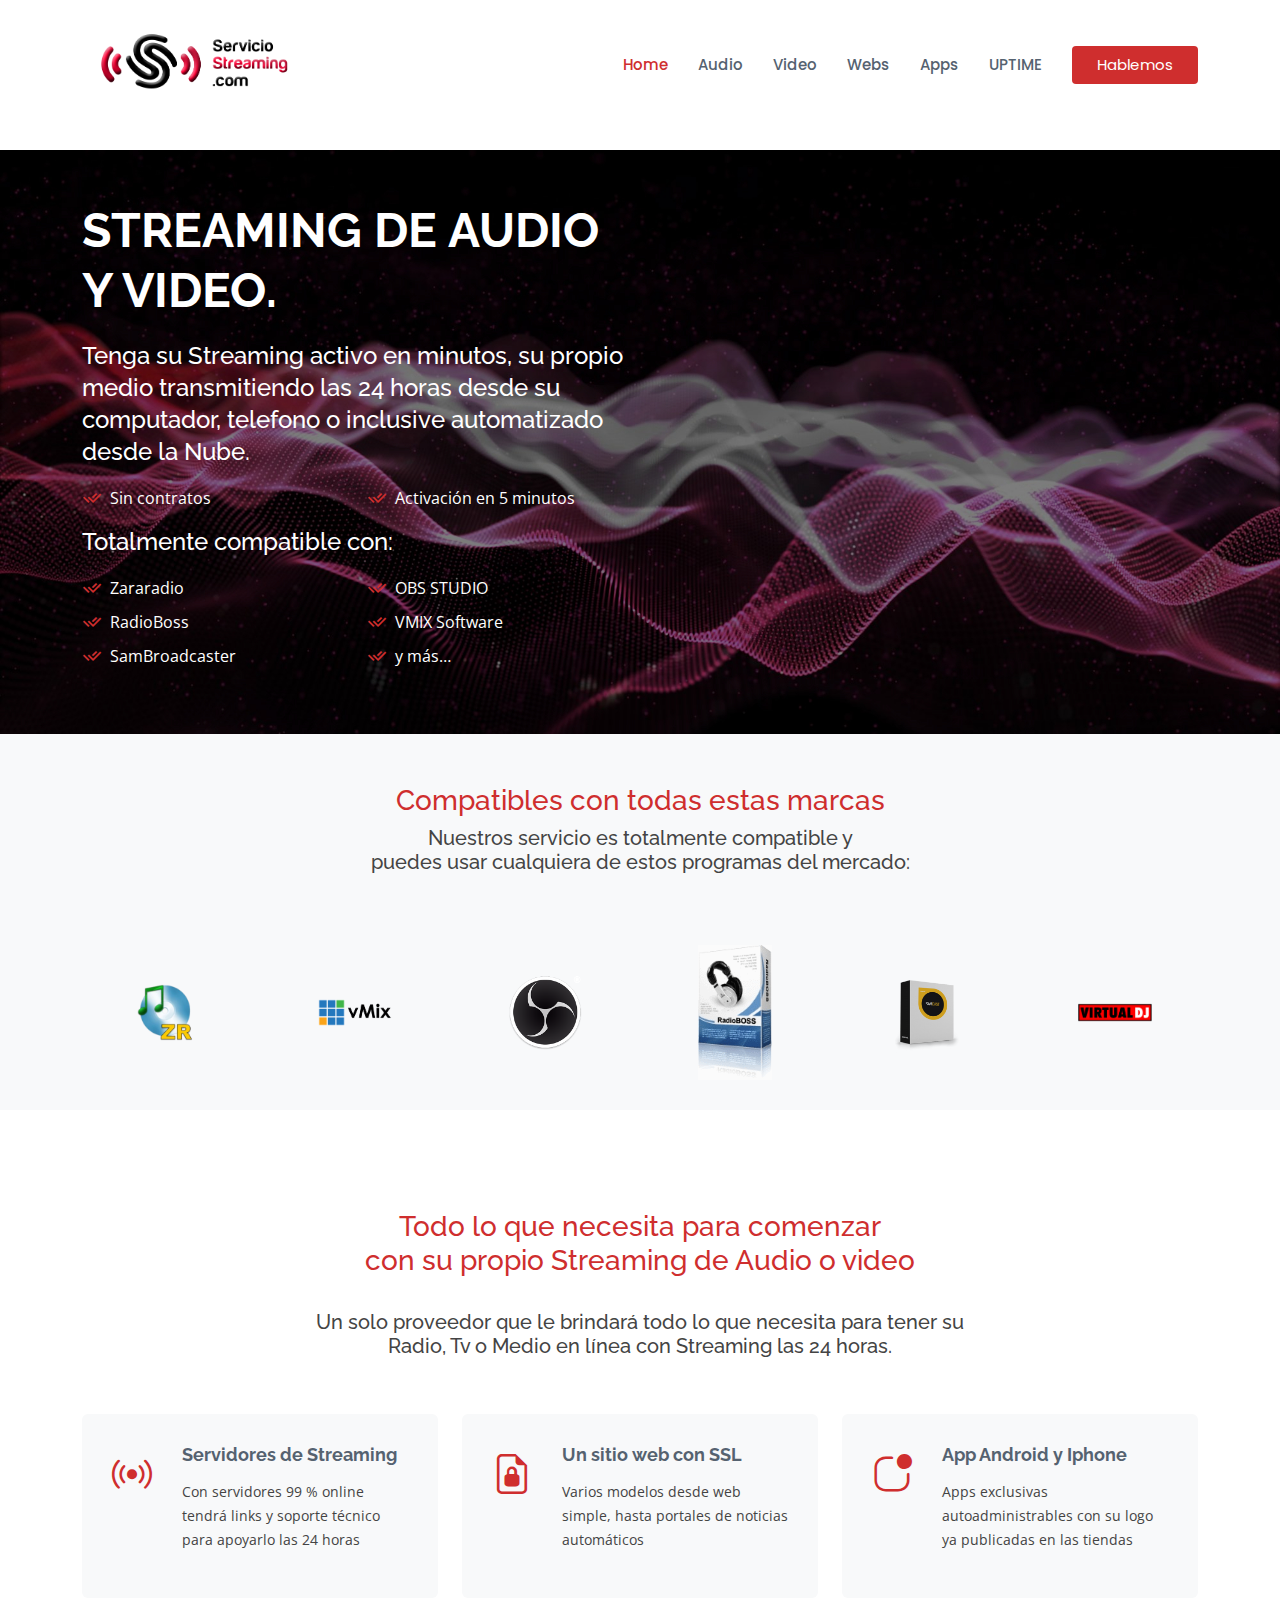
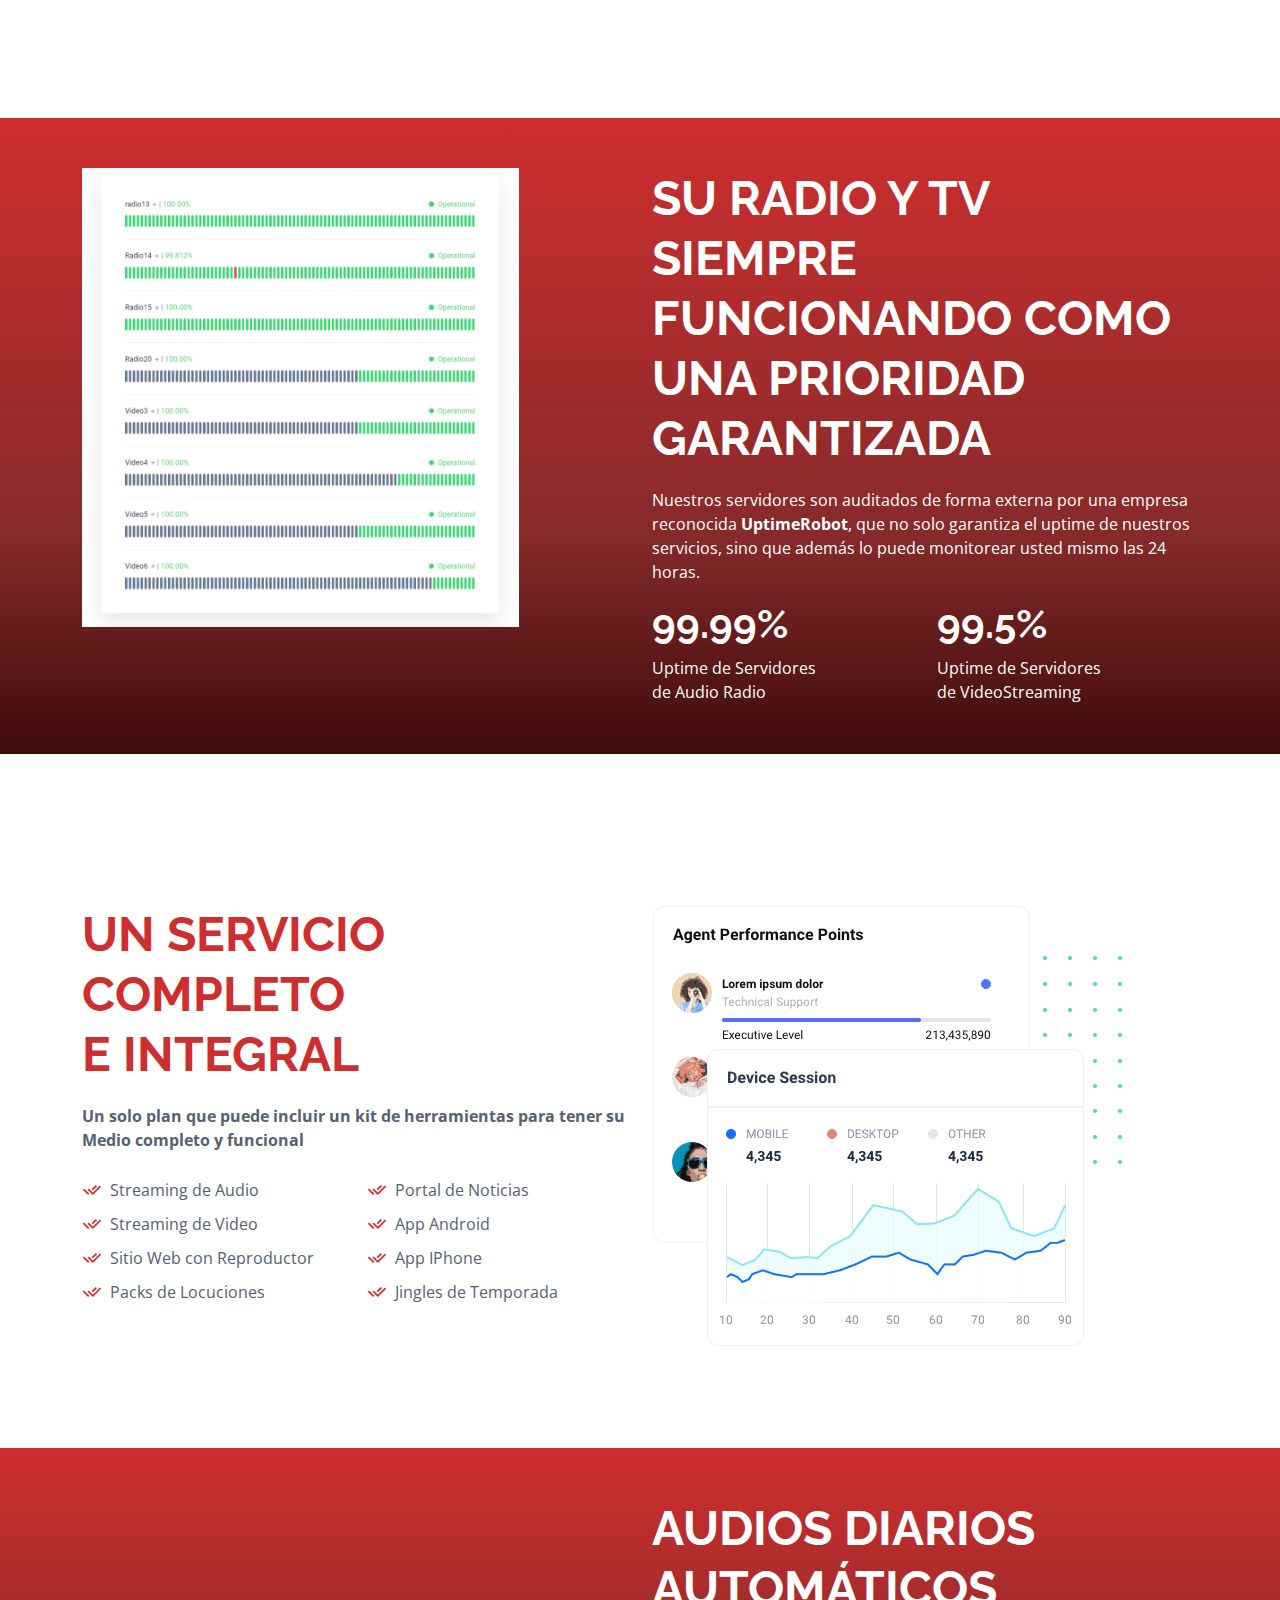
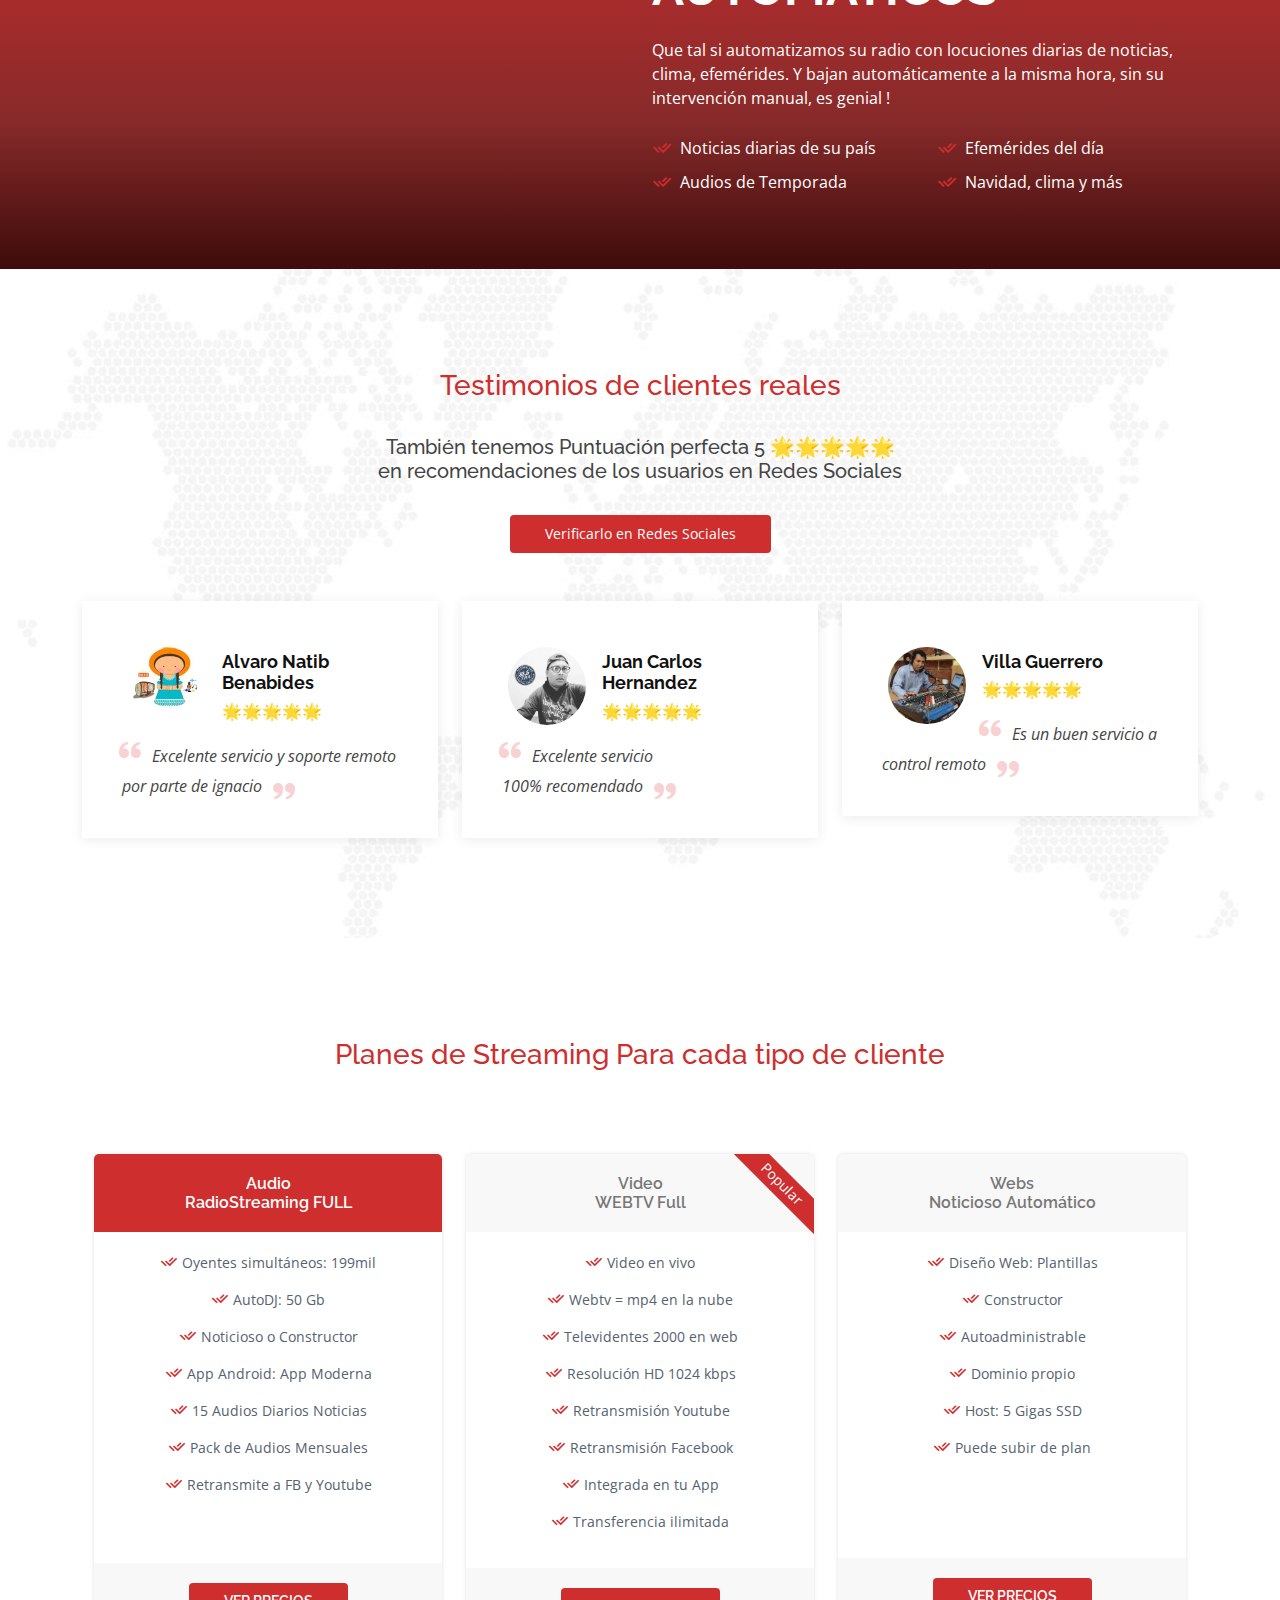
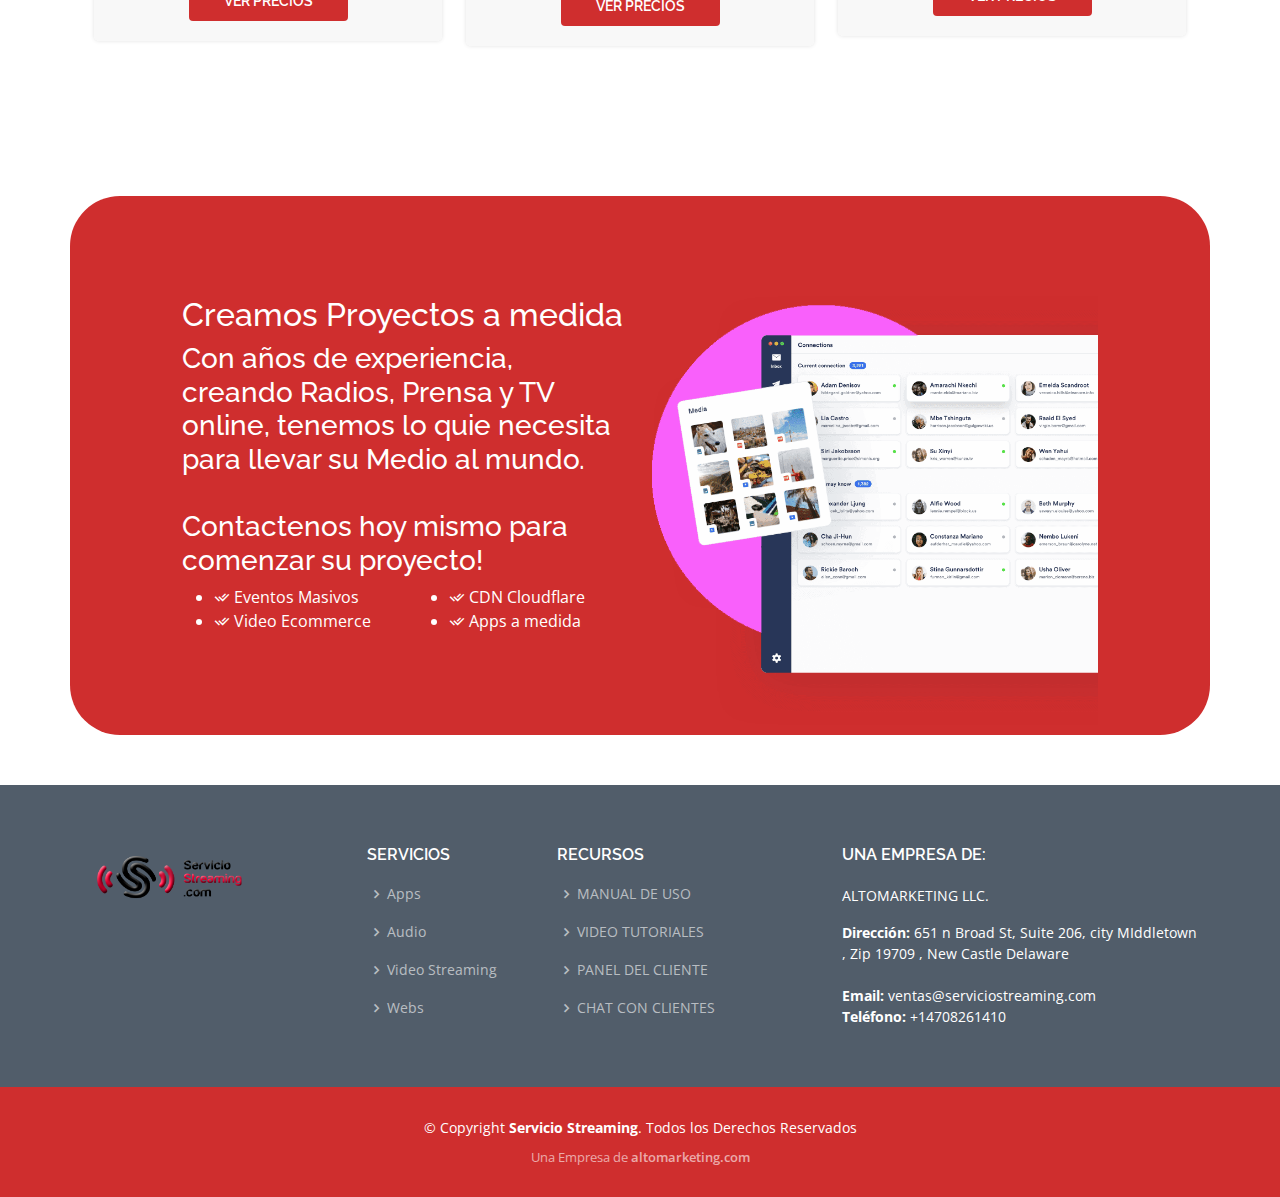
<file: index.html>
<!DOCTYPE html>
<html lang="en">

<head>
  <meta charset="utf-8">
  <meta content="width=device-width, initial-scale=1.0" name="viewport">

  <title>Servicio Streaming</title>
  <meta content="" name="description">
  <meta content="" name="keywords">

  <!-- Favicons -->
  <link href="assets/img/favicon.png" rel="icon">
  <link href="assets/img/apple-touch-icon.png" rel="apple-touch-icon">

  <!-- Google Fonts -->
  <link href="https://fonts.googleapis.com/css?family=Open+Sans:300,300i,400,400i,600,600i,700,700i|Raleway:300,300i,400,400i,500,500i,600,600i,700,700i|Poppins:300,300i,400,400i,500,500i,600,600i,700,700i" rel="stylesheet">

  <!-- Vendor CSS Files -->
  <link href="assets/vendor/animate.css/animate.min.css" rel="stylesheet">
  <link href="assets/vendor/bootstrap/css/bootstrap.min.css" rel="stylesheet">
  <link href="assets/vendor/bootstrap-icons/bootstrap-icons.css" rel="stylesheet">
  <link href="assets/vendor/boxicons/css/boxicons.min.css" rel="stylesheet">
  <link href="assets/vendor/glightbox/css/glightbox.min.css" rel="stylesheet">
  <link href="assets/vendor/remixicon/remixicon.css" rel="stylesheet">
  <link href="assets/vendor/swiper/swiper-bundle.min.css" rel="stylesheet">

  <!-- Template Main CSS File -->
  <link href="assets/css/style.css" rel="stylesheet">

<style>
.about {
background-image: url("assets/img/15439.jpg");
background-repeat: no-repeat;
background-position: center;
background-size: cover;
}

.testimonials {
background-image: url("assets/img/map.png");
background-repeat: no-repeat;
background-position: center;
background-size: cover;
}

#proyect {
background-color:#cf2e2e;padding:100px 100px 10px 100px;border-radius:50px;
}

@media screen and (max-width: 400px) {
 #proyect {
background-color:#cf2e2e;
padding:50px 10px 50px 10px;
border-radius:25px;
margin:20px;
}
}
</style>
</head>

<body>

  <!-- ======= Header ======= -->
  <header id="header" class="fixed-top d-flex align-items-center">
    <div class="container d-flex align-items-center">

    <!--  <h1 class="logo me-auto"><a href="index.html">Sailor</a></h1>
       Uncomment below if you prefer to use an image logo -->
       <a href="index.html" class="logo me-auto"><img src="assets/img/logo.png" alt="" class="img-fluid"></a>

      <nav id="navbar" class="navbar">
        <ul>
       

        <!--    <li class="dropdown"><a href="#"><span>About</span> <i class="bi bi-chevron-down"></i></a>
            <ul>
              <li><a href="about.html">About</a></li>
              <li><a href="team.html">Team</a></li>
              <li><a href="testimonials.html">Testimonials</a></li>

            <li class="dropdown"><a href="#"><span>Deep Drop Down</span> <i class="bi bi-chevron-right"></i></a>
                <ul>
                  <li><a href="#">Deep Drop Down 1</a></li>
                  <li><a href="#">Deep Drop Down 2</a></li>
                  <li><a href="#">Deep Drop Down 3</a></li>
                  <li><a href="#">Deep Drop Down 4</a></li>
                  <li><a href="#">Deep Drop Down 5</a></li>
                </ul>
              </li>
            </ul>
          </li>-->
		     <li><a href="index.html" class="active">Home</a></li>
          <li><a href="services.html">Audio</a></li>
          <li><a href="portfolio.html">Video</a></li>
          <li><a href="pricing.html">Webs</a></li>
          <li><a href="blog.html">Apps</a></li>
          <li><a href="contact.html">UPTIME</a></li>
          <li><a href="index.html" class="getstarted">Hablemos</a></li>
        </ul>
        <i class="bi bi-list mobile-nav-toggle"></i>
      </nav><!-- .navbar -->

    </div>
  </header><!-- End Header -->

  <!-- ======= Hero Section ======= -->
 <!-- <section id="hero">
    <div id="heroCarousel" data-bs-interval="5000" class="carousel slide carousel-fade" data-bs-ride="carousel">

      <ol class="carousel-indicators" id="hero-carousel-indicators"></ol>

      <div class="carousel-inner" role="listbox">

   
        <div class="carousel-item active" style="background-image: url(assets/img/slide/slide-1.jpg)">
          <div class="carousel-container">
            <div class="container">
              <h2 class="animate__animated animate__fadeInDown">Welcome to <span>Sailor</span></h2>
              <p class="animate__animated animate__fadeInUp">Ut velit est quam dolor ad a aliquid qui aliquid. Sequi ea ut et est quaerat sequi nihil ut aliquam. Occaecati alias dolorem mollitia ut. Similique ea voluptatem. Esse doloremque accusamus repellendus deleniti vel. Minus et tempore modi architecto.</p>
              <a href="#about" class="btn-get-started animate__animated animate__fadeInUp scrollto">Read More</a>
            </div>
          </div>
        </div>

      
        <div class="carousel-item" style="background-image: url(assets/img/slide/slide-2.jpg)">
          <div class="carousel-container">
            <div class="container">
              <h2 class="animate__animated animate__fadeInDown">Lorem Ipsum Dolor</h2>
              <p class="animate__animated animate__fadeInUp">Ut velit est quam dolor ad a aliquid qui aliquid. Sequi ea ut et est quaerat sequi nihil ut aliquam. Occaecati alias dolorem mollitia ut. Similique ea voluptatem. Esse doloremque accusamus repellendus deleniti vel. Minus et tempore modi architecto.</p>
              <a href="#about" class="btn-get-started animate__animated animate__fadeInUp scrollto">Read More</a>
            </div>
          </div>
        </div>

    
        <div class="carousel-item" style="background-image: url(assets/img/slide/slide-3.jpg)">
          <div class="carousel-container">
            <div class="container">
              <h2 class="animate__animated animate__fadeInDown">Sequi ea ut et est quaerat</h2>
              <p class="animate__animated animate__fadeInUp">Ut velit est quam dolor ad a aliquid qui aliquid. Sequi ea ut et est quaerat sequi nihil ut aliquam. Occaecati alias dolorem mollitia ut. Similique ea voluptatem. Esse doloremque accusamus repellendus deleniti vel. Minus et tempore modi architecto.</p>
              <a href="#about" class="btn-get-started animate__animated animate__fadeInUp scrollto">Read More</a>
            </div>
          </div>
        </div>

      </div>

      <a class="carousel-control-prev" href="#heroCarousel" role="button" data-bs-slide="prev">
        <span class="carousel-control-prev-icon bi bi-chevron-left" aria-hidden="true"></span>
      </a>

      <a class="carousel-control-next" href="#heroCarousel" role="button" data-bs-slide="next">
        <span class="carousel-control-next-icon bi bi-chevron-right" aria-hidden="true"></span>
      </a>

    </div>
  </section><!-- End Hero -->

  <main id="main">

    <!-- ======= About Section ======= -->
    <section style="margin-top: 150px;" id="about" class="about">
      <div class="container">

        <div class="row content">
          <div class="col-lg-6">
            <h2 style="color:#fff;">Streaming de Audio y Video.</h2>
            <h3 style="color:#fff;">Tenga su Streaming activo en minutos, su propio medio transmitiendo las 24 horas desde su computador, telefono o inclusive automatizado desde la Nube.</h3>
			 <div class="row">
		
            <div class="col-md-6">  <ul> 	 <li style="color:#fff;"><i class="ri-check-double-line"></i> Sin contratos</li>  </ul> </div>
             <div class="col-md-6"> <ul>   <li style="color:#fff;"><i class="ri-check-double-line"></i> Activación en 5 minutos</li>  </ul> </div>
                     
					   </div>
					    <h3 style="color:#fff;">Totalmente compatible con:</h3>
						 <div class="row">
						  <div class="col-md-6">
						   <ul>
              <li style="color:#fff;"><i class="ri-check-double-line"></i> Zararadio</li>
              <li style="color:#fff;"><i class="ri-check-double-line"></i> RadioBoss</li>
			    <li style="color:#fff;"><i class="ri-check-double-line"></i> SamBroadcaster</li>
                       </ul>
					   </div>
					     <div class="col-md-6">
					      <ul>
              <li style="color:#fff;"><i class="ri-check-double-line"></i> OBS STUDIO</li>
              <li style="color:#fff;"><i class="ri-check-double-line"></i> VMIX Software</li>
			    <li style="color:#fff;"><i class="ri-check-double-line"></i> y más…</li>
                       </ul>
					   </div>
					    </div>
          </div>
          <div class="col-lg-6 pt-4 pt-lg-0">
      <iframe width="100%" height="315" src="https://www.youtube.com/embed/xJ_OL1JPURo?si=X8xnTfU4HBpKIpSF" title="YouTube video player" frameborder="0" allow="accelerometer; autoplay; clipboard-write; encrypted-media; gyroscope; picture-in-picture; web-share" referrerpolicy="strict-origin-when-cross-origin" allowfullscreen></iframe>
          </div>
        </div>

      </div>
    </section><!-- End About Section -->

    <!-- ======= Clients Section ======= -->
    <section id="clients" class="clients section-bg" style="padding-top:50px;">
      <div class="container">
<h3 style="text-align:center;color:#cf2e2e;">Compatibles con todas estas marcas</h3>
            <h5 style="text-align:center;">Nuestros servicio es totalmente compatible y<br/> puedes usar cualquiera de estos programas del mercado:</h5><br/><br/>
        <div class="row">

          <div class="col-lg-2 col-md-4 col-6 d-flex align-items-center justify-content-center">
            <img src="assets/img/zr.webp" class="img-fluid" alt="">
          </div>

              <div class="col-lg-2 col-md-4 col-6 d-flex align-items-center justify-content-center">
            <img src="assets/img/vmix.png" class="img-fluid" alt="">
          </div>

          <div class="col-lg-2 col-md-4 col-6 d-flex align-items-center justify-content-center">
            <img src="assets/img/obs.png" class="img-fluid" alt="">
          </div>

          <div class="col-lg-2 col-md-4 col-6 d-flex align-items-center justify-content-center">
            <img src="assets/img/radioboss.gif" class="img-fluid" alt="">
          </div>

          <div class="col-lg-2 col-md-4 col-6 d-flex align-items-center justify-content-center">
            <img src="assets/img/sb.png" class="img-fluid" alt="">
          </div>

          <div class="col-lg-2 col-md-4 col-6 d-flex align-items-center justify-content-center">
            <img src="assets/img/vdj.jpg" class="img-fluid" alt="">
          </div>
		  
		

        </div>

      </div>
    </section><!-- End Clients Section -->

    <!-- ======= Services Section ======= -->
    <section id="services" class="services" style="margin-top:50px;">
      <div class="container">
 <h3 style="text-align:center;color:#cf2e2e;">Todo lo que necesita para comenzar <br/>con su propio Streaming de Audio o video</h3><br/>
            <h5 style="text-align:center;">Un solo proveedor que le brindará todo lo que necesita para tener su <br/> Radio, Tv o Medio en línea con Streaming las 24 horas.</h5><br/><br/>
        <div class="row">
          <div class="col-md-4 mt-3 mt-md-0">
            <div class="icon-box">
              <i class="bi bi-broadcast"></i>
              <h4><a href="#">Servidores de Streaming</a></h4>
              <p>Con servidores 99 % online tendrá links y soporte técnico para apoyarlo las 24 horas</p>
            </div>
          </div>
          <div class="col-md-4 mt-3 mt-md-0">
            <div class="icon-box">
              <i class="bi bi-file-earmark-lock2"></i>
              <h4><a href="#">Un sitio web con SSL</a></h4>
              <p>Varios modelos desde web simple, hasta portales de noticias automáticos</p>
            </div>
          </div>
          <div class="col-md-4 mt-3 mt-md-0">
            <div class="icon-box">
              <i class="bi bi-app-indicator"></i>
              <h4><a href="#">App Android y Iphone</a></h4>
              <p>Apps exclusivas autoadministrables con su logo ya publicadas en las tiendas</p>
            </div>
          </div>
      
        
        </div>

      </div>
    </section><!-- End Services Section -->
	
	 <!-- ======= About Section ======= -->
    <section style="margin-top: 50px;  background: rgb(62,11,11);
background: linear-gradient(0deg, rgba(62,11,11,1) 0%, rgba(135,42,42,1) 35%, rgba(207,46,46,1) 100%);  " class="about">
      <div class="container">

        <div class="row content">
		  <div class="col-lg-6 pt-4 pt-lg-0">
     <img style="width:80%;" src="assets/img/radios-975x1024.png" />
          </div>
          <div class="col-lg-6">
           
			 <div class="row">
		<h2 style="color:#fff;">Su Radio y TV siempre funcionando como una prioridad garantizada</h2>
		<p style="color:#fff;">Nuestros servidores son auditados de forma externa por una empresa reconocida <a style="color:#fff;" target="_blank" href="https://stats.uptimerobot.com/kw225UnE0X"><strong>UptimeRobot</strong></a>, que no solo garantiza el uptime de nuestros servicios, sino que además lo puede monitorear usted mismo las 24 horas.</p>
            <div class="col-md-6"> <h1 style="color:#fff;"><strong>99.99%</strong></h1>​<span style="color:#fff;">Uptime de Servidores<br/>de Audio Radio</span></div>
            <div class="col-md-6"> <h1 style="color:#fff;"><strong>99.5%​</strong> </h1>​​<span style="color:#fff;">Uptime de Servidores<br/>de VideoStreaming</span></div>
                     
					   </div>
				
          </div>
        
        </div>

      </div>
    </section><!-- End About Section -->
	
	 <!-- ======= About Section ======= -->
    <section style="margin-top: 100px;background:none;" id="about" class="about">
      <div class="container">

        <div class="row content">
          <div class="col-lg-6">
            <h2 style="color:#cf2e2e;">Un servicio completo<br/> e integral</h2>
            <p style="color:#556270;"><strong>Un solo plan que puede incluir un kit de herramientas para tener su Medio completo y funcional</strong></p>
			 <div class="row">
		
            <div class="col-md-6"> 
			<ul> 
			<li style="color:#556270;"><i class="ri-check-double-line"></i> Streaming de Audio</li> 
 <li style="color:#556270;"><i class="ri-check-double-line"></i> Streaming de Video</li> 		
			<li style="color:#556270;"><i class="ri-check-double-line"></i> Sitio Web con Reproductor</li> 
 <li style="color:#556270;"><i class="ri-check-double-line"></i> Packs de Locuciones</li>  
 </ul>
 </div>
             <div class="col-md-6"> <ul> 
					<li style="color:#556270;"><i class="ri-check-double-line"></i> Portal de Noticias</li> 
 <li style="color:#556270;"><i class="ri-check-double-line"></i> App Android</li> 		
			<li style="color:#556270;"><i class="ri-check-double-line"></i> App IPhone</li> 
 <li style="color:#556270;"><i class="ri-check-double-line"></i> Jingles de Temporada</li>  
			 </ul>
			 </div>
                     
					   </div>
					
          </div>
          <div class="col-lg-6 pt-4 pt-lg-0">
      <img style="min-width: 250px;  max-width: 477px;width:100%;"  src="assets/img/agent-device.png" />
          </div>
        </div>

      </div>
    </section><!-- End About Section -->
	
	
		 <!-- ======= About Section ======= -->
    <section style="margin-top: 50px;  background: rgb(62,11,11);
background: linear-gradient(0deg, rgba(62,11,11,1) 0%, rgba(135,42,42,1) 35%, rgba(207,46,46,1) 100%);  " class="about">
      <div class="container">

        <div class="row content">
		  <div class="col-lg-6 pt-4 pt-lg-0">
  <iframe width="100%" height="315" src="https://www.youtube.com/embed/Rl543gAHhwc?si=tMTN5QMubqsrzlTa" title="YouTube video player" frameborder="0" allow="accelerometer; autoplay; clipboard-write; encrypted-media; gyroscope; picture-in-picture; web-share" referrerpolicy="strict-origin-when-cross-origin" allowfullscreen></iframe>
          </div>
          <div class="col-lg-6">
           
			 <div class="row">
		<h2 style="color:#fff;">Audios Diarios Automáticos​</h2>
		<p style="color:#fff;">Que tal si automatizamos su radio con locuciones diarias de noticias, clima, efemérides. Y bajan automáticamente a la misma hora, sin su intervención manual, es genial !</p>
           <div class="col-md-6"> <ul> 
					<li style="color:#556270;"><i class="ri-check-double-line"></i> <span style="color:#fff;">Noticias diarias de su país</span> </li> 
 <li style="color:#556270;"><i class="ri-check-double-line"></i>  <span style="color:#fff;">Audios de Temporada</span> </li> 		
						 </ul>
			 </div>
             <div class="col-md-6"> <ul> 
					<li style="color:#556270;"><i class="ri-check-double-line"></i> <span style="color:#fff;"> Efemérides del día</span> </li> 
 <li style="color:#556270;"><i class="ri-check-double-line"></i>  <span style="color:#fff;">Navidad, clima y más</span> </li> 		
					 </ul>
			 </div>
                     
					   </div>
				
          </div>
        
        </div>

      </div>
    </section><!-- End About Section -->
	
	
	    <!-- ======= Services Section ======= -->
   <section id="testimonials" class="testimonials" >
      <div class="container" style="padding-top:50px;padding-bottom:50px;">
 <h3 style="text-align:center;color:#cf2e2e;">Testimonios de clientes reales</h3><br/>
            <h5 style="text-align:center;">También tenemos Puntuación perfecta 5 🌟🌟🌟🌟🌟<br/>
en recomendaciones de los usuarios en Redes Sociales</h5><br/>
<div class="btn-wrap" style="text-align: center;"><a href="#" style="background: #cf2e2e;
  display: inline-block;
  padding: 8px 35px 9px 35px;
  border-radius: 4px;
  color: #fff;
  transition: none;
  font-size: 14px;
  font-weight: 400;
  font-family: "Raleway", sans-serif;
  font-weight: 600;">Verificarlo en Redes Sociales</a></div>
<br/><br/>
        <div class="row">
          <div class="col-lg-4">
            <div class="testimonial-item">
              <img src="assets/img/testimonials/alvaro.jpg" class="testimonial-img" alt="">
              <h3>Alvaro Natib Benabides</h3>
			  🌟🌟🌟🌟🌟
                           <p>
                <i class="bx bxs-quote-alt-left quote-icon-left"></i>
              Excelente servicio y soporte remoto por parte de ignacio
                <i class="bx bxs-quote-alt-right quote-icon-right"></i>
              </p>
            </div>
          </div>
		  
		  
          <div class="col-lg-4">
            <div class="testimonial-item mt-4 mt-lg-0">
              <img src="assets/img/testimonials/juan.jpg" class="testimonial-img" alt="">
              <h3>Juan Carlos Hernandez</h3>
			  🌟🌟🌟🌟🌟
                          <p>
                <i class="bx bxs-quote-alt-left quote-icon-left"></i>
               Excelente servicio <br/>100% recomendado
                <i class="bx bxs-quote-alt-right quote-icon-right"></i>
              </p>
            </div>
          </div>

          <div class="col-lg-4">
            <div class="testimonial-item ">
              <img src="assets/img/testimonials/villa.jpg" class="testimonial-img" alt="">
              <h3>Villa Guerrero</h3>
			  🌟🌟🌟🌟🌟
                           <p>
                <i class="bx bxs-quote-alt-left quote-icon-left"></i>
              Es un buen servicio a control remoto 
                <i class="bx bxs-quote-alt-right quote-icon-right"></i>
              </p>
            </div>
          </div>
      
        
        </div>

      </div>
    </section><!-- End Services Section -->
	
	
	 <section id="testimonials" class="" >
      <div class="container" style="padding-top:50px;padding-bottom:50px;">
 <h3 style="text-align:center;color:#cf2e2e;">Planes de Streaming Para cada tipo de cliente</h3><br/>
           
<section id="pricing" class="pricing">

      <div class="container">

        <div class="row">

       

          <div class="col-lg-4 col-md-4 mt-3 mt-md-0">
            <div class="box featured">
              <h3>Audio
<br/>
RadioStreaming FULL</h3>
           <!--   <h4><sup>$</sup>19<span> / month</span></h4>-->
              <ul>
               	<li style="color:#556270;"><i class="ri-check-double-line"></i>Oyentes simultáneos: 199mil</li>
              	<li style="color:#556270;"><i class="ri-check-double-line"></i>AutoDJ: 50 Gb</li>
               	<li style="color:#556270;"><i class="ri-check-double-line"></i>Noticioso o Constructor</li>
               	<li style="color:#556270;"><i class="ri-check-double-line"></i>App Android: App Moderna</li>
				<li style="color:#556270;"><i class="ri-check-double-line"></i>15 Audios Diarios Noticias</li>
				<li style="color:#556270;"><i class="ri-check-double-line"></i>Pack de Audios Mensuales</li>
				<li style="color:#556270;"><i class="ri-check-double-line"></i>Retransmite a FB y Youtube</li>
									<li style="color:#556270;"></li>
											<li style="color:#556270;"></li>
									            <!--    <li class="na">Massa ultricies mi</li>-->
              </ul>
              <div class="btn-wrap">
                <a href="#" class="btn-buy">VER PRECIOS</a>
              </div>
            </div>
          </div>

    

          <div class="col-lg-4 col-md-4 mt-3 mt-lg-0">
            <div class="box">
              <span class="advanced">Popular</span>
              <h3>Video
<br/>
WEBTV Full</h3>
               <!--   <h4><sup>$</sup>19<span> / month</span></h4>-->
           <ul>
               	<li style="color:#556270;"><i class="ri-check-double-line"></i>Video en vivo</li>
              	<li style="color:#556270;"><i class="ri-check-double-line"></i>Webtv = mp4 en la nube</li>
               	<li style="color:#556270;"><i class="ri-check-double-line"></i>Televidentes 2000 en web</li>
               	<li style="color:#556270;"><i class="ri-check-double-line"></i>Resolución HD 1024 kbps</li>
				<li style="color:#556270;"><i class="ri-check-double-line"></i>Retransmisión Youtube</li>
				<li style="color:#556270;"><i class="ri-check-double-line"></i>Retransmisión Facebook</li>
				<li style="color:#556270;"><i class="ri-check-double-line"></i>Integrada en tu App</li>
					<li style="color:#556270;"><i class="ri-check-double-line"></i>Transferencia ilimitada</li>
            <!--    <li class="na">Massa ultricies mi</li>-->
              </ul>
              <div class="btn-wrap">
                <a href="#" class="btn-buy">VER PRECIOS</a>
              </div>
            </div>
          </div>
		  
		        <div class="col-lg-4 col-md-4 mt-3 mt-lg-0">
            <div class="box">
              <h3>Webs
<br/>
Noticioso Automático</h3>
               <!--   <h4><sup>$</sup>19<span> / month</span></h4>-->
            <ul>
               	<li style="color:#556270;"><i class="ri-check-double-line"></i>Diseño Web: Plantillas</li>
              	<li style="color:#556270;"><i class="ri-check-double-line"></i>Constructor</li>
               	<li style="color:#556270;"><i class="ri-check-double-line"></i>Autoadministrable</li>
               	<li style="color:#556270;"><i class="ri-check-double-line"></i>Dominio propio</li>
				<li style="color:#556270;"><i class="ri-check-double-line"></i>Host: 5 Gigas SSD</li>
				<li style="color:#556270;"><i class="ri-check-double-line"></i>Puede subir de plan</li>
					<li style="color:#556270;"></li>
											<li style="color:#556270;"></li>
												<li style="color:#556270;"></li>
											<li style="color:#556270;"></li>
																            <!--    <li class="na">Massa ultricies mi</li>-->
              </ul>
              <div class="btn-wrap">
                <a href="#" class="btn-buy">VER PRECIOS</a>
              </div>
            </div>
          </div>

        </div>

      </div>
    </section><!-- End Pricing Section -->

      </div>
    </section><!-- End Services Section -->

    <!-- ======= About Section ======= -->
    <section  id="about" style="padding-top:0;">
      <div class="container">

        <div id="proyect" class="row content">
          <div class="col-lg-6">
            <h2 style="color:#fff;">Creamos Proyectos a medida</h2>
            <h3 style="color:#fff;">Con años de experiencia, creando Radios, Prensa y TV online, tenemos lo quie necesita para llevar su Medio al mundo.
<br/><br/>
Contactenos hoy mismo para comenzar su proyecto!</h3>
			
					  
						 <div class="row">
						  <div class="col-md-6">
						   <ul>
              <li style="color:#fff;"><i class="ri-check-double-line"></i> Eventos Masivos</li>
              <li style="color:#fff;"><i class="ri-check-double-line"></i> Video Ecommerce </li>
			   
                       </ul>
					   </div>
					     <div class="col-md-6">
					      <ul>
              <li style="color:#fff;"><i class="ri-check-double-line"></i> CDN Cloudflare</li>
              <li style="color:#fff;"><i class="ri-check-double-line"></i> Apps a medida</li>
			
                       </ul>
					   </div>
					    </div>
          </div>
          <div class="col-lg-6 pt-4 pt-lg-0">
     <img style="min-width: 250px;  max-width: 550px;width:100%;" src="assets/img/image-1-min.png" />
          </div>
        </div>

      </div>
    </section><!-- End About Section -->

  </main><!-- End #main -->

  <!-- ======= Footer ======= -->
  <footer id="footer">
    <div class="footer-top">
      <div  class="container">
        <div class="row">

          <div class="col-lg-3 col-md-6">
            <div class="footer-info">
               <a href="index.html" class="logo me-auto"><img style="height:70px;" src="assets/img/logo.png" alt="" class="img-fluid"></a>
                          <!-- <div class="social-links mt-3">
                <a href="#" class="twitter"><i class="bx bxl-twitter"></i></a>
                <a href="#" class="facebook"><i class="bx bxl-facebook"></i></a>
                <a href="#" class="instagram"><i class="bx bxl-instagram"></i></a>
                <a href="#" class="google-plus"><i class="bx bxl-skype"></i></a>
                <a href="#" class="linkedin"><i class="bx bxl-linkedin"></i></a>
              </div>-->
            </div>
          </div>

          <div class="col-lg-2 col-md-6 footer-links">
            <h4>SERVICIOS</h4>
            <ul>
              <li><i class="bx bx-chevron-right"></i> <a href="https://serviciostreaming.com/apps-para-radios/">Apps</a></li>
              <li><i class="bx bx-chevron-right"></i> <a href="https://serviciostreaming.com/radio-planes-de-streaming/">Audio</a></li>
              <li><i class="bx bx-chevron-right"></i> <a href="https://serviciostreaming.com/video-streaming-off/">Video Streaming</a></li>
              <li><i class="bx bx-chevron-right"></i> <a href="https://serviciostreaming.com/web-para-radios/">Webs</a></li>
                       </ul>
          </div>

          <div class="col-lg-3 col-md-6 footer-links">
            <h4>RECURSOS</h4>
            <ul>
              <li><i class="bx bx-chevron-right"></i> <a target="_blank" href="/manual/">MANUAL DE USO</a></li>
              <li><i class="bx bx-chevron-right"></i> <a target="_blank" href="https://www.youtube.com/@Altomarketing/playlists">VIDEO TUTORIALES</a></li>
              <li><i class="bx bx-chevron-right"></i> <a target="_blank" href="https://paneldecliente.com/">PANEL DEL CLIENTE</a></li>
              <li><i class="bx bx-chevron-right"></i> <a target="_blank" href="https://serviciostreaming.com/soporte/">CHAT CON CLIENTES</a></li>
                          </ul>
          </div>

        <div class="col-lg-4 col-md-6 footer-newsletter">
            <h4>UNA EMPRESA DE:</h4>
            <p>ALTOMARKETING LLC.</p>
  <strong> Dirección:</strong> 651 n Broad St, Suite 206, city MIddletown , Zip 19709 , New Castle Delaware <br><br>
   <strong>Email:</strong> ventas@serviciostreaming.com<br>            
			<strong>Teléfono:</strong> +14708261410<br>
                    </div>

        </div>
      </div>
    </div>

    <div  class="container">
      <div class="copyright">
        &copy; Copyright <strong><span>Servicio Streaming</span></strong>. Todos los Derechos Reservados
      </div>
      <div class="credits">
        <!-- All the links in the footer should remain intact. -->
        <!-- You can delete the links only if you purchased the pro version. -->
        <!-- Licensing information: https://bootstrapmade.com/license/ -->
        <!-- Purchase the pro version with working PHP/AJAX contact form: https://bootstrapmade.com/sailor-free-bootstrap-theme/ -->
        Una Empresa de <a target="_blank" href="https://altomarketing.com">altomarketing.com</a>
      </div>
    </div>
  </footer><!-- End Footer -->

  <a href="#" class="back-to-top d-flex align-items-center justify-content-center"><i class="bi bi-arrow-up-short"></i></a>

  <!-- Vendor JS Files -->
  <script src="assets/vendor/bootstrap/js/bootstrap.bundle.min.js"></script>
  <script src="assets/vendor/glightbox/js/glightbox.min.js"></script>
  <script src="assets/vendor/isotope-layout/isotope.pkgd.min.js"></script>
  <script src="assets/vendor/swiper/swiper-bundle.min.js"></script>
  <script src="assets/vendor/waypoints/noframework.waypoints.js"></script>
  <script src="assets/vendor/php-email-form/validate.js"></script>

  <!-- Template Main JS File -->
  <script src="assets/js/main.js"></script>

</body>

</html>
</file>
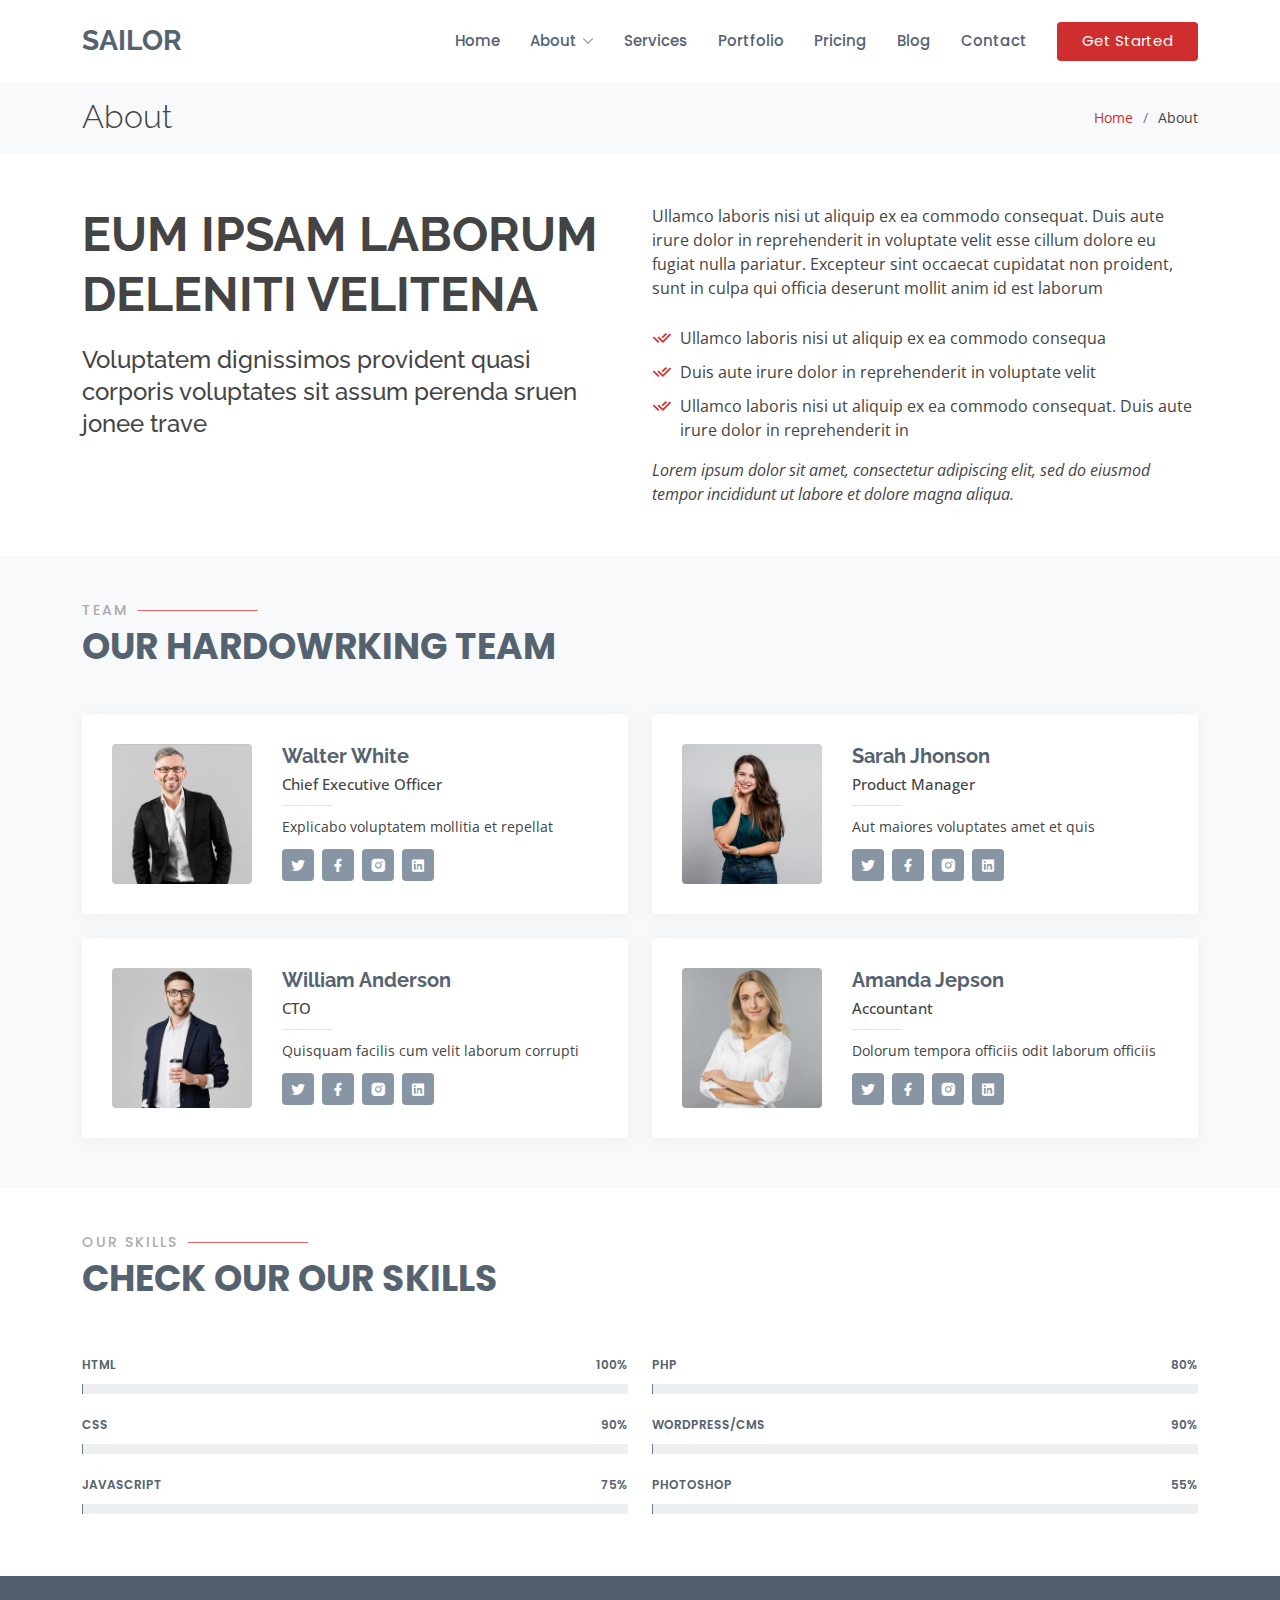
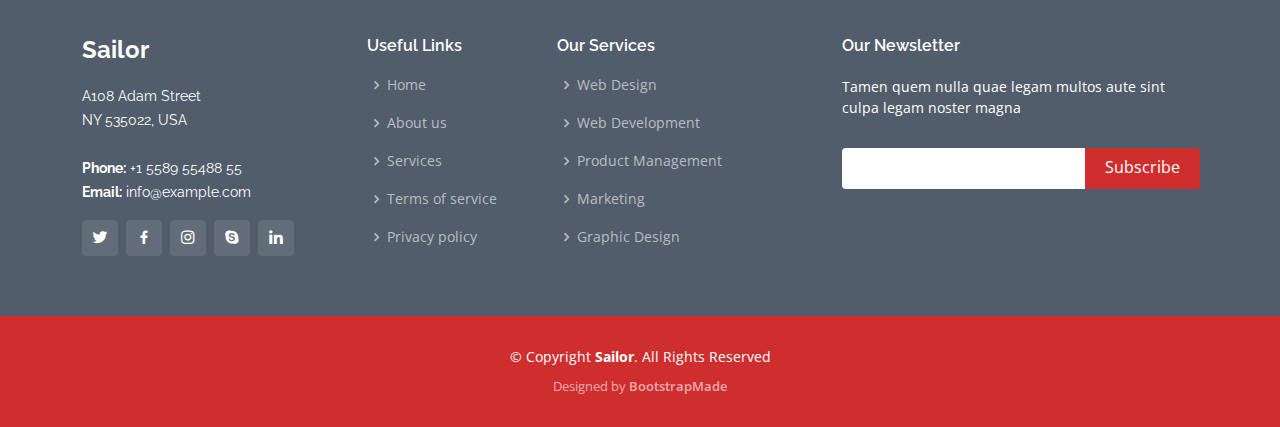
<file: about.html>
<!DOCTYPE html>
<html lang="en">

<head>
  <meta charset="utf-8">
  <meta content="width=device-width, initial-scale=1.0" name="viewport">

  <title>Radionube - sobre nosotros</title>
  <meta content="" name="description">
  <meta content="" name="keywords">

  <!-- Favicons -->
  <link href="assets/img/favicon.png" rel="icon">
  <link href="assets/img/apple-touch-icon.png" rel="apple-touch-icon">

  <!-- Google Fonts -->
  <link href="https://fonts.googleapis.com/css?family=Open+Sans:300,300i,400,400i,600,600i,700,700i|Raleway:300,300i,400,400i,500,500i,600,600i,700,700i|Poppins:300,300i,400,400i,500,500i,600,600i,700,700i" rel="stylesheet">

  <!-- Vendor CSS Files -->
  <link href="assets/vendor/animate.css/animate.min.css" rel="stylesheet">
  <link href="assets/vendor/bootstrap/css/bootstrap.min.css" rel="stylesheet">
  <link href="assets/vendor/bootstrap-icons/bootstrap-icons.css" rel="stylesheet">
  <link href="assets/vendor/boxicons/css/boxicons.min.css" rel="stylesheet">
  <link href="assets/vendor/glightbox/css/glightbox.min.css" rel="stylesheet">
  <link href="assets/vendor/remixicon/remixicon.css" rel="stylesheet">
  <link href="assets/vendor/swiper/swiper-bundle.min.css" rel="stylesheet">

  <!-- Template Main CSS File -->
  <link href="assets/css/style.css" rel="stylesheet">

  <!-- =======================================================
  * Template Name: Sailor
  * Template URL: https://bootstrapmade.com/sailor-free-bootstrap-theme/
  * Updated: Mar 17 2024 with Bootstrap v5.3.3
  * Author: BootstrapMade.com
  * License: https://bootstrapmade.com/license/
  ======================================================== -->
</head>

<body>

  <!-- ======= Header ======= -->
  <header id="header" class="fixed-top d-flex align-items-center">
    <div class="container d-flex align-items-center">

      <h1 class="logo me-auto"><a href="index.html">Sailor</a></h1>
      <!-- Uncomment below if you prefer to use an image logo -->
      <!-- <a href="index.html" class="logo me-auto"><img src="assets/img/logo.png" alt="" class="img-fluid"></a>-->

      <nav id="navbar" class="navbar">
        <ul>
          <li><a href="index.html">Home</a></li>

          <li class="dropdown"><a href="#"><span>About</span> <i class="bi bi-chevron-down"></i></a>
            <ul>
              <li><a href="about.html" class="active">About</a></li>
              <li><a href="team.html">Team</a></li>
              <li><a href="testimonials.html">Testimonials</a></li>

              <li class="dropdown"><a href="#"><span>Deep Drop Down</span> <i class="bi bi-chevron-right"></i></a>
                <ul>
                  <li><a href="#">Deep Drop Down 1</a></li>
                  <li><a href="#">Deep Drop Down 2</a></li>
                  <li><a href="#">Deep Drop Down 3</a></li>
                  <li><a href="#">Deep Drop Down 4</a></li>
                  <li><a href="#">Deep Drop Down 5</a></li>
                </ul>
              </li>
            </ul>
          </li>
          <li><a href="services.html">Services</a></li>
          <li><a href="portfolio.html">Portfolio</a></li>
          <li><a href="pricing.html">Pricing</a></li>
          <li><a href="blog.html">Blog</a></li>

          <li><a href="contact.html">Contact</a></li>
          <li><a href="index.html" class="getstarted">Get Started</a></li>
        </ul>
        <i class="bi bi-list mobile-nav-toggle"></i>
      </nav><!-- .navbar -->

    </div>
  </header><!-- End Header -->

  <main id="main">

    <!-- ======= Breadcrumbs ======= -->
    <section id="breadcrumbs" class="breadcrumbs">
      <div class="container">

        <div class="d-flex justify-content-between align-items-center">
          <h2>About</h2>
          <ol>
            <li><a href="index.html">Home</a></li>
            <li>About</li>
          </ol>
        </div>

      </div>
    </section><!-- End Breadcrumbs -->

    <!-- ======= About Section ======= -->
    <section id="about" class="about">
      <div class="container">

        <div class="row content">
          <div class="col-lg-6">
            <h2>Eum ipsam laborum deleniti velitena</h2>
            <h3>Voluptatem dignissimos provident quasi corporis voluptates sit assum perenda sruen jonee trave</h3>
          </div>
          <div class="col-lg-6 pt-4 pt-lg-0">
            <p>
              Ullamco laboris nisi ut aliquip ex ea commodo consequat. Duis aute irure dolor in reprehenderit in voluptate
              velit esse cillum dolore eu fugiat nulla pariatur. Excepteur sint occaecat cupidatat non proident, sunt in
              culpa qui officia deserunt mollit anim id est laborum
            </p>
            <ul>
              <li><i class="ri-check-double-line"></i> Ullamco laboris nisi ut aliquip ex ea commodo consequa</li>
              <li><i class="ri-check-double-line"></i> Duis aute irure dolor in reprehenderit in voluptate velit</li>
              <li><i class="ri-check-double-line"></i> Ullamco laboris nisi ut aliquip ex ea commodo consequat. Duis aute irure dolor in reprehenderit in</li>
            </ul>
            <p class="fst-italic">
              Lorem ipsum dolor sit amet, consectetur adipiscing elit, sed do eiusmod tempor incididunt ut labore et dolore
              magna aliqua.
            </p>
          </div>
        </div>

      </div>
    </section><!-- End About Section -->

    <!-- ======= Team Section ======= -->
    <section id="team" class="team section-bg">
      <div class="container">

        <div class="section-title">
          <h2>Team</h2>
          <p>Our Hardowrking Team</p>
        </div>

        <div class="row">

          <div class="col-lg-6">
            <div class="member d-flex align-items-start">
              <div class="pic"><img src="assets/img/team/team-1.jpg" class="img-fluid" alt=""></div>
              <div class="member-info">
                <h4>Walter White</h4>
                <span>Chief Executive Officer</span>
                <p>Explicabo voluptatem mollitia et repellat</p>
                <div class="social">
                  <a href=""><i class="ri-twitter-fill"></i></a>
                  <a href=""><i class="ri-facebook-fill"></i></a>
                  <a href=""><i class="ri-instagram-fill"></i></a>
                  <a href=""> <i class="ri-linkedin-box-fill"></i> </a>
                </div>
              </div>
            </div>
          </div>

          <div class="col-lg-6 mt-4 mt-lg-0">
            <div class="member d-flex align-items-start">
              <div class="pic"><img src="assets/img/team/team-2.jpg" class="img-fluid" alt=""></div>
              <div class="member-info">
                <h4>Sarah Jhonson</h4>
                <span>Product Manager</span>
                <p>Aut maiores voluptates amet et quis</p>
                <div class="social">
                  <a href=""><i class="ri-twitter-fill"></i></a>
                  <a href=""><i class="ri-facebook-fill"></i></a>
                  <a href=""><i class="ri-instagram-fill"></i></a>
                  <a href=""> <i class="ri-linkedin-box-fill"></i> </a>
                </div>
              </div>
            </div>
          </div>

          <div class="col-lg-6 mt-4">
            <div class="member d-flex align-items-start">
              <div class="pic"><img src="assets/img/team/team-3.jpg" class="img-fluid" alt=""></div>
              <div class="member-info">
                <h4>William Anderson</h4>
                <span>CTO</span>
                <p>Quisquam facilis cum velit laborum corrupti</p>
                <div class="social">
                  <a href=""><i class="ri-twitter-fill"></i></a>
                  <a href=""><i class="ri-facebook-fill"></i></a>
                  <a href=""><i class="ri-instagram-fill"></i></a>
                  <a href=""> <i class="ri-linkedin-box-fill"></i> </a>
                </div>
              </div>
            </div>
          </div>

          <div class="col-lg-6 mt-4">
            <div class="member d-flex align-items-start">
              <div class="pic"><img src="assets/img/team/team-4.jpg" class="img-fluid" alt=""></div>
              <div class="member-info">
                <h4>Amanda Jepson</h4>
                <span>Accountant</span>
                <p>Dolorum tempora officiis odit laborum officiis</p>
                <div class="social">
                  <a href=""><i class="ri-twitter-fill"></i></a>
                  <a href=""><i class="ri-facebook-fill"></i></a>
                  <a href=""><i class="ri-instagram-fill"></i></a>
                  <a href=""> <i class="ri-linkedin-box-fill"></i> </a>
                </div>
              </div>
            </div>
          </div>

        </div>

      </div>
    </section><!-- End Team Section -->

    <!-- ======= Our Skills Section ======= -->
    <section id="skills" class="skills">
      <div class="container">

        <div class="section-title">
          <h2>Our Skills</h2>
          <p>Check our Our Skills</p>
        </div>

        <div class="row skills-content">

          <div class="col-lg-6">

            <div class="progress">
              <span class="skill">HTML <i class="val">100%</i></span>
              <div class="progress-bar-wrap">
                <div class="progress-bar" role="progressbar" aria-valuenow="100" aria-valuemin="0" aria-valuemax="100"></div>
              </div>
            </div>

            <div class="progress">
              <span class="skill">CSS <i class="val">90%</i></span>
              <div class="progress-bar-wrap">
                <div class="progress-bar" role="progressbar" aria-valuenow="90" aria-valuemin="0" aria-valuemax="100"></div>
              </div>
            </div>

            <div class="progress">
              <span class="skill">JavaScript <i class="val">75%</i></span>
              <div class="progress-bar-wrap">
                <div class="progress-bar" role="progressbar" aria-valuenow="75" aria-valuemin="0" aria-valuemax="100"></div>
              </div>
            </div>

          </div>

          <div class="col-lg-6">

            <div class="progress">
              <span class="skill">PHP <i class="val">80%</i></span>
              <div class="progress-bar-wrap">
                <div class="progress-bar" role="progressbar" aria-valuenow="80" aria-valuemin="0" aria-valuemax="100"></div>
              </div>
            </div>

            <div class="progress">
              <span class="skill">WordPress/CMS <i class="val">90%</i></span>
              <div class="progress-bar-wrap">
                <div class="progress-bar" role="progressbar" aria-valuenow="90" aria-valuemin="0" aria-valuemax="100"></div>
              </div>
            </div>

            <div class="progress">
              <span class="skill">Photoshop <i class="val">55%</i></span>
              <div class="progress-bar-wrap">
                <div class="progress-bar" role="progressbar" aria-valuenow="55" aria-valuemin="0" aria-valuemax="100"></div>
              </div>
            </div>

          </div>

        </div>

      </div>
    </section><!-- End Our Skills Section -->

  </main><!-- End #main -->

  <!-- ======= Footer ======= -->
  <footer id="footer">
    <div class="footer-top">
      <div class="container">
        <div class="row">

          <div class="col-lg-3 col-md-6">
            <div class="footer-info">
              <h3>Sailor</h3>
              <p>
                A108 Adam Street <br>
                NY 535022, USA<br><br>
                <strong>Phone:</strong> +1 5589 55488 55<br>
                <strong>Email:</strong> info@example.com<br>
              </p>
              <div class="social-links mt-3">
                <a href="#" class="twitter"><i class="bx bxl-twitter"></i></a>
                <a href="#" class="facebook"><i class="bx bxl-facebook"></i></a>
                <a href="#" class="instagram"><i class="bx bxl-instagram"></i></a>
                <a href="#" class="google-plus"><i class="bx bxl-skype"></i></a>
                <a href="#" class="linkedin"><i class="bx bxl-linkedin"></i></a>
              </div>
            </div>
          </div>

          <div class="col-lg-2 col-md-6 footer-links">
            <h4>Useful Links</h4>
            <ul>
              <li><i class="bx bx-chevron-right"></i> <a href="#">Home</a></li>
              <li><i class="bx bx-chevron-right"></i> <a href="#">About us</a></li>
              <li><i class="bx bx-chevron-right"></i> <a href="#">Services</a></li>
              <li><i class="bx bx-chevron-right"></i> <a href="#">Terms of service</a></li>
              <li><i class="bx bx-chevron-right"></i> <a href="#">Privacy policy</a></li>
            </ul>
          </div>

          <div class="col-lg-3 col-md-6 footer-links">
            <h4>Our Services</h4>
            <ul>
              <li><i class="bx bx-chevron-right"></i> <a href="#">Web Design</a></li>
              <li><i class="bx bx-chevron-right"></i> <a href="#">Web Development</a></li>
              <li><i class="bx bx-chevron-right"></i> <a href="#">Product Management</a></li>
              <li><i class="bx bx-chevron-right"></i> <a href="#">Marketing</a></li>
              <li><i class="bx bx-chevron-right"></i> <a href="#">Graphic Design</a></li>
            </ul>
          </div>

          <div class="col-lg-4 col-md-6 footer-newsletter">
            <h4>Our Newsletter</h4>
            <p>Tamen quem nulla quae legam multos aute sint culpa legam noster magna</p>
            <form action="" method="post">
              <input type="email" name="email"><input type="submit" value="Subscribe">
            </form>

          </div>

        </div>
      </div>
    </div>

    <div class="container">
      <div class="copyright">
        &copy; Copyright <strong><span>Sailor</span></strong>. All Rights Reserved
      </div>
      <div class="credits">
        <!-- All the links in the footer should remain intact. -->
        <!-- You can delete the links only if you purchased the pro version. -->
        <!-- Licensing information: https://bootstrapmade.com/license/ -->
        <!-- Purchase the pro version with working PHP/AJAX contact form: https://bootstrapmade.com/sailor-free-bootstrap-theme/ -->
        Designed by <a href="https://bootstrapmade.com/">BootstrapMade</a>
      </div>
    </div>
  </footer><!-- End Footer -->

  <a href="#" class="back-to-top d-flex align-items-center justify-content-center"><i class="bi bi-arrow-up-short"></i></a>

  <!-- Vendor JS Files -->
  <script src="assets/vendor/bootstrap/js/bootstrap.bundle.min.js"></script>
  <script src="assets/vendor/glightbox/js/glightbox.min.js"></script>
  <script src="assets/vendor/isotope-layout/isotope.pkgd.min.js"></script>
  <script src="assets/vendor/swiper/swiper-bundle.min.js"></script>
  <script src="assets/vendor/waypoints/noframework.waypoints.js"></script>
  <script src="assets/vendor/php-email-form/validate.js"></script>

  <!-- Template Main JS File -->
  <script src="assets/js/main.js"></script>

</body>

</html>
</file>
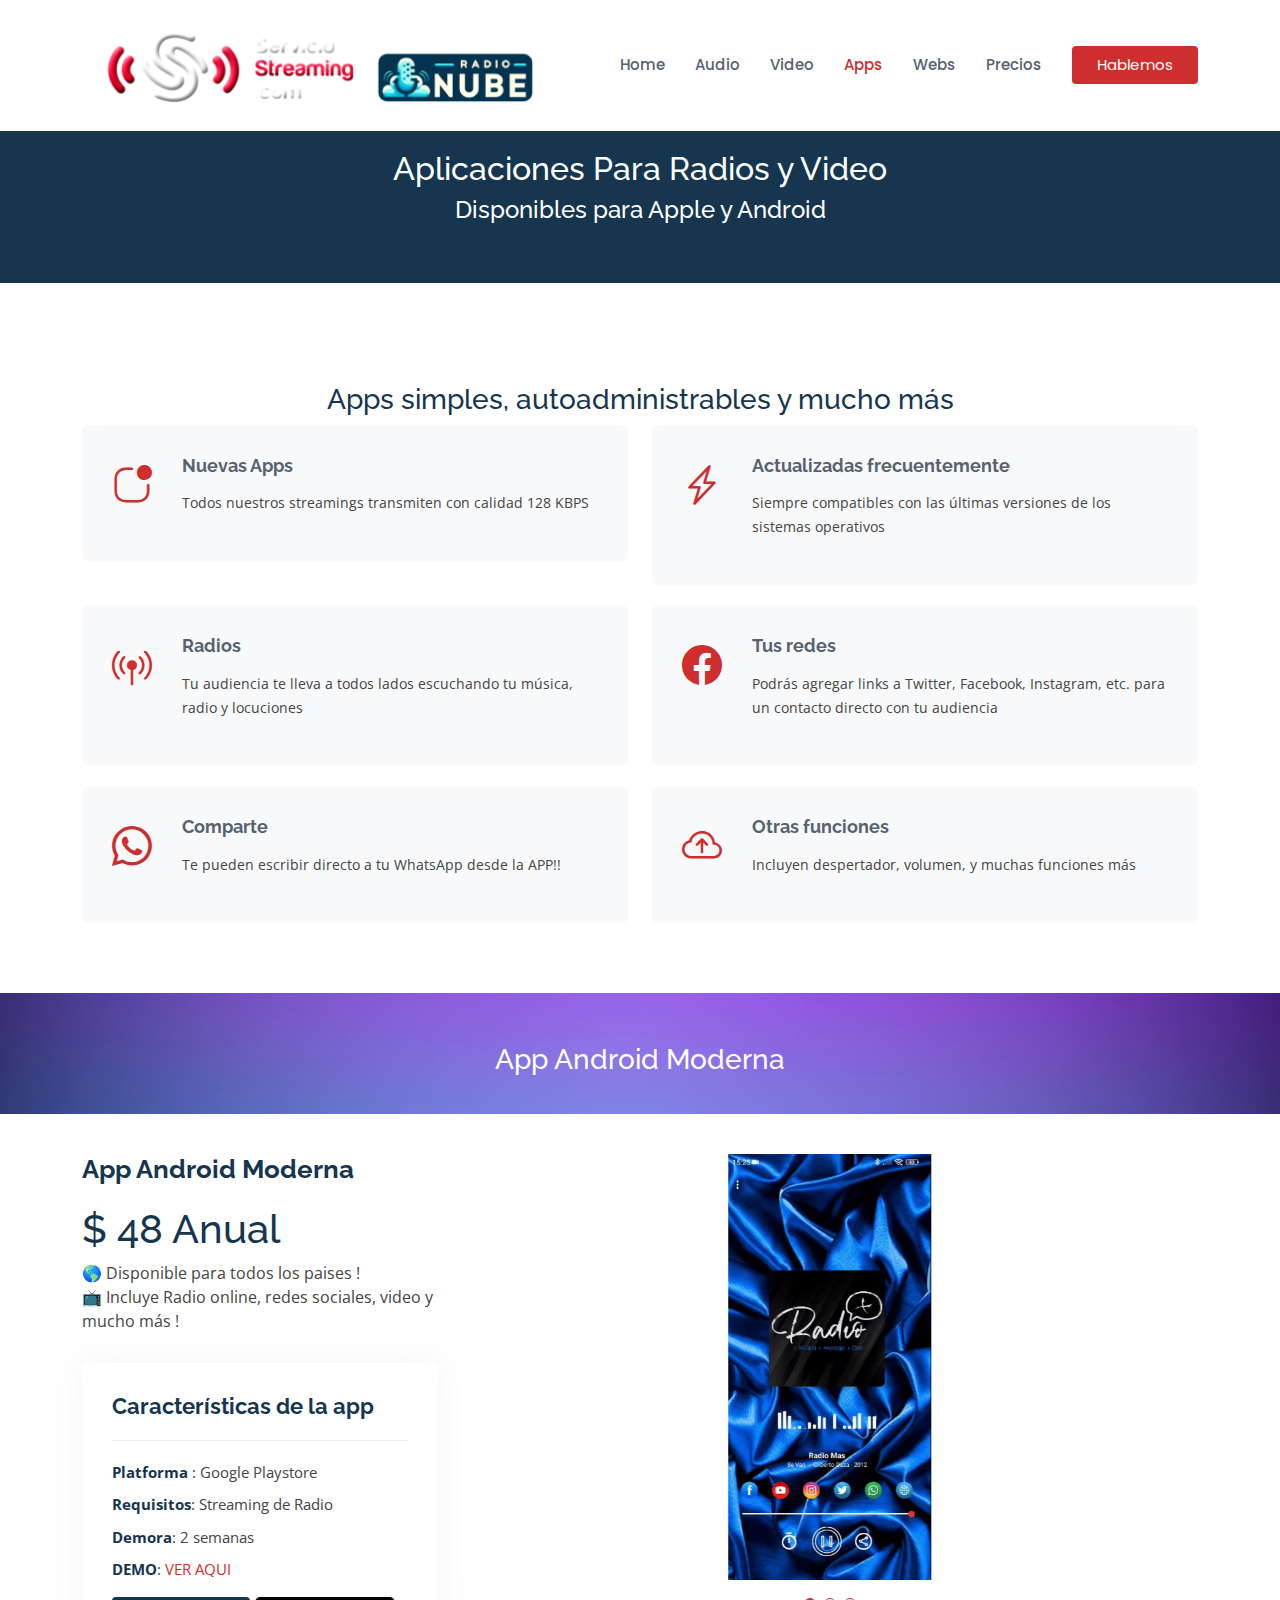
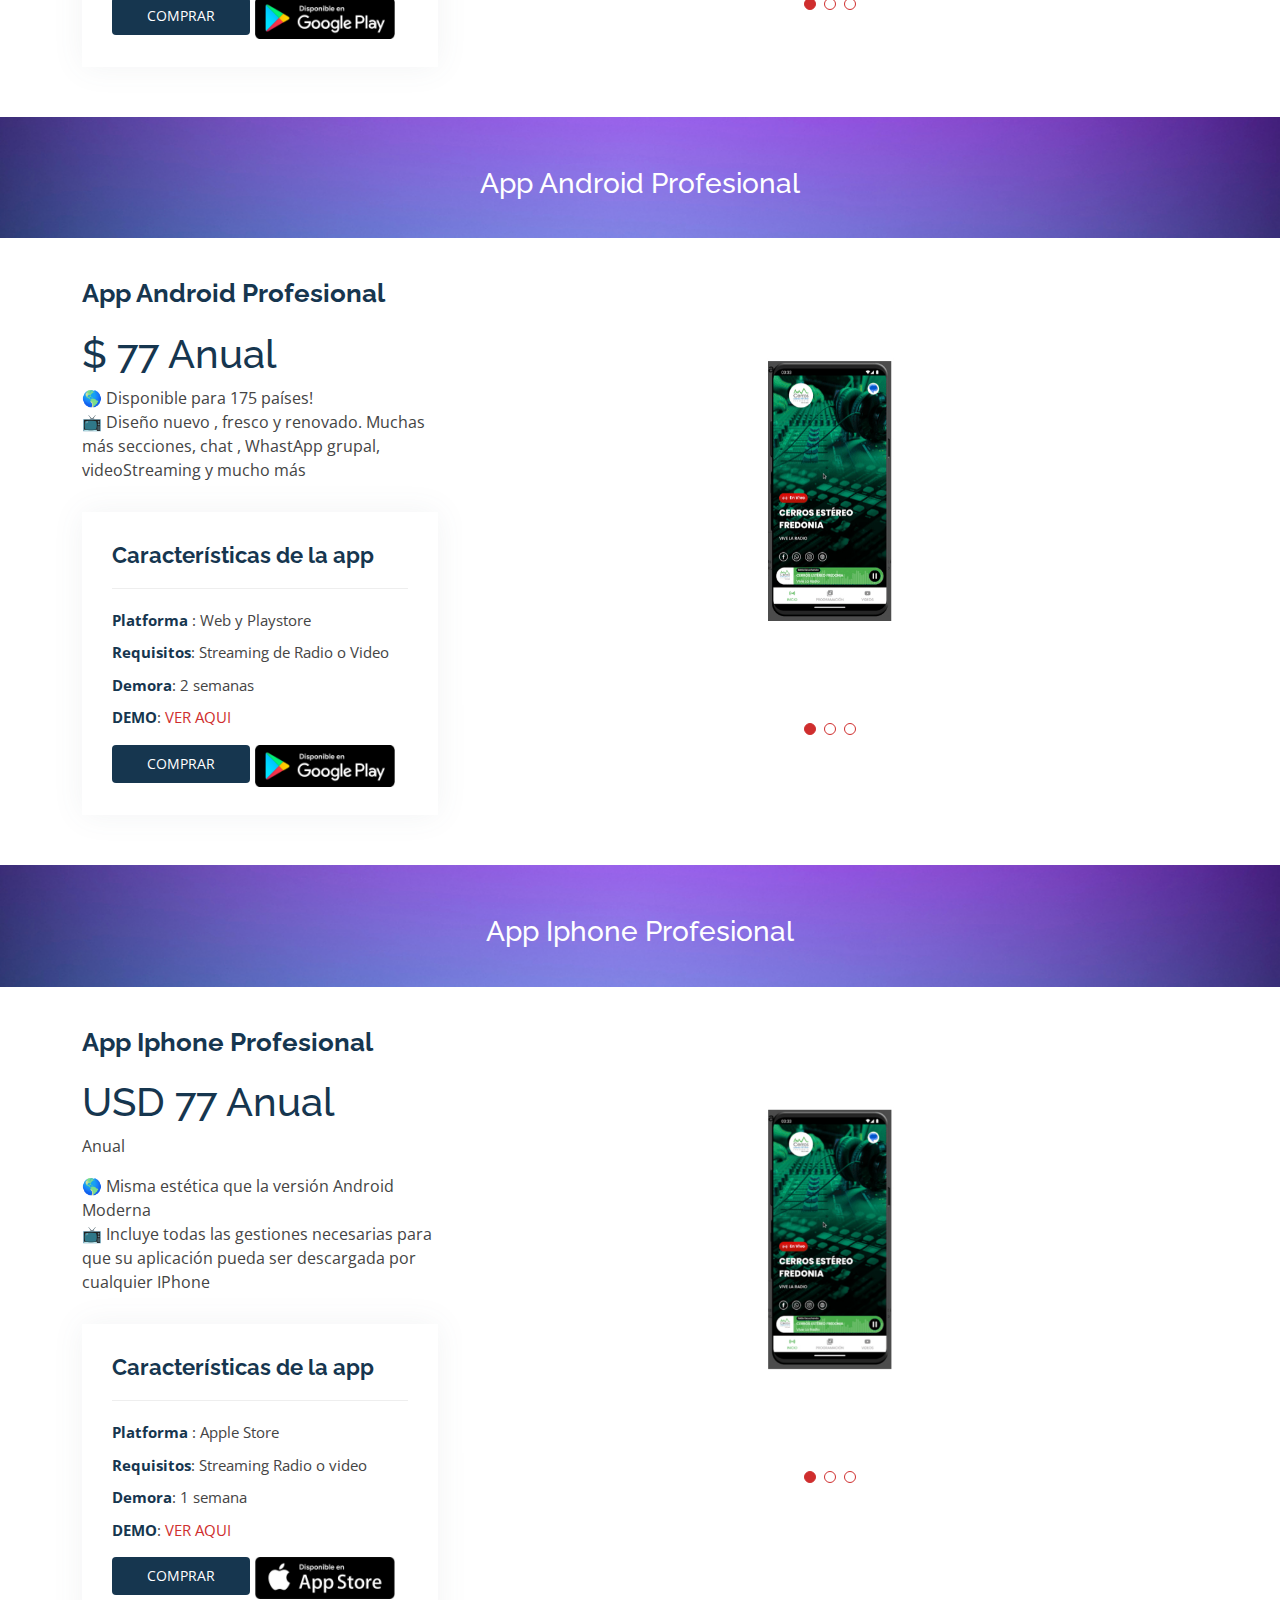
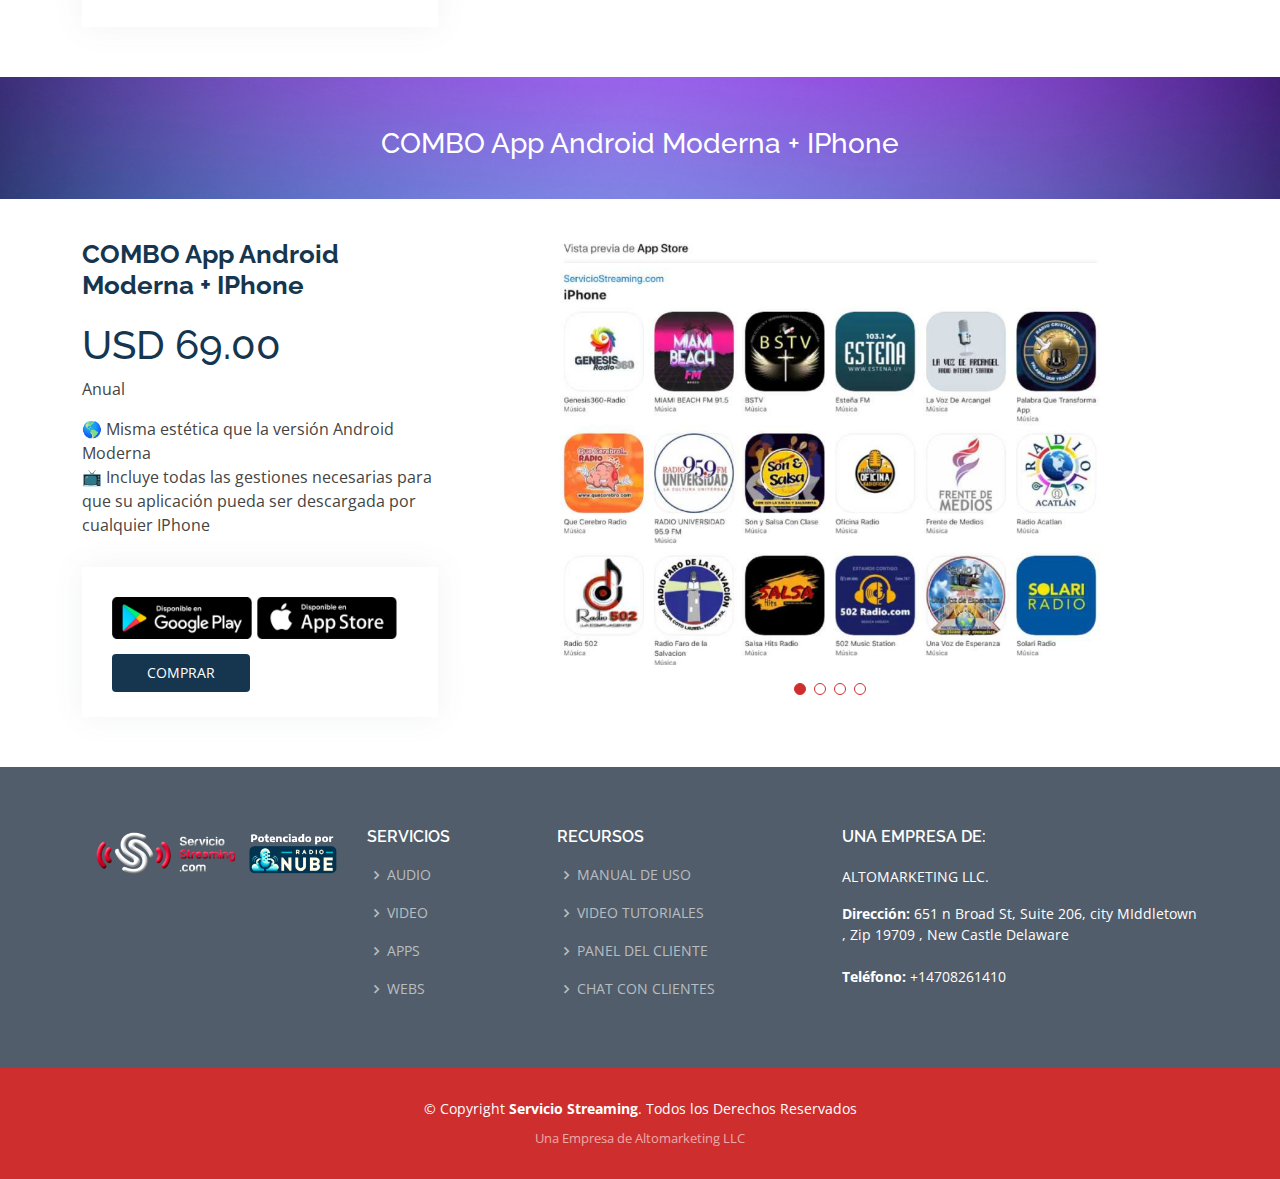
<file: apps.html>
<!DOCTYPE html>
<html lang="en">

<head>
  <meta charset="utf-8">
  <meta content="width=device-width, initial-scale=1.0" name="viewport">

  <title>Radio Streaming - RadioNube</title>
  <meta content="" name="description">
  <meta content="" name="keywords">

  <!-- Favicons -->
  <link href="assets/img/favicon.png" rel="icon">
  <link href="assets/img/apple-touch-icon.png" rel="apple-touch-icon">

  <!-- Google Fonts -->
  <link href="https://fonts.googleapis.com/css?family=Open+Sans:300,300i,400,400i,600,600i,700,700i|Raleway:300,300i,400,400i,500,500i,600,600i,700,700i|Poppins:300,300i,400,400i,500,500i,600,600i,700,700i" rel="stylesheet">

  <!-- Vendor CSS Files -->
  <link href="assets/vendor/animate.css/animate.min.css" rel="stylesheet">
  <link href="assets/vendor/bootstrap/css/bootstrap.min.css" rel="stylesheet">
  <link href="assets/vendor/bootstrap-icons/bootstrap-icons.css" rel="stylesheet">
  <link href="assets/vendor/boxicons/css/boxicons.min.css" rel="stylesheet">
  <link href="assets/vendor/glightbox/css/glightbox.min.css" rel="stylesheet">
  <link href="assets/vendor/remixicon/remixicon.css" rel="stylesheet">
  <link href="assets/vendor/swiper/swiper-bundle.min.css" rel="stylesheet">

  <!-- Template Main CSS File -->
  <link href="assets/css/style.css" rel="stylesheet">

<style>
.about {
background-image: url("assets/img/15439.jpg");
background-repeat: no-repeat;
background-position: center;
background-size: cover;
}

.testimonials {
background-image: url("assets/img/map.png");
background-repeat: no-repeat;
background-position: center;
background-size: cover;
}

#proyect {
background-color:#16364f;padding:100px 100px 10px 100px;border-radius:50px;
}

@media screen and (max-width: 400px) {
 #proyect {
background-color:#16364f;
padding:50px 10px 50px 10px;
border-radius:25px;
margin:20px;
}
}

.accordion {
  background-color: #16364f;
  color: #fff;
  cursor: pointer;
  padding: 5px;
  width: 100%;
  border: none;
  text-align: center;
  outline: none;
  font-size: 15px;
  transition: 0.4s;
}

.active, .accordion:hover {
  background-color: #16364f; 
}

.panel {
  padding: 0 18px;
  display: none;
  background-color: white;
  overflow: hidden;
} 


.section-title h2::after {
    background: #16364f;}

    .active, .accordion:hover {
  background-color: transparent;
}

.about1 {
  background-image: url("assets/img/2149279178.jpg");
  background-repeat: no-repeat;
  background-position: center;
  background-size: cover;
}

.about2 {
  background-image: url("assets/img/2149279178.jpg");
  background-repeat: no-repeat;
  background-position: center;
  background-size: cover;
}

.about3 {
  background-image: url("assets/img/2149279178.jpg");
  background-repeat: no-repeat;
  background-position: center;
  background-size: cover;
}

.about4 {
  background-image: url("assets/img/2149279178.jpg");
  background-repeat: no-repeat;
  background-position: center;
  background-size: cover;
}
</style>
</head>

<body>

   <!-- ======= Header ======= -->
   <header style="border-bottom: 1px solid #fff;" id="header" class="fixed-top d-flex align-items-center">
    <div class="container d-flex align-items-center">

    <!--  <h1 class="logo me-auto"><a href="index.html">Sailor</a></h1>
       Uncomment below if you prefer to use an image logo -->
       <a href="index.html" class="logo me-auto"><img src="assets/img/vertical-logo.png" alt="" class="img-fluid"></a>

      <nav id="navbar" class="navbar">
        <ul>
       

        <!--    <li class="dropdown"><a href="#"><span>About</span> <i class="bi bi-chevron-down"></i></a>
            <ul>
              <li><a href="about.html">About</a></li>
              <li><a href="team.html">Team</a></li>
              <li><a href="testimonials.html">Testimonials</a></li>

            <li class="dropdown"><a href="#"><span>Deep Drop Down</span> <i class="bi bi-chevron-right"></i></a>
                <ul>
                  <li><a href="#">Deep Drop Down 1</a></li>
                  <li><a href="#">Deep Drop Down 2</a></li>
                  <li><a href="#">Deep Drop Down 3</a></li>
                  <li><a href="#">Deep Drop Down 4</a></li>
                  <li><a href="#">Deep Drop Down 5</a></li>
                </ul>
              </li>
            </ul>
          </li>-->
		     <li><a href="index.html" >Home</a></li>
        
          <li><a href="radio-planes-de-streaming.html" >Audio</a></li>
          <li><a href="video-streaming.html">Video</a></li>
                <li><a href="apps.html" class="active">Apps</a></li>
                <li><a href="webs.html" >Webs</a></li>
          <li><a href="precios.html" >Precios</a></li>
          <li><a href="contacto.html" class="getstarted">Hablemos</a></li>
        </ul>
        <i class="bi bi-list mobile-nav-toggle"></i>
      </nav><!-- .navbar -->

    </div>
  </header><!-- End Header -->


  <main style="" id="main">

    <section style="background-color: #16364f;padding-top: 150px;"  id="contact" class="contact">
      <h2 style="text-align:center;color:#fff;">Aplicaciones Para Radios y Video</h2>
      <h4 style="text-align:center;color:#fff;">Disponibles para Apple y Android</h4>

      </section>


 <!-- ======= Services Section ======= -->
 <section id="services" class="services" style="margin-top:50px;">
  <div class="container">
    <h3 style="text-align: center;color:#16364f;">Apps simples, autoadministrables y mucho más</h3>
      
    <div class="row">
      <div class="col-md-6 mt-3 mt-md-0">
        <div class="icon-box">
        <i class="bi bi-app-indicator"></i>
          <h4><a href="#">Nuevas Apps</a></h4>
          <p>Todos nuestros streamings transmiten con calidad 128 KBPS          </p>
        </div>
      </div>
      <div class="col-md-6 mt-3 mt-md-0">
        <div class="icon-box">
        <i class="bi bi-lightning-charge"></i>
          <h4><a href="#">Actualizadas frecuentemente</a></h4>
          <p>Siempre compatibles con las últimas versiones de los sistemas operativos</p>
        </div>
      </div>
      <div class="col-md-6 mt-3 mt-md-0">
        <div class="icon-box">
          <i class="bi bi-broadcast-pin"></i>
          <h4><a href="#">Radios</a></h4>
          <p>Tu audiencia te lleva a todos lados escuchando tu música, radio y locuciones</p>
        </div>
      </div>
      <div class="col-md-6 mt-3 mt-md-0">
        <div class="icon-box">
          <i class="bi bi-facebook"></i>
          <h4><a href="#">Tus redes</a></h4>
          <p>Podrás agregar links a Twitter, Facebook, Instagram, etc. para un contacto directo con tu audiencia</p>
        </div>
      </div>
      <div class="col-md-6 mt-3 mt-md-0">
        <div class="icon-box">
          <i class="bi bi-whatsapp"></i>
          <h4><a href="#">Comparte</a></h4>
          <p>Te pueden escribir directo a tu WhatsApp desde la APP!!</p>
        </div>
      </div>
      <div class="col-md-6 mt-3 mt-md-0">
        <div class="icon-box">
          <i class="bi bi-cloud-arrow-up"></i>
          <h4><a href="#">Otras funciones</a></h4>
          <p>Incluyen despertador, volumen, y muchas funciones más</p>
        </div>
      </div>
   <!--   <div class="btn-wrap" style="text-align: center;"><a target="_blank" href="https://play.google.com/store/apps/details?id=com.serviciosstreaming.appradionube" style="background: #16364f;
        display: inline-block;
        padding: 8px 35px 9px 35px;
        border-radius: 4px;
        color: #fff;
        transition: none;
        font-size: 14px;
        font-weight: 400;
        font-family: "Raleway", sans-serif;
        font-weight: 600;">Descargala!</a></div>
    </div>-->

  </div>
</section><!-- End Services Section -->


    <!-- ======= About Section ======= -->
    <section style="padding-bottom: 30px;" id="about" class="about1">
      <div class="container">
        <div class="row content">
          <div class="col-lg-12">
					    <h3 style="color:#fff;text-align: center;">App Android Moderna</h3>
						 <div class="row">
										    </div>
          </div>
               </div>
      </div>
    </section><!-- End About Section -->


 <!-- ======= Portfolio Details Section ======= -->
    

   
    <section id="portfolio-details" class="portfolio-details">
      <div class="container">

        <div class="row gy-4">


          <div class="col-lg-4">
            <div style="padding-top: 0;" class="portfolio-description">
              <h2 style="color:#16364f;">App Android Moderna</h2>
                        <h1  style="color:#16364f;">
                $ 48 Anual
              </h1>
             <!-- <div class="btn-wrap" ><a target="_blank" href="https://veni.link/pedirappsimple" style="background: #16364f;
              display: inline-block;
                text-align: left !important;
                margin-bottom:15px;
                padding: 8px 35px 9px 35px;
                border-radius: 4px;
                color: #fff;
                transition: none;
                font-size: 14px;
                font-weight: 400;
                font-family: "Raleway", sans-serif;
                font-weight: 600;">COMPRAR</a></div>-->
              <p>🌎 Disponible para todos los paises !<br/>
                📺 Incluye Radio online, redes sociales, video y mucho más !
              </p>
       
              <!--  <img  src="assets/img/playstore.png" />-->
            </div>
                        
            <div style="margin-top: 30px;padding-bottom: 70px;" class="portfolio-info">
              <h3 style="color:#16364f;">Características de la app</h3>
              <ul>
                <li><strong style="color:#16364f;">Platforma </strong>: Google Playstore</li>
                <li><strong style="color:#16364f;">Requisitos</strong>: Streaming de Radio</li>
                <li><strong style="color:#16364f;">Demora</strong>: 2 semanas</li>
                <li><strong style="color:#16364f;">DEMO</strong>: <a href="https://play.google.com/store/apps/developer?id=RadioNube&hl=en-US" target="_blank"  >VER AQUI</a></li>
              </ul>
              <div class="btn-wrap" ><a target="_blank" href="https://veni.link/wasap" style="background: #16364f;
                display: inline-block;
                 text-align: left !important;
                 margin-bottom:15px;
                 padding: 8px 35px 9px 35px;
                 border-radius: 4px;
                 color: #fff;
                 transition: none;
                 font-size: 14px;
                 font-weight: 400;
                 float:left;
                 font-family: "Raleway", sans-serif;
                 font-weight: 600;">COMPRAR</a></div>
                 <div style="display: inline-block;text-align: left !important;float:left;margin-left:5px;" >  <a href="https://veni.link/wasap?text=quiero%20ver%20demos%20de%20las%20apps" target="_blank">  
                     <img src="assets/img/playstore.png" /></a> </div>
          
            </div>
          </div>



          <div class="col-lg-8">
            <div class="portfolio-details-slider swiper">
              <div class="swiper-wrapper align-items-center">

 <div class="swiper-slide">
                  <img src="assets/img/screen-playstore03.jpg" alt="">
                </div>

                <div class="swiper-slide">
                  <img src="assets/img/screen-playstore01.jpg" alt="">
                </div>

                <div class="swiper-slide">
                  <img src="assets/img/screen-playstore02.jpg" alt="">
                </div>
				
				

               

              </div>
              <div class="swiper-pagination"></div>
            </div>
          </div>
        

       
          </div>

      

        </div>

      </div>
    </section><!-- End Portfolio Details Section -->

       <!-- ======= About Section ======= -->
       <section style="padding-bottom: 30px;" id="about" class="about2">
        <div class="container">
          <div class="row content">
            <div class="col-lg-12">
                <h3 style="color:#fff;text-align: center;">App Android Profesional</h3>
               <div class="row">
                          </div>
            </div>
                 </div>
        </div>
      </section><!-- End About Section -->


     <!-- ======= Portfolio Details Section ======= -->
    

   
     <section id="portfolio-details" class="portfolio-details">
      <div class="container">

        <div class="row gy-4">
          
        

          <div class="col-lg-4">
            <div style="padding-top: 0;" class="portfolio-description">
              <h2 style="color:#16364f;">App Android Profesional</h2>
              <h1 style="color:#16364f;">
                $ 77 Anual
              </h1>
           <!--   <div class="btn-wrap" ><a target="_blank" href="https://veni.link/pedirappmoderna" style="background: #16364f;
               display: inline-block;
                text-align: left !important;
                margin-bottom:15px;
                padding: 8px 35px 9px 35px;
                border-radius: 4px;
                color: #fff;
                transition: none;
                font-size: 14px;
                font-weight: 400;
                font-family: "Raleway", sans-serif;
                font-weight: 600;">COMPRAR</a></div>-->
              <p>🌎 Disponible para 175 países! <br/>
                📺 Diseño nuevo , fresco y renovado. Muchas más secciones, chat , WhastApp grupal, videoStreaming y mucho más
              </p>
             <!-- <img  src="assets/img/playstore.png" />-->
       
            </div>
                        
            <div style="margin-top: 30px;padding-bottom: 70px;" class="portfolio-info">
              <h3 style="color:#16364f;">Características de la app</h3>
              <ul>
                <li><strong style="color:#16364f;">Platforma </strong>: Web y Playstore</li>
                <li><strong style="color:#16364f;">Requisitos</strong>: Streaming de Radio o Video</li>
                <li><strong style="color:#16364f;">Demora</strong>: 2 semanas</li>
                <li><strong style="color:#16364f;">DEMO</strong>: <a href="https://play.google.com/store/apps/developer?id=RadioNube&hl=en-US" target="_blank"  >VER AQUI</a></li>
              </ul>
              <div class="btn-wrap" ><a target="_blank" href="https://veni.link/wasap" style="background: #16364f;
                display: inline-block;
                 text-align: left !important;
                 margin-bottom:15px;
                 padding: 8px 35px 9px 35px;
                 border-radius: 4px;
                 color: #fff;
                 transition: none;
                 font-size: 14px;
                 font-weight: 400;
                 float:left;
                 font-family: "Raleway", sans-serif;
                 font-weight: 600;">COMPRAR</a></div>
                 <div style="display: inline-block;text-align: left !important;float:left;margin-left:5px;" >  <a href="https://veni.link/wasap?text=quiero%20ver%20demos%20de%20las%20apps" target="_blank">  
                     <img src="assets/img/playstore.png" /></a> </div>
          
            </div>
          </div>
          <div class="col-lg-8">
            <div class="portfolio-details-slider swiper">
              <div class="swiper-wrapper align-items-center">
			  
			   <div class="swiper-slide">
                  <img src="assets/img/screen-playstore03a.jpg" alt="">
                </div>

                <div class="swiper-slide">
                  <img src="assets/img/screen-playstore01.jpg" alt="">
                </div>

                <div class="swiper-slide">
                  <img src="assets/img/screen-playstore02.jpg" alt="">
                </div>

              </div>
              <div class="swiper-pagination"></div>
            </div>
          </div>
          </div>
      
      

        </div>

      </div>
    </section><!-- End Portfolio Details Section -->


       <!-- ======= About Section ======= -->
       <section style="padding-bottom: 30px;" id="about" class="about3">
        <div class="container">
          <div class="row content">
            <div class="col-lg-12">
                <h3 style="color:#fff;text-align: center;">App Iphone Profesional</h3>
               <div class="row">
                          </div>
            </div>
                 </div>
        </div>
      </section><!-- End About Section -->

  <!-- ======= Portfolio Details Section ======= -->
    

   
  <section id="portfolio-details" class="portfolio-details">
    <div class="container">

      <div class="row gy-4">

        <div class="col-lg-4">
          <div style="padding-top: 0;" class="portfolio-description">
            <h2 style="color:#16364f;">App Iphone Profesional</h2>
            <h1 style="color:#16364f;">
              USD 77 Anual
            </h1>
            <p>Anual</p>
           <!-- <div class="btn-wrap" ><a target="_blank" href="https://veni.link/pedirappiphone" style="background: #16364f;
             display: inline-block;
              text-align: left !important;
              margin-bottom:15px;
              padding: 8px 35px 9px 35px;
              border-radius: 4px;
              color: #fff;
              transition: none;
              font-size: 14px;
              font-weight: 400;
              font-family: "Raleway", sans-serif;
              font-weight: 600;">COMPRAR</a></div>-->
            <p>🌎 Misma estética que la versión Android Moderna <br/>
              📺 Incluye todas las gestiones necesarias para que su aplicación pueda ser descargada por cualquier IPhone
            </p>
          <!--  <img  src="assets/img/appstore.png" /> -->      
     
          </div>
                      
          <div style="margin-top: 30px;padding-bottom: 70px;" class="portfolio-info">
            <h3 style="color:#16364f;">Características de la app</h3>
            <ul>
              <li><strong style="color:#16364f;">Platforma </strong>: Apple Store</li>
              <li><strong style="color:#16364f;">Requisitos</strong>: Streaming Radio o video</li>
              <li><strong style="color:#16364f;">Demora</strong>: 1 semana</li>
              <li><strong style="color:#16364f;">DEMO</strong>: <a href="https://apps.apple.com/ar/developer/serviciostreaming-com/id1642591501?see-all=i-phone-apps" target="_blank"  >VER AQUI</a></li>
            </ul>
            <div class="btn-wrap" ><a target="_blank" href="https://veni.link/wasap" style="background: #16364f;
              display: inline-block;
               text-align: left !important;
               margin-bottom:15px;
               padding: 8px 35px 9px 35px;
               border-radius: 4px;
               color: #fff;
               transition: none;
               font-size: 14px;
               font-weight: 400;
               float:left;
               font-family: "Raleway", sans-serif;
               font-weight: 600;">COMPRAR</a></div>
               <div style="display: inline-block;text-align: left !important;float:left;margin-left:5px;" >  <a href="https://veni.link/wasap?text=quiero%20ver%20demos%20de%20las%20apps" target="_blank">  
                   <img src="assets/img/appstore.png" /></a> </div>
        
          </div>
        </div>


        <div class="col-lg-8">
          <div class="portfolio-details-slider swiper">
            <div class="swiper-wrapper align-items-center">
			
			 <div class="swiper-slide">
                  <img src="assets/img/screen-playstore03a.jpg" alt="">
                </div>

              <div class="swiper-slide">
                <img src="assets/img/screen-appstore01.jpg" alt="">
              </div>

             

              <div class="swiper-slide">
                <img src="assets/img/screen-appstore02.jpg" alt="">
              </div>

            </div>
            <div class="swiper-pagination"></div>
          </div>
        </div>
      

      
        </div>

    

      </div>

    </div>
  </section><!-- End Portfolio Details Section -->

     <!-- ======= About Section ======= -->
     <section style="padding-bottom: 30px;" id="about" class="about4">
      <div class="container">
        <div class="row content">
          <div class="col-lg-12">
					    <h3 style="color:#fff;text-align: center;">COMBO App Android Moderna + IPhone</h3>
						 <div class="row">
										    </div>
          </div>
               </div>
      </div>
    </section><!-- End About Section -->


    <!-- ======= Portfolio Details Section ======= -->
    

   
    <section id="portfolio-details" class="portfolio-details">
      <div class="container">
  
        <div class="row gy-4">
        
        
  
          <div class="col-lg-4">
            <div style="padding-top: 0;" class="portfolio-description">
              <h2 style="color:#16364f;">COMBO App Android Moderna + IPhone</h2>
              <h1 style="color:#16364f;">
                USD 69.00
              </h1>
              <p>Anual</p>
          <!--    <div class="btn-wrap" ><a target="_blank" href="https://veni.link/comprarappcombo" style="background: #16364f;
               display: inline-block;
                text-align: left !important;
                margin-bottom:15px;
                padding: 8px 35px 9px 35px;
                border-radius: 4px;
                color: #fff;
                transition: none;
                font-size: 14px;
                font-weight: 400;
                font-family: "Raleway", sans-serif;
                font-weight: 600;">COMPRAR</a></div>-->
              <p>🌎 Misma estética que la versión Android Moderna <br/>
                📺 Incluye todas las gestiones necesarias para que su aplicación pueda ser descargada por cualquier IPhone
              </p>
             <!-- <img  src="assets/img/appstore.png" /> <img  src="assets/img/playstore.png" />-->
       
            </div>
                        
            <div style="margin-top: 30px;padding-bottom: 120px;" class="portfolio-info">
             
          
                 <div style="display: inline-block;text-align: left !important;float:left;" >  <a href="https://veni.link/wasap?text=quiero%20ver%20demos%20de%20las%20apps" target="_blank">  
                  <img src="assets/img/playstore.png" /></a> </div>
                 <div style="display: inline-block;text-align: left !important;float:left;margin-left:5px;" >  <a href="https://veni.link/wasap?text=quiero%20ver%20demos%20de%20las%20apps" target="_blank">  
                     <img src="assets/img/appstore.png" /></a> </div>
                     <div class="btn-wrap" ><a target="_blank" href="https://veni.link/wasap" style="background: #16364f;
                      display: inline-block;
                       text-align: left !important;
                       margin-bottom:15px;
                       margin-top:15px;
                       padding: 8px 35px 9px 35px;
                       border-radius: 4px;
                       color: #fff;
                       transition: none;
                       font-size: 14px;
                       font-weight: 400;
                       float:left;
                       font-family: "Raleway", sans-serif;
                       font-weight: 600;">COMPRAR</a></div>
          
            </div>
        
          </div>
          <div class="col-lg-8">
            <div class="portfolio-details-slider swiper">
              <div class="swiper-wrapper align-items-center">

                <div class="swiper-slide">
                  <img src="assets/img/screen-appstore01.jpg" alt="">
                </div>
  
                <div class="swiper-slide">
                  <img src="assets/img/screen-playstore01.jpg" alt="">
                </div>

                <div class="swiper-slide">
                  <img src="assets/img/screen-appstore02.jpg" alt="">
                </div>

                <div class="swiper-slide">
                  <img src="assets/img/screen-playstore02.jpg" alt="">
                </div>
               
              </div>
              <div class="swiper-pagination"></div>
            </div>
          </div>
          </div>
  
      
  
        </div>
  
      </div>
    </section><!-- End Portfolio Details Section -->
    

  </main><!-- End #main -->

    <!-- ======= Footer ======= -->
    <footer id="footer">
      <div class="footer-top">
        <div  class="container">
          <div class="row">
  
            <div class="col-lg-3 col-md-6">
              <div class="footer-info">
                 <a href="index.html" class="logo me-auto"><img  src="assets/img/vertical-logo.png" alt="" class="img-fluid"></a>
                            <!-- <div class="social-links mt-3">
                  <a href="#" class="twitter"><i class="bx bxl-twitter"></i></a>
                  <a href="#" class="facebook"><i class="bx bxl-facebook"></i></a>
                  <a href="#" class="instagram"><i class="bx bxl-instagram"></i></a>
                  <a href="#" class="google-plus"><i class="bx bxl-skype"></i></a>
                  <a href="#" class="linkedin"><i class="bx bxl-linkedin"></i></a>
                </div>-->
              </div>
            </div>
  
            <div class="col-lg-2 col-md-6 footer-links">
              <h4>SERVICIOS</h4>
              <ul>
                <li><i class="bx bx-chevron-right"></i> <a href="radio-planes-de-streaming.html">AUDIO</a></li>
                <li><i class="bx bx-chevron-right"></i> <a href="video-streaming.html">VIDEO</a></li>
                <li><i class="bx bx-chevron-right"></i> <a href="apps.html">APPS</a></li>
                <li><i class="bx bx-chevron-right"></i> <a href="webs.html">WEBS</a></li>
                         </ul>
            </div>
  
            <div class="col-lg-3 col-md-6 footer-links">
              <h4>RECURSOS</h4>
              <ul>
                <li><i class="bx bx-chevron-right"></i> <a target="_blank" href="https://manual.serviciostreaming.com/">MANUAL DE USO</a></li>
                <li><i class="bx bx-chevron-right"></i> <a target="_blank" href="https://www.youtube.com/@Altomarketing/playlists">VIDEO TUTORIALES</a></li>
                <li><i class="bx bx-chevron-right"></i> <a target="_blank" href="https://paneldecliente.com/">PANEL DEL CLIENTE</a></li>
                <li><i class="bx bx-chevron-right"></i> <a target="_blank" href="https://veni.link/hablemos">CHAT CON CLIENTES</a></li>
                            </ul>
            </div>
  
          <div class="col-lg-4 col-md-6 footer-newsletter">
              <h4>UNA EMPRESA DE:</h4>
              <p>ALTOMARKETING LLC.</p>
    <strong> Dirección:</strong> 651 n Broad St, Suite 206, city MIddletown , Zip 19709 , New Castle Delaware <br><br>
              
        <strong>Teléfono:</strong> +14708261410<br>
                      </div>
  
          </div>
        </div>
      </div>
  
      <div  class="container">
        <div class="copyright">
          &copy; Copyright <strong><span>Servicio Streaming</span></strong>. Todos los Derechos Reservados
        </div>
        <div class="credits"> 
          Una Empresa de Altomarketing LLC
        </div>
      </div>
    </footer><!-- End Footer -->
  
    <a href="#" class="back-to-top d-flex align-items-center justify-content-center"><i class="bi bi-arrow-up-short"></i></a>
  
    <!-- Vendor JS Files -->
    <script src="assets/vendor/bootstrap/js/bootstrap.bundle.min.js"></script>
    <script src="assets/vendor/glightbox/js/glightbox.min.js"></script>
    <script src="assets/vendor/isotope-layout/isotope.pkgd.min.js"></script>
    <script src="assets/vendor/swiper/swiper-bundle.min.js"></script>
    <script src="assets/vendor/waypoints/noframework.waypoints.js"></script>
    <script src="assets/vendor/php-email-form/validate.js"></script>
  
    <!-- Template Main JS File -->
    <script src="assets/js/main.js"></script>
  
    <script>
      var acc = document.getElementsByClassName("accordion");
      var i;
      
      for (i = 0; i < acc.length; i++) {
        acc[i].addEventListener("click", function() {
          this.classList.toggle("active");
          var panel = this.nextElementSibling;
          if (panel.style.display === "block") {
            panel.style.display = "none";
          } else {
            panel.style.display = "block";
          }
        });
      }
      </script>



</body>

</html>
</file>
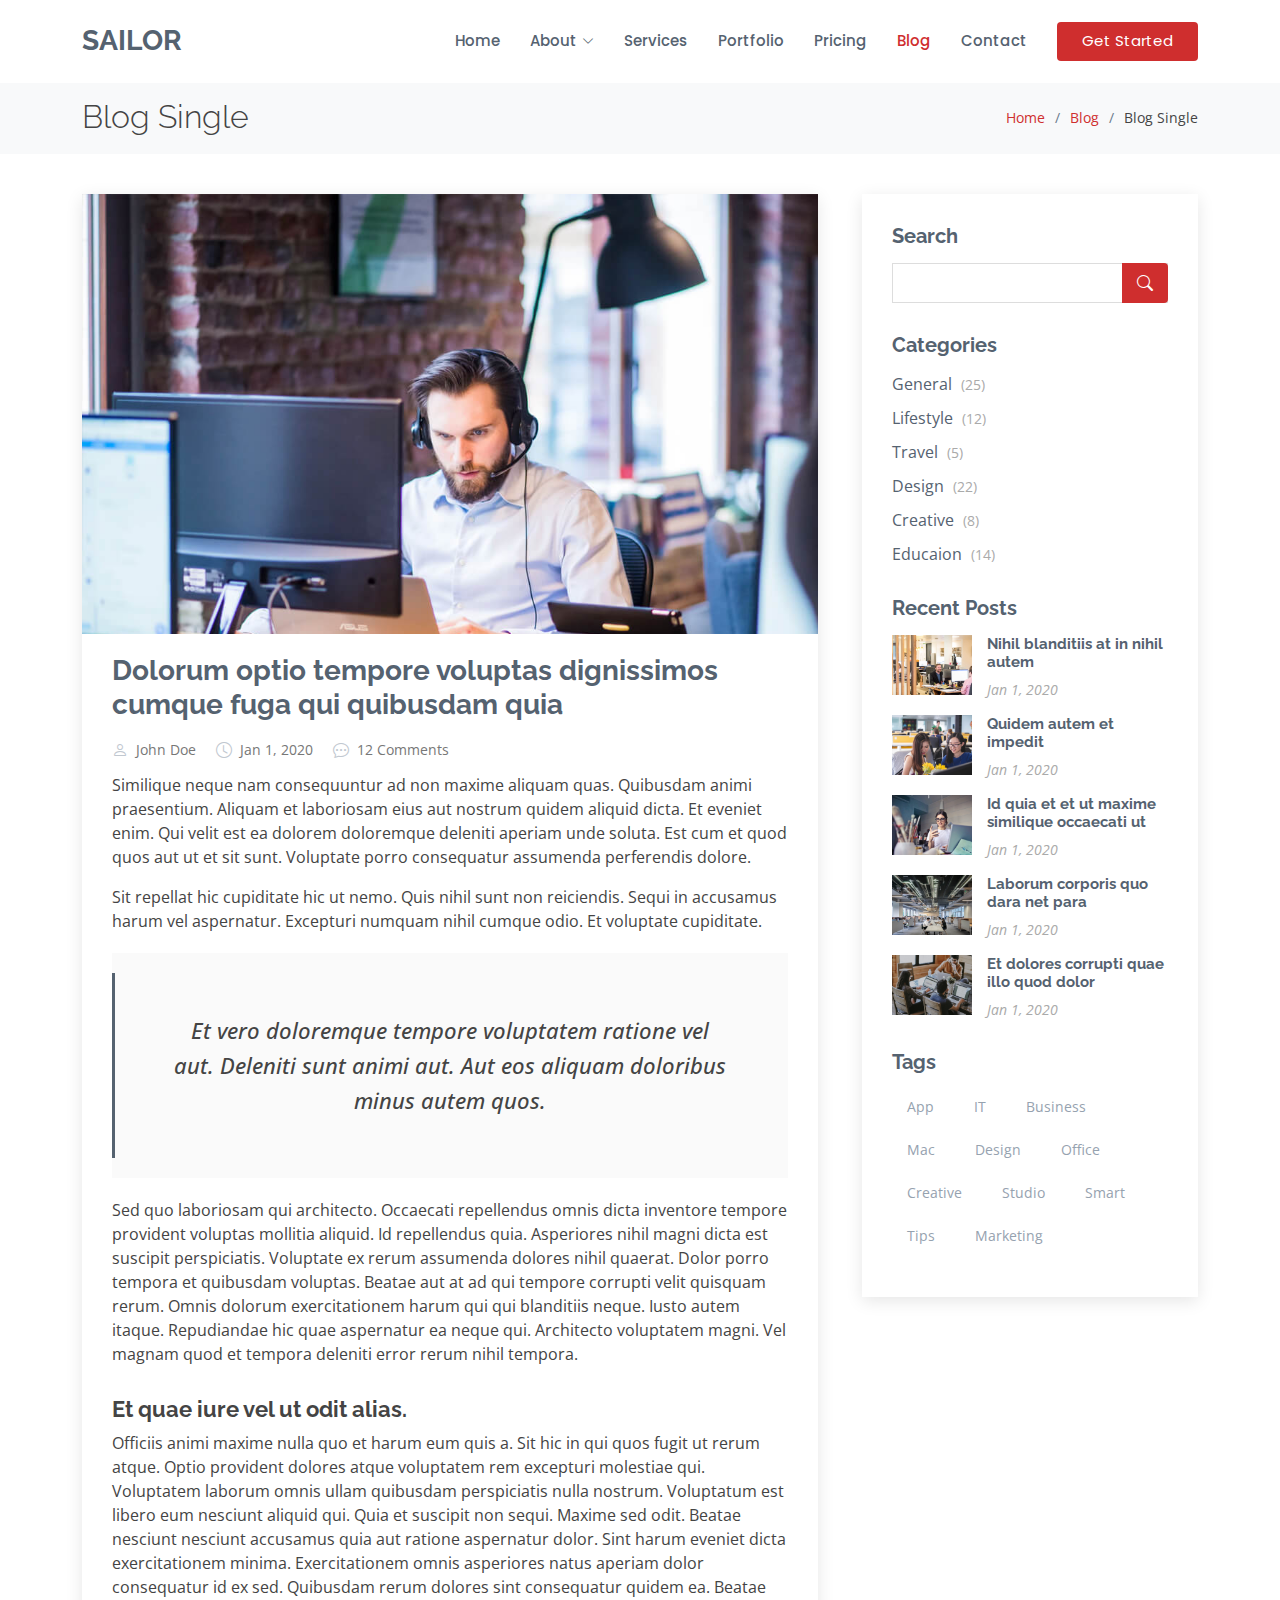
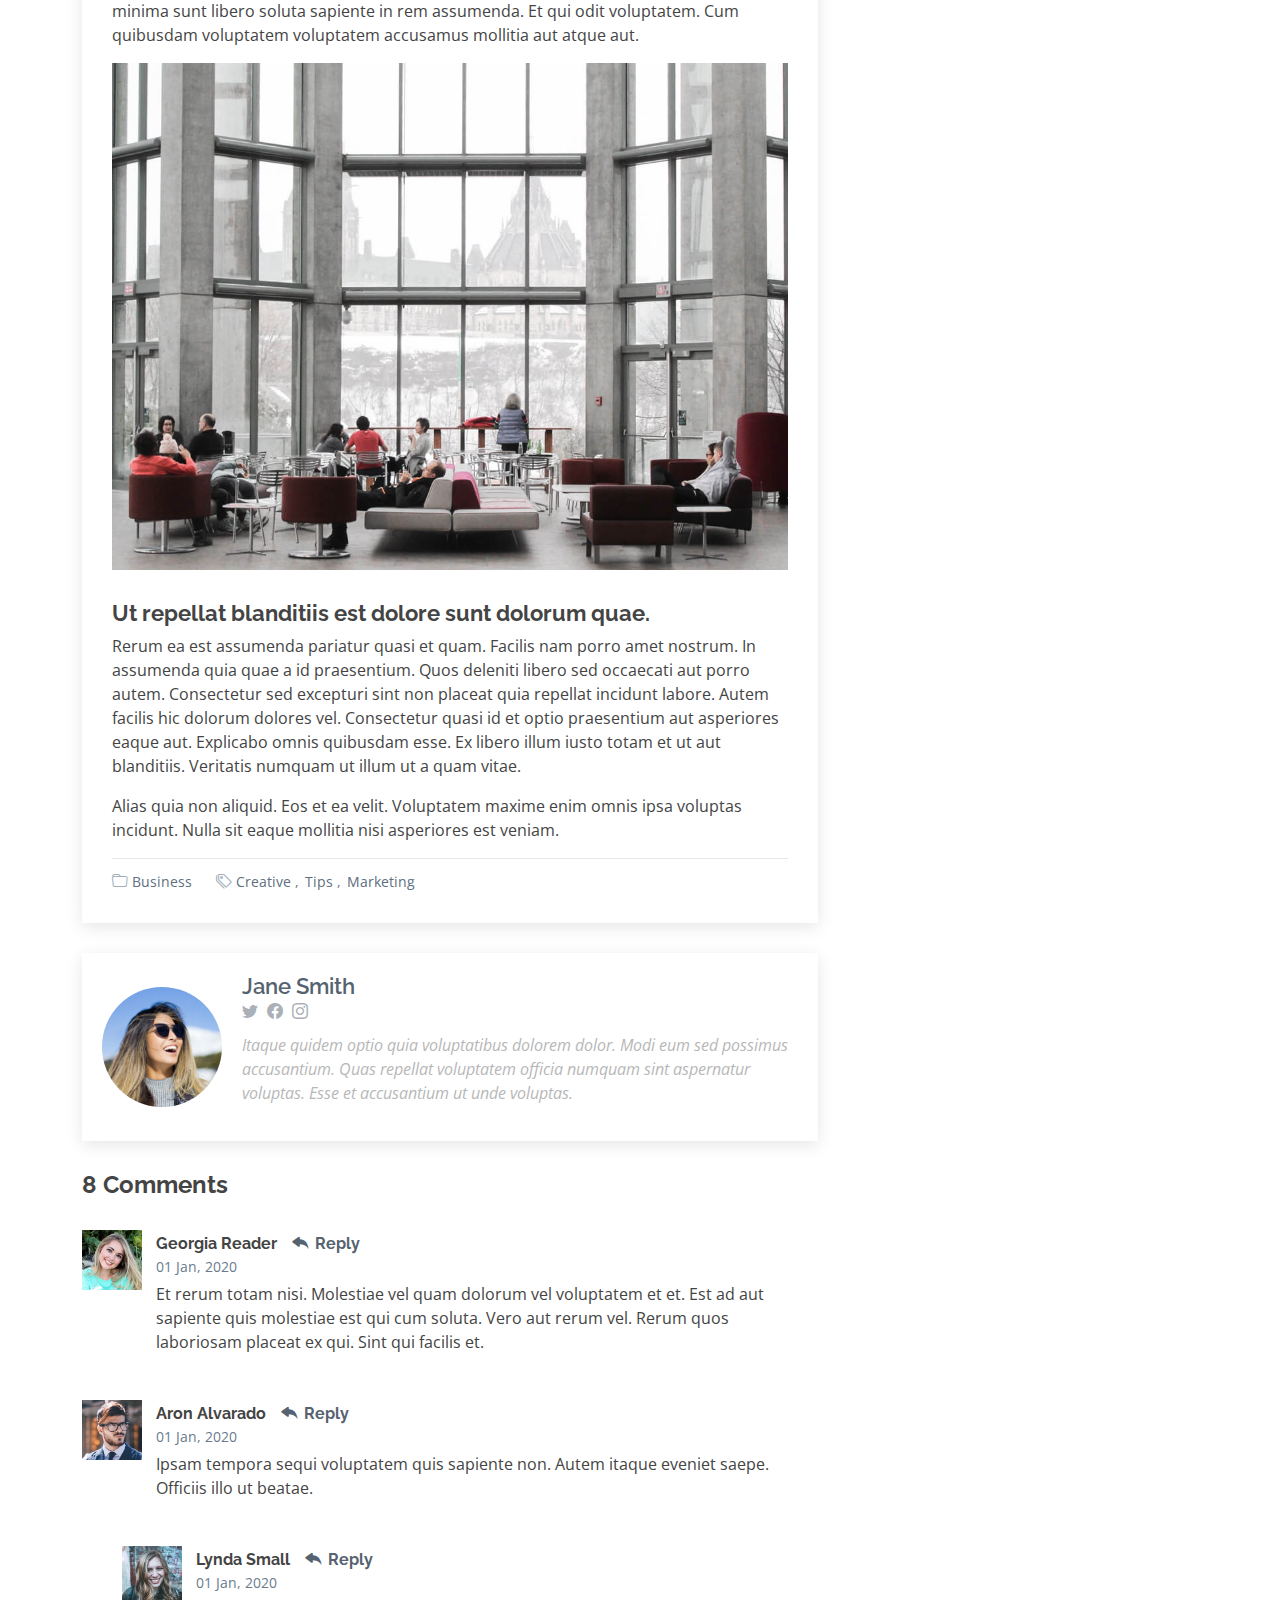
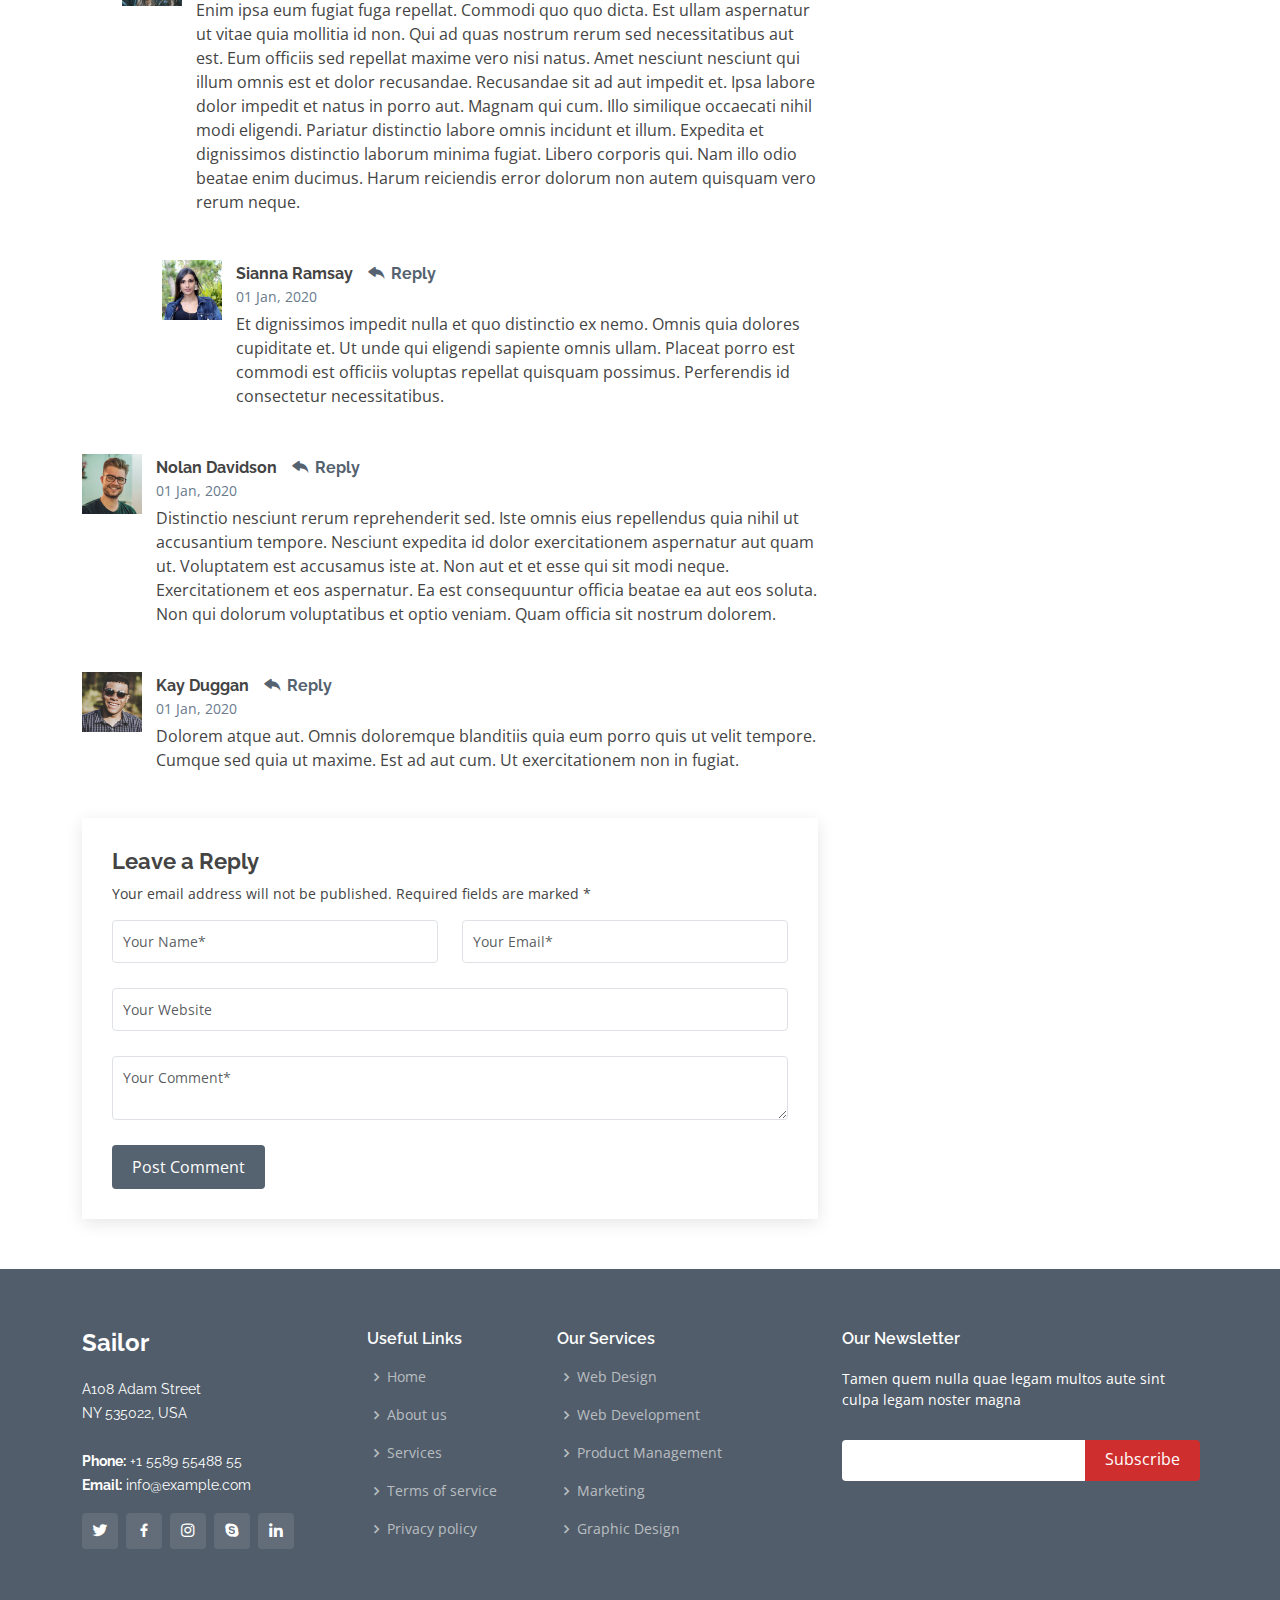
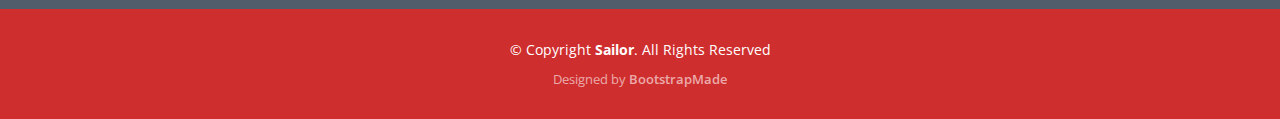
<file: blog-single.html>
<!DOCTYPE html>
<html lang="en">

<head>
  <meta charset="utf-8">
  <meta content="width=device-width, initial-scale=1.0" name="viewport">

  <title>Blog Single - Sailor Bootstrap Template</title>
  <meta content="" name="description">
  <meta content="" name="keywords">

  <!-- Favicons -->
  <link href="assets/img/favicon.png" rel="icon">
  <link href="assets/img/apple-touch-icon.png" rel="apple-touch-icon">

  <!-- Google Fonts -->
  <link href="https://fonts.googleapis.com/css?family=Open+Sans:300,300i,400,400i,600,600i,700,700i|Raleway:300,300i,400,400i,500,500i,600,600i,700,700i|Poppins:300,300i,400,400i,500,500i,600,600i,700,700i" rel="stylesheet">

  <!-- Vendor CSS Files -->
  <link href="assets/vendor/animate.css/animate.min.css" rel="stylesheet">
  <link href="assets/vendor/bootstrap/css/bootstrap.min.css" rel="stylesheet">
  <link href="assets/vendor/bootstrap-icons/bootstrap-icons.css" rel="stylesheet">
  <link href="assets/vendor/boxicons/css/boxicons.min.css" rel="stylesheet">
  <link href="assets/vendor/glightbox/css/glightbox.min.css" rel="stylesheet">
  <link href="assets/vendor/remixicon/remixicon.css" rel="stylesheet">
  <link href="assets/vendor/swiper/swiper-bundle.min.css" rel="stylesheet">

  <!-- Template Main CSS File -->
  <link href="assets/css/style.css" rel="stylesheet">

  <!-- =======================================================
  * Template Name: Sailor
  * Template URL: https://bootstrapmade.com/sailor-free-bootstrap-theme/
  * Updated: Mar 17 2024 with Bootstrap v5.3.3
  * Author: BootstrapMade.com
  * License: https://bootstrapmade.com/license/
  ======================================================== -->
</head>

<body>

  <!-- ======= Header ======= -->
  <header id="header" class="fixed-top d-flex align-items-center">
    <div class="container d-flex align-items-center">

      <h1 class="logo me-auto"><a href="index.html">Sailor</a></h1>
      <!-- Uncomment below if you prefer to use an image logo -->
      <!-- <a href="index.html" class="logo me-auto"><img src="assets/img/logo.png" alt="" class="img-fluid"></a>-->

      <nav id="navbar" class="navbar">
        <ul>
          <li><a href="index.html">Home</a></li>

          <li class="dropdown"><a href="#"><span>About</span> <i class="bi bi-chevron-down"></i></a>
            <ul>
              <li><a href="about.html">About</a></li>
              <li><a href="team.html">Team</a></li>
              <li><a href="testimonials.html">Testimonials</a></li>

              <li class="dropdown"><a href="#"><span>Deep Drop Down</span> <i class="bi bi-chevron-right"></i></a>
                <ul>
                  <li><a href="#">Deep Drop Down 1</a></li>
                  <li><a href="#">Deep Drop Down 2</a></li>
                  <li><a href="#">Deep Drop Down 3</a></li>
                  <li><a href="#">Deep Drop Down 4</a></li>
                  <li><a href="#">Deep Drop Down 5</a></li>
                </ul>
              </li>
            </ul>
          </li>
          <li><a href="services.html">Services</a></li>
          <li><a href="portfolio.html">Portfolio</a></li>
          <li><a href="pricing.html">Pricing</a></li>
          <li><a href="blog.html" class="active">Blog</a></li>

          <li><a href="contact.html">Contact</a></li>
          <li><a href="index.html" class="getstarted">Get Started</a></li>
        </ul>
        <i class="bi bi-list mobile-nav-toggle"></i>
      </nav><!-- .navbar -->

    </div>
  </header><!-- End Header -->

  <main id="main">

    <!-- ======= Breadcrumbs ======= -->
    <section id="breadcrumbs" class="breadcrumbs">
      <div class="container">

        <div class="d-flex justify-content-between align-items-center">
          <h2>Blog Single</h2>
          <ol>
            <li><a href="index.html">Home</a></li>
            <li><a href="blog.html">Blog</a></li>
            <li>Blog Single</li>
          </ol>
        </div>

      </div>
    </section><!-- End Breadcrumbs -->

    <!-- ======= Blog Single Section ======= -->
    <section id="blog" class="blog">
      <div class="container" data-aos="fade-up">

        <div class="row">

          <div class="col-lg-8 entries">

            <article class="entry entry-single">

              <div class="entry-img">
                <img src="assets/img/blog/blog-1.jpg" alt="" class="img-fluid">
              </div>

              <h2 class="entry-title">
                <a href="blog-single.html">Dolorum optio tempore voluptas dignissimos cumque fuga qui quibusdam quia</a>
              </h2>

              <div class="entry-meta">
                <ul>
                  <li class="d-flex align-items-center"><i class="bi bi-person"></i> <a href="blog-single.html">John Doe</a></li>
                  <li class="d-flex align-items-center"><i class="bi bi-clock"></i> <a href="blog-single.html"><time datetime="2020-01-01">Jan 1, 2020</time></a></li>
                  <li class="d-flex align-items-center"><i class="bi bi-chat-dots"></i> <a href="blog-single.html">12 Comments</a></li>
                </ul>
              </div>

              <div class="entry-content">
                <p>
                  Similique neque nam consequuntur ad non maxime aliquam quas. Quibusdam animi praesentium. Aliquam et laboriosam eius aut nostrum quidem aliquid dicta.
                  Et eveniet enim. Qui velit est ea dolorem doloremque deleniti aperiam unde soluta. Est cum et quod quos aut ut et sit sunt. Voluptate porro consequatur assumenda perferendis dolore.
                </p>

                <p>
                  Sit repellat hic cupiditate hic ut nemo. Quis nihil sunt non reiciendis. Sequi in accusamus harum vel aspernatur. Excepturi numquam nihil cumque odio. Et voluptate cupiditate.
                </p>

                <blockquote>
                  <p>
                    Et vero doloremque tempore voluptatem ratione vel aut. Deleniti sunt animi aut. Aut eos aliquam doloribus minus autem quos.
                  </p>
                </blockquote>

                <p>
                  Sed quo laboriosam qui architecto. Occaecati repellendus omnis dicta inventore tempore provident voluptas mollitia aliquid. Id repellendus quia. Asperiores nihil magni dicta est suscipit perspiciatis. Voluptate ex rerum assumenda dolores nihil quaerat.
                  Dolor porro tempora et quibusdam voluptas. Beatae aut at ad qui tempore corrupti velit quisquam rerum. Omnis dolorum exercitationem harum qui qui blanditiis neque.
                  Iusto autem itaque. Repudiandae hic quae aspernatur ea neque qui. Architecto voluptatem magni. Vel magnam quod et tempora deleniti error rerum nihil tempora.
                </p>

                <h3>Et quae iure vel ut odit alias.</h3>
                <p>
                  Officiis animi maxime nulla quo et harum eum quis a. Sit hic in qui quos fugit ut rerum atque. Optio provident dolores atque voluptatem rem excepturi molestiae qui. Voluptatem laborum omnis ullam quibusdam perspiciatis nulla nostrum. Voluptatum est libero eum nesciunt aliquid qui.
                  Quia et suscipit non sequi. Maxime sed odit. Beatae nesciunt nesciunt accusamus quia aut ratione aspernatur dolor. Sint harum eveniet dicta exercitationem minima. Exercitationem omnis asperiores natus aperiam dolor consequatur id ex sed. Quibusdam rerum dolores sint consequatur quidem ea.
                  Beatae minima sunt libero soluta sapiente in rem assumenda. Et qui odit voluptatem. Cum quibusdam voluptatem voluptatem accusamus mollitia aut atque aut.
                </p>
                <img src="assets/img/blog/blog-inside-post.jpg" class="img-fluid" alt="">

                <h3>Ut repellat blanditiis est dolore sunt dolorum quae.</h3>
                <p>
                  Rerum ea est assumenda pariatur quasi et quam. Facilis nam porro amet nostrum. In assumenda quia quae a id praesentium. Quos deleniti libero sed occaecati aut porro autem. Consectetur sed excepturi sint non placeat quia repellat incidunt labore. Autem facilis hic dolorum dolores vel.
                  Consectetur quasi id et optio praesentium aut asperiores eaque aut. Explicabo omnis quibusdam esse. Ex libero illum iusto totam et ut aut blanditiis. Veritatis numquam ut illum ut a quam vitae.
                </p>
                <p>
                  Alias quia non aliquid. Eos et ea velit. Voluptatem maxime enim omnis ipsa voluptas incidunt. Nulla sit eaque mollitia nisi asperiores est veniam.
                </p>

              </div>

              <div class="entry-footer">
                <i class="bi bi-folder"></i>
                <ul class="cats">
                  <li><a href="#">Business</a></li>
                </ul>

                <i class="bi bi-tags"></i>
                <ul class="tags">
                  <li><a href="#">Creative</a></li>
                  <li><a href="#">Tips</a></li>
                  <li><a href="#">Marketing</a></li>
                </ul>
              </div>

            </article><!-- End blog entry -->

            <div class="blog-author d-flex align-items-center">
              <img src="assets/img/blog/blog-author.jpg" class="rounded-circle float-left" alt="">
              <div>
                <h4>Jane Smith</h4>
                <div class="social-links">
                  <a href="https://twitters.com/#"><i class="bi bi-twitter"></i></a>
                  <a href="https://facebook.com/#"><i class="bi bi-facebook"></i></a>
                  <a href="https://instagram.com/#"><i class="biu bi-instagram"></i></a>
                </div>
                <p>
                  Itaque quidem optio quia voluptatibus dolorem dolor. Modi eum sed possimus accusantium. Quas repellat voluptatem officia numquam sint aspernatur voluptas. Esse et accusantium ut unde voluptas.
                </p>
              </div>
            </div><!-- End blog author bio -->

            <div class="blog-comments">

              <h4 class="comments-count">8 Comments</h4>

              <div id="comment-1" class="comment">
                <div class="d-flex">
                  <div class="comment-img"><img src="assets/img/blog/comments-1.jpg" alt=""></div>
                  <div>
                    <h5><a href="">Georgia Reader</a> <a href="#" class="reply"><i class="bi bi-reply-fill"></i> Reply</a></h5>
                    <time datetime="2020-01-01">01 Jan, 2020</time>
                    <p>
                      Et rerum totam nisi. Molestiae vel quam dolorum vel voluptatem et et. Est ad aut sapiente quis molestiae est qui cum soluta.
                      Vero aut rerum vel. Rerum quos laboriosam placeat ex qui. Sint qui facilis et.
                    </p>
                  </div>
                </div>
              </div><!-- End comment #1 -->

              <div id="comment-2" class="comment">
                <div class="d-flex">
                  <div class="comment-img"><img src="assets/img/blog/comments-2.jpg" alt=""></div>
                  <div>
                    <h5><a href="">Aron Alvarado</a> <a href="#" class="reply"><i class="bi bi-reply-fill"></i> Reply</a></h5>
                    <time datetime="2020-01-01">01 Jan, 2020</time>
                    <p>
                      Ipsam tempora sequi voluptatem quis sapiente non. Autem itaque eveniet saepe. Officiis illo ut beatae.
                    </p>
                  </div>
                </div>

                <div id="comment-reply-1" class="comment comment-reply">
                  <div class="d-flex">
                    <div class="comment-img"><img src="assets/img/blog/comments-3.jpg" alt=""></div>
                    <div>
                      <h5><a href="">Lynda Small</a> <a href="#" class="reply"><i class="bi bi-reply-fill"></i> Reply</a></h5>
                      <time datetime="2020-01-01">01 Jan, 2020</time>
                      <p>
                        Enim ipsa eum fugiat fuga repellat. Commodi quo quo dicta. Est ullam aspernatur ut vitae quia mollitia id non. Qui ad quas nostrum rerum sed necessitatibus aut est. Eum officiis sed repellat maxime vero nisi natus. Amet nesciunt nesciunt qui illum omnis est et dolor recusandae.

                        Recusandae sit ad aut impedit et. Ipsa labore dolor impedit et natus in porro aut. Magnam qui cum. Illo similique occaecati nihil modi eligendi. Pariatur distinctio labore omnis incidunt et illum. Expedita et dignissimos distinctio laborum minima fugiat.

                        Libero corporis qui. Nam illo odio beatae enim ducimus. Harum reiciendis error dolorum non autem quisquam vero rerum neque.
                      </p>
                    </div>
                  </div>

                  <div id="comment-reply-2" class="comment comment-reply">
                    <div class="d-flex">
                      <div class="comment-img"><img src="assets/img/blog/comments-4.jpg" alt=""></div>
                      <div>
                        <h5><a href="">Sianna Ramsay</a> <a href="#" class="reply"><i class="bi bi-reply-fill"></i> Reply</a></h5>
                        <time datetime="2020-01-01">01 Jan, 2020</time>
                        <p>
                          Et dignissimos impedit nulla et quo distinctio ex nemo. Omnis quia dolores cupiditate et. Ut unde qui eligendi sapiente omnis ullam. Placeat porro est commodi est officiis voluptas repellat quisquam possimus. Perferendis id consectetur necessitatibus.
                        </p>
                      </div>
                    </div>

                  </div><!-- End comment reply #2-->

                </div><!-- End comment reply #1-->

              </div><!-- End comment #2-->

              <div id="comment-3" class="comment">
                <div class="d-flex">
                  <div class="comment-img"><img src="assets/img/blog/comments-5.jpg" alt=""></div>
                  <div>
                    <h5><a href="">Nolan Davidson</a> <a href="#" class="reply"><i class="bi bi-reply-fill"></i> Reply</a></h5>
                    <time datetime="2020-01-01">01 Jan, 2020</time>
                    <p>
                      Distinctio nesciunt rerum reprehenderit sed. Iste omnis eius repellendus quia nihil ut accusantium tempore. Nesciunt expedita id dolor exercitationem aspernatur aut quam ut. Voluptatem est accusamus iste at.
                      Non aut et et esse qui sit modi neque. Exercitationem et eos aspernatur. Ea est consequuntur officia beatae ea aut eos soluta. Non qui dolorum voluptatibus et optio veniam. Quam officia sit nostrum dolorem.
                    </p>
                  </div>
                </div>

              </div><!-- End comment #3 -->

              <div id="comment-4" class="comment">
                <div class="d-flex">
                  <div class="comment-img"><img src="assets/img/blog/comments-6.jpg" alt=""></div>
                  <div>
                    <h5><a href="">Kay Duggan</a> <a href="#" class="reply"><i class="bi bi-reply-fill"></i> Reply</a></h5>
                    <time datetime="2020-01-01">01 Jan, 2020</time>
                    <p>
                      Dolorem atque aut. Omnis doloremque blanditiis quia eum porro quis ut velit tempore. Cumque sed quia ut maxime. Est ad aut cum. Ut exercitationem non in fugiat.
                    </p>
                  </div>
                </div>

              </div><!-- End comment #4 -->

              <div class="reply-form">
                <h4>Leave a Reply</h4>
                <p>Your email address will not be published. Required fields are marked * </p>
                <form action="">
                  <div class="row">
                    <div class="col-md-6 form-group">
                      <input name="name" type="text" class="form-control" placeholder="Your Name*">
                    </div>
                    <div class="col-md-6 form-group">
                      <input name="email" type="text" class="form-control" placeholder="Your Email*">
                    </div>
                  </div>
                  <div class="row">
                    <div class="col form-group">
                      <input name="website" type="text" class="form-control" placeholder="Your Website">
                    </div>
                  </div>
                  <div class="row">
                    <div class="col form-group">
                      <textarea name="comment" class="form-control" placeholder="Your Comment*"></textarea>
                    </div>
                  </div>
                  <button type="submit" class="btn btn-primary">Post Comment</button>

                </form>

              </div>

            </div><!-- End blog comments -->

          </div><!-- End blog entries list -->

          <div class="col-lg-4">

            <div class="sidebar">

              <h3 class="sidebar-title">Search</h3>
              <div class="sidebar-item search-form">
                <form action="">
                  <input type="text">
                  <button type="submit"><i class="bi bi-search"></i></button>
                </form>
              </div><!-- End sidebar search formn-->

              <h3 class="sidebar-title">Categories</h3>
              <div class="sidebar-item categories">
                <ul>
                  <li><a href="#">General <span>(25)</span></a></li>
                  <li><a href="#">Lifestyle <span>(12)</span></a></li>
                  <li><a href="#">Travel <span>(5)</span></a></li>
                  <li><a href="#">Design <span>(22)</span></a></li>
                  <li><a href="#">Creative <span>(8)</span></a></li>
                  <li><a href="#">Educaion <span>(14)</span></a></li>
                </ul>
              </div><!-- End sidebar categories-->

              <h3 class="sidebar-title">Recent Posts</h3>
              <div class="sidebar-item recent-posts">
                <div class="post-item clearfix">
                  <img src="assets/img/blog/blog-recent-1.jpg" alt="">
                  <h4><a href="blog-single.html">Nihil blanditiis at in nihil autem</a></h4>
                  <time datetime="2020-01-01">Jan 1, 2020</time>
                </div>

                <div class="post-item clearfix">
                  <img src="assets/img/blog/blog-recent-2.jpg" alt="">
                  <h4><a href="blog-single.html">Quidem autem et impedit</a></h4>
                  <time datetime="2020-01-01">Jan 1, 2020</time>
                </div>

                <div class="post-item clearfix">
                  <img src="assets/img/blog/blog-recent-3.jpg" alt="">
                  <h4><a href="blog-single.html">Id quia et et ut maxime similique occaecati ut</a></h4>
                  <time datetime="2020-01-01">Jan 1, 2020</time>
                </div>

                <div class="post-item clearfix">
                  <img src="assets/img/blog/blog-recent-4.jpg" alt="">
                  <h4><a href="blog-single.html">Laborum corporis quo dara net para</a></h4>
                  <time datetime="2020-01-01">Jan 1, 2020</time>
                </div>

                <div class="post-item clearfix">
                  <img src="assets/img/blog/blog-recent-5.jpg" alt="">
                  <h4><a href="blog-single.html">Et dolores corrupti quae illo quod dolor</a></h4>
                  <time datetime="2020-01-01">Jan 1, 2020</time>
                </div>

              </div><!-- End sidebar recent posts-->

              <h3 class="sidebar-title">Tags</h3>
              <div class="sidebar-item tags">
                <ul>
                  <li><a href="#">App</a></li>
                  <li><a href="#">IT</a></li>
                  <li><a href="#">Business</a></li>
                  <li><a href="#">Mac</a></li>
                  <li><a href="#">Design</a></li>
                  <li><a href="#">Office</a></li>
                  <li><a href="#">Creative</a></li>
                  <li><a href="#">Studio</a></li>
                  <li><a href="#">Smart</a></li>
                  <li><a href="#">Tips</a></li>
                  <li><a href="#">Marketing</a></li>
                </ul>
              </div><!-- End sidebar tags-->

            </div><!-- End sidebar -->

          </div><!-- End blog sidebar -->

        </div>

      </div>
    </section><!-- End Blog Single Section -->

  </main><!-- End #main -->

  <!-- ======= Footer ======= -->
  <footer id="footer">
    <div class="footer-top">
      <div class="container">
        <div class="row">

          <div class="col-lg-3 col-md-6">
            <div class="footer-info">
              <h3>Sailor</h3>
              <p>
                A108 Adam Street <br>
                NY 535022, USA<br><br>
                <strong>Phone:</strong> +1 5589 55488 55<br>
                <strong>Email:</strong> info@example.com<br>
              </p>
              <div class="social-links mt-3">
                <a href="#" class="twitter"><i class="bx bxl-twitter"></i></a>
                <a href="#" class="facebook"><i class="bx bxl-facebook"></i></a>
                <a href="#" class="instagram"><i class="bx bxl-instagram"></i></a>
                <a href="#" class="google-plus"><i class="bx bxl-skype"></i></a>
                <a href="#" class="linkedin"><i class="bx bxl-linkedin"></i></a>
              </div>
            </div>
          </div>

          <div class="col-lg-2 col-md-6 footer-links">
            <h4>Useful Links</h4>
            <ul>
              <li><i class="bx bx-chevron-right"></i> <a href="#">Home</a></li>
              <li><i class="bx bx-chevron-right"></i> <a href="#">About us</a></li>
              <li><i class="bx bx-chevron-right"></i> <a href="#">Services</a></li>
              <li><i class="bx bx-chevron-right"></i> <a href="#">Terms of service</a></li>
              <li><i class="bx bx-chevron-right"></i> <a href="#">Privacy policy</a></li>
            </ul>
          </div>

          <div class="col-lg-3 col-md-6 footer-links">
            <h4>Our Services</h4>
            <ul>
              <li><i class="bx bx-chevron-right"></i> <a href="#">Web Design</a></li>
              <li><i class="bx bx-chevron-right"></i> <a href="#">Web Development</a></li>
              <li><i class="bx bx-chevron-right"></i> <a href="#">Product Management</a></li>
              <li><i class="bx bx-chevron-right"></i> <a href="#">Marketing</a></li>
              <li><i class="bx bx-chevron-right"></i> <a href="#">Graphic Design</a></li>
            </ul>
          </div>

          <div class="col-lg-4 col-md-6 footer-newsletter">
            <h4>Our Newsletter</h4>
            <p>Tamen quem nulla quae legam multos aute sint culpa legam noster magna</p>
            <form action="" method="post">
              <input type="email" name="email"><input type="submit" value="Subscribe">
            </form>

          </div>

        </div>
      </div>
    </div>

    <div class="container">
      <div class="copyright">
        &copy; Copyright <strong><span>Sailor</span></strong>. All Rights Reserved
      </div>
      <div class="credits">
        <!-- All the links in the footer should remain intact. -->
        <!-- You can delete the links only if you purchased the pro version. -->
        <!-- Licensing information: https://bootstrapmade.com/license/ -->
        <!-- Purchase the pro version with working PHP/AJAX contact form: https://bootstrapmade.com/sailor-free-bootstrap-theme/ -->
        Designed by <a href="https://bootstrapmade.com/">BootstrapMade</a>
      </div>
    </div>
  </footer><!-- End Footer -->

  <a href="#" class="back-to-top d-flex align-items-center justify-content-center"><i class="bi bi-arrow-up-short"></i></a>

  <!-- Vendor JS Files -->
  <script src="assets/vendor/bootstrap/js/bootstrap.bundle.min.js"></script>
  <script src="assets/vendor/glightbox/js/glightbox.min.js"></script>
  <script src="assets/vendor/isotope-layout/isotope.pkgd.min.js"></script>
  <script src="assets/vendor/swiper/swiper-bundle.min.js"></script>
  <script src="assets/vendor/waypoints/noframework.waypoints.js"></script>
  <script src="assets/vendor/php-email-form/validate.js"></script>

  <!-- Template Main JS File -->
  <script src="assets/js/main.js"></script>

</body>

</html>
</file>
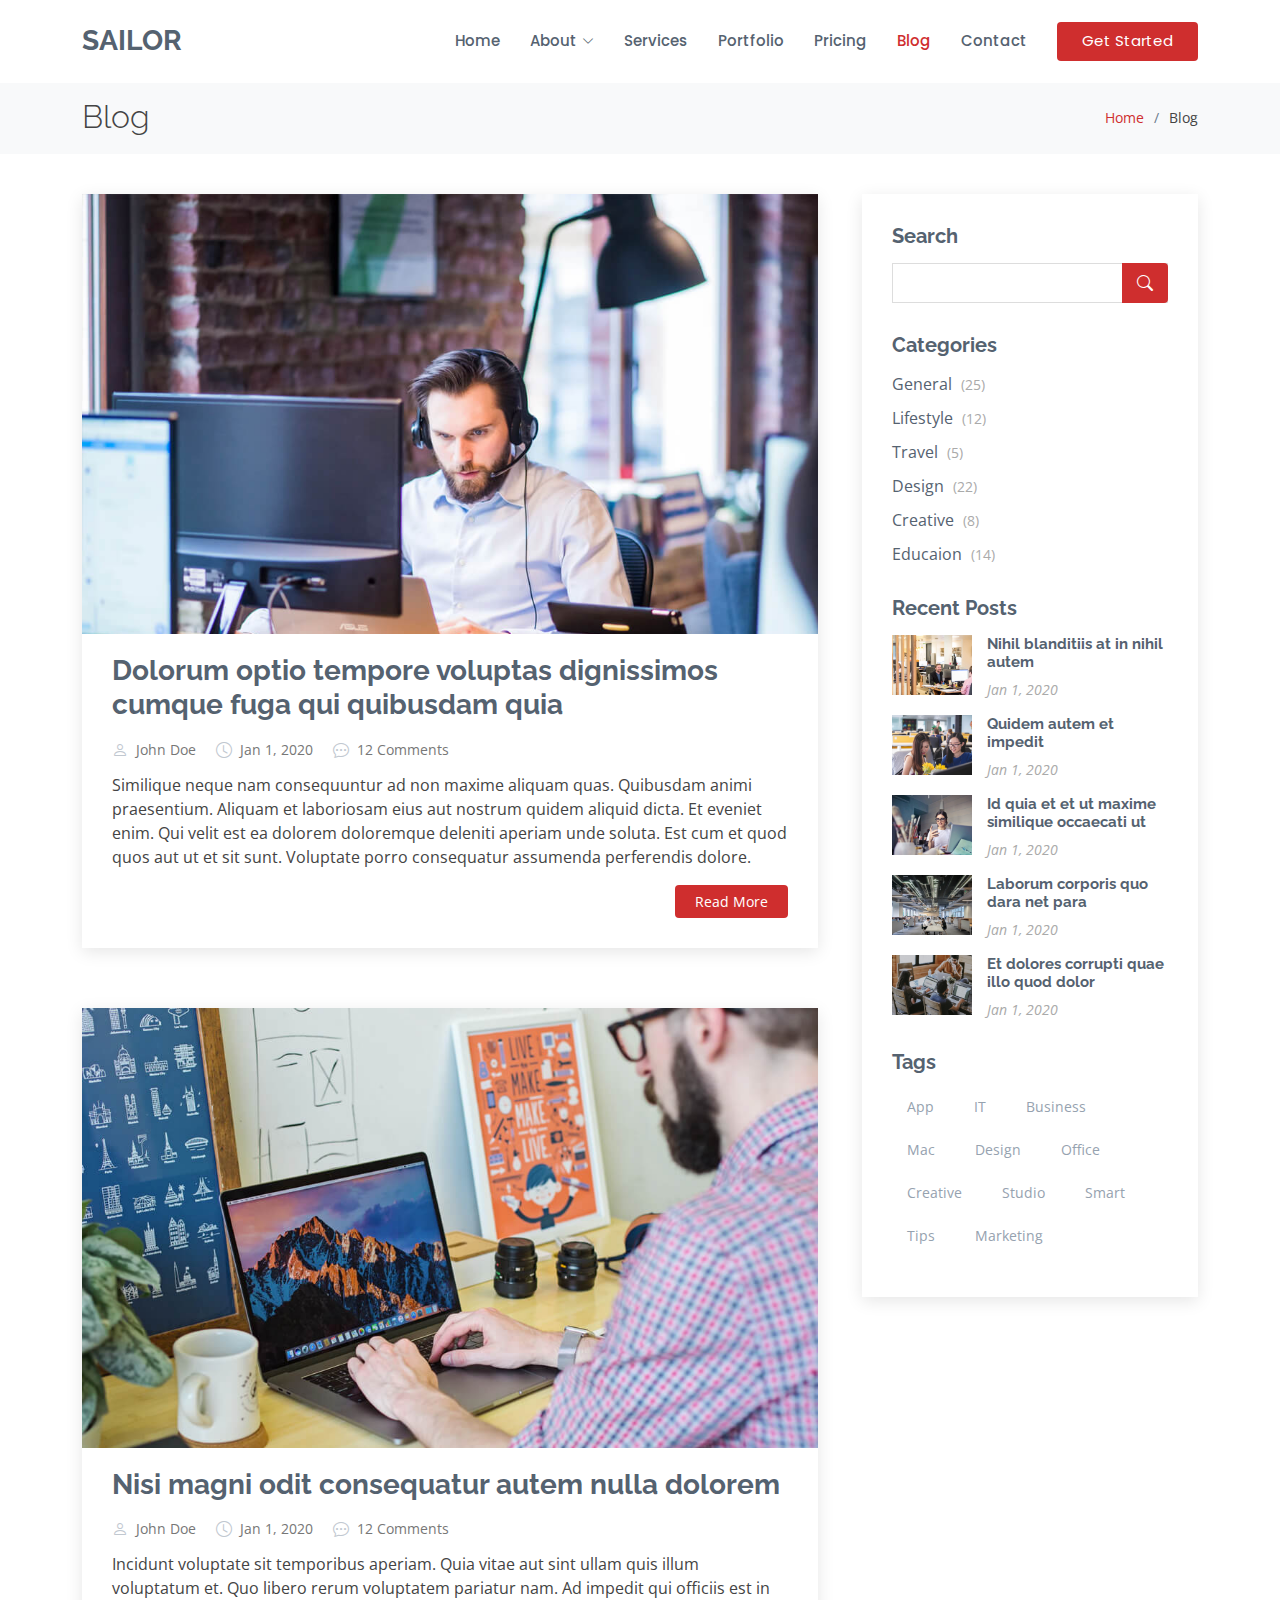
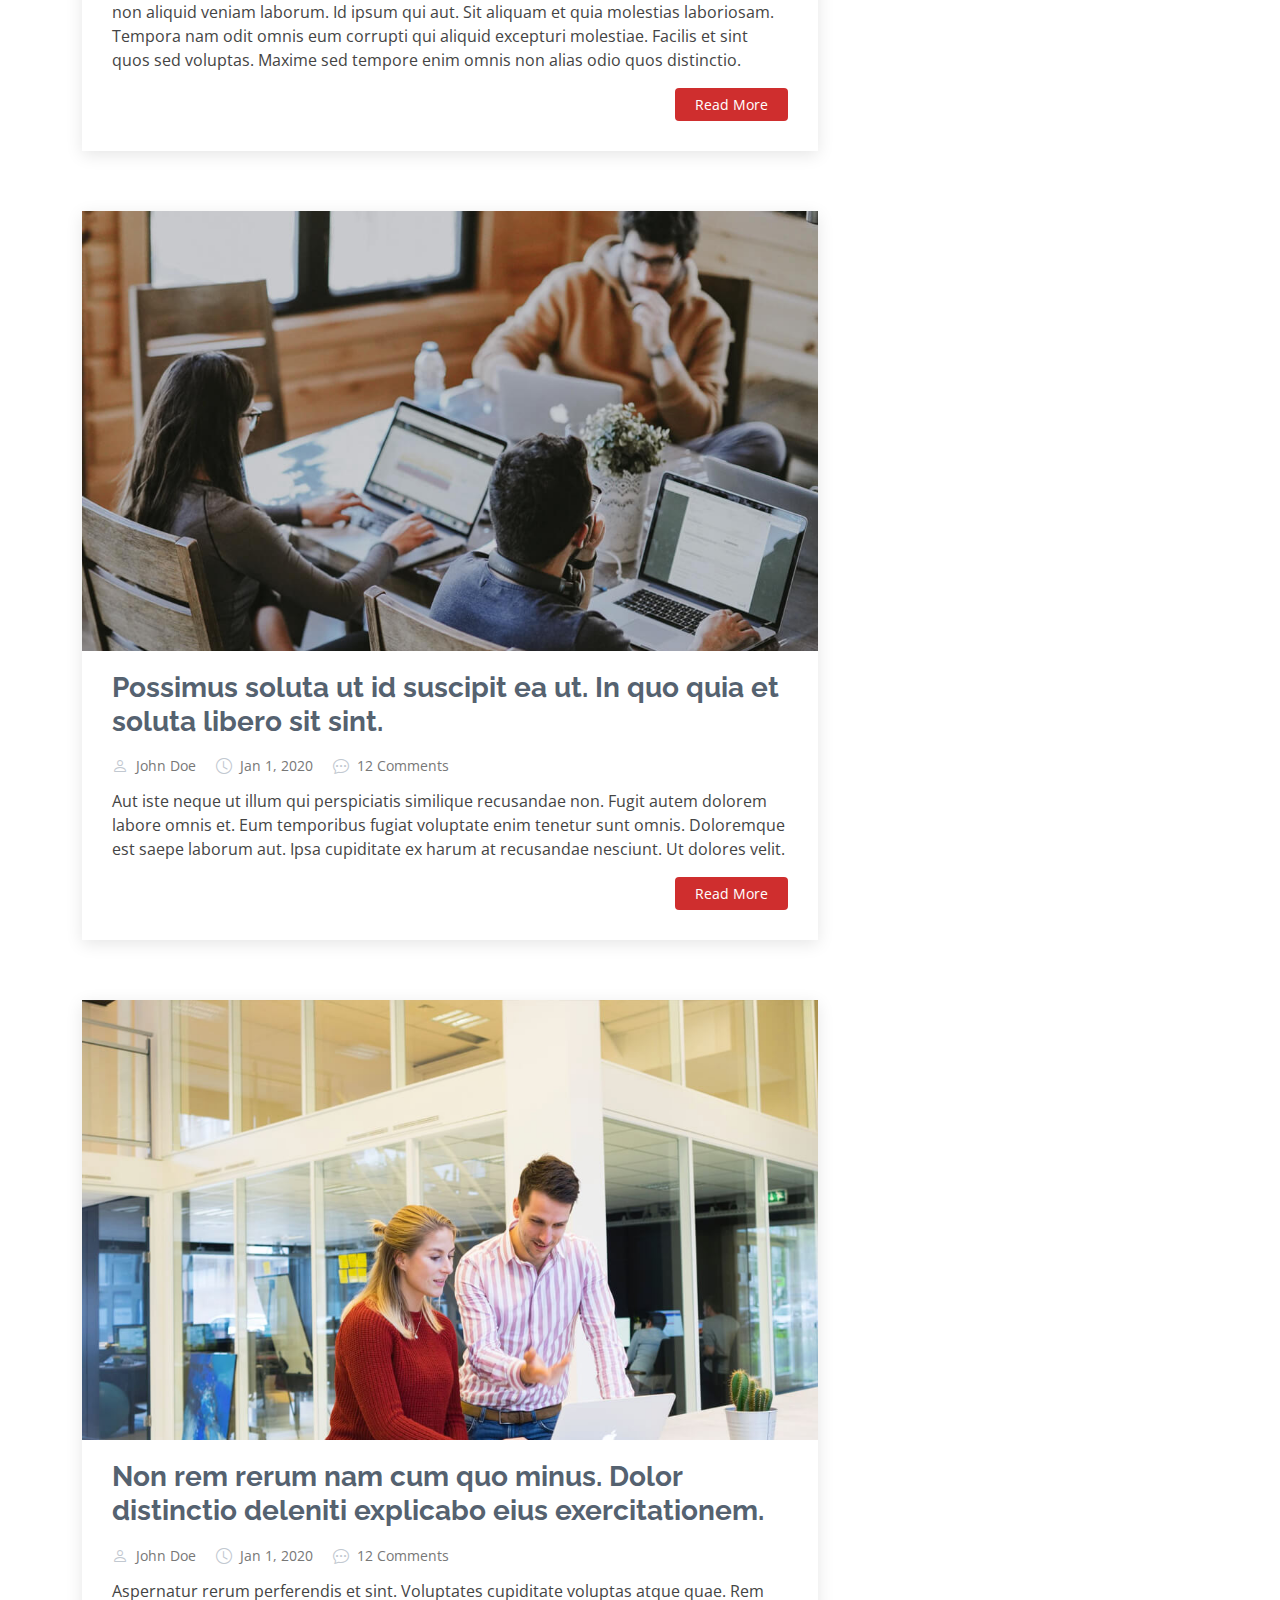
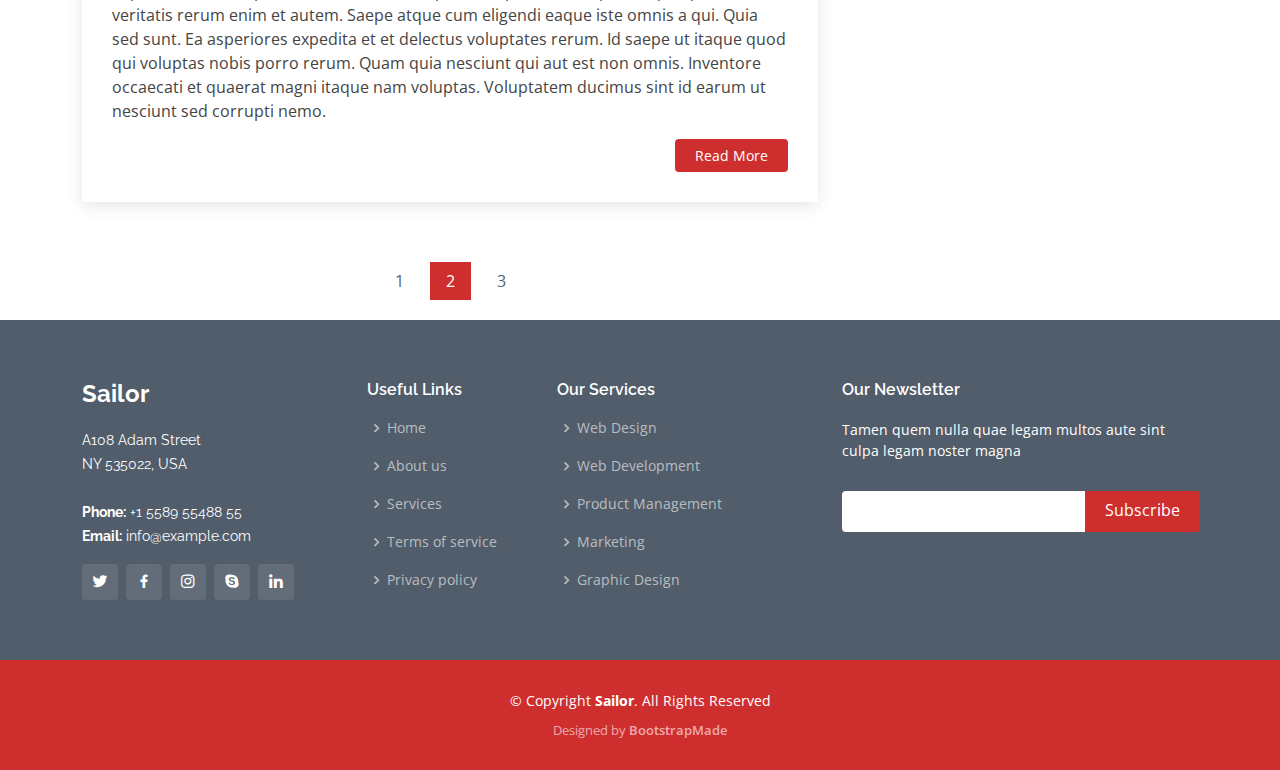
<file: blog.html>
<!DOCTYPE html>
<html lang="en">

<head>
  <meta charset="utf-8">
  <meta content="width=device-width, initial-scale=1.0" name="viewport">

  <title>Blog - Sailor Bootstrap Template</title>
  <meta content="" name="description">
  <meta content="" name="keywords">

  <!-- Favicons -->
  <link href="assets/img/favicon.png" rel="icon">
  <link href="assets/img/apple-touch-icon.png" rel="apple-touch-icon">

  <!-- Google Fonts -->
  <link href="https://fonts.googleapis.com/css?family=Open+Sans:300,300i,400,400i,600,600i,700,700i|Raleway:300,300i,400,400i,500,500i,600,600i,700,700i|Poppins:300,300i,400,400i,500,500i,600,600i,700,700i" rel="stylesheet">

  <!-- Vendor CSS Files -->
  <link href="assets/vendor/animate.css/animate.min.css" rel="stylesheet">
  <link href="assets/vendor/bootstrap/css/bootstrap.min.css" rel="stylesheet">
  <link href="assets/vendor/bootstrap-icons/bootstrap-icons.css" rel="stylesheet">
  <link href="assets/vendor/boxicons/css/boxicons.min.css" rel="stylesheet">
  <link href="assets/vendor/glightbox/css/glightbox.min.css" rel="stylesheet">
  <link href="assets/vendor/remixicon/remixicon.css" rel="stylesheet">
  <link href="assets/vendor/swiper/swiper-bundle.min.css" rel="stylesheet">

  <!-- Template Main CSS File -->
  <link href="assets/css/style.css" rel="stylesheet">

  <!-- =======================================================
  * Template Name: Sailor
  * Template URL: https://bootstrapmade.com/sailor-free-bootstrap-theme/
  * Updated: Mar 17 2024 with Bootstrap v5.3.3
  * Author: BootstrapMade.com
  * License: https://bootstrapmade.com/license/
  ======================================================== -->
</head>

<body>

  <!-- ======= Header ======= -->
  <header id="header" class="fixed-top d-flex align-items-center">
    <div class="container d-flex align-items-center">

      <h1 class="logo me-auto"><a href="index.html">Sailor</a></h1>
      <!-- Uncomment below if you prefer to use an image logo -->
      <!-- <a href="index.html" class="logo me-auto"><img src="assets/img/logo.png" alt="" class="img-fluid"></a>-->

      <nav id="navbar" class="navbar">
        <ul>
          <li><a href="index.html">Home</a></li>

          <li class="dropdown"><a href="#"><span>About</span> <i class="bi bi-chevron-down"></i></a>
            <ul>
              <li><a href="about.html">About</a></li>
              <li><a href="team.html">Team</a></li>
              <li><a href="testimonials.html">Testimonials</a></li>

              <li class="dropdown"><a href="#"><span>Deep Drop Down</span> <i class="bi bi-chevron-right"></i></a>
                <ul>
                  <li><a href="#">Deep Drop Down 1</a></li>
                  <li><a href="#">Deep Drop Down 2</a></li>
                  <li><a href="#">Deep Drop Down 3</a></li>
                  <li><a href="#">Deep Drop Down 4</a></li>
                  <li><a href="#">Deep Drop Down 5</a></li>
                </ul>
              </li>
            </ul>
          </li>
          <li><a href="services.html">Services</a></li>
          <li><a href="portfolio.html">Portfolio</a></li>
          <li><a href="pricing.html">Pricing</a></li>
          <li><a href="blog.html" class="active">Blog</a></li>

          <li><a href="contact.html">Contact</a></li>
          <li><a href="index.html" class="getstarted">Get Started</a></li>
        </ul>
        <i class="bi bi-list mobile-nav-toggle"></i>
      </nav><!-- .navbar -->

    </div>
  </header><!-- End Header -->

  <main id="main">

    <!-- ======= Breadcrumbs ======= -->
    <section id="breadcrumbs" class="breadcrumbs">
      <div class="container">

        <div class="d-flex justify-content-between align-items-center">
          <h2>Blog</h2>
          <ol>
            <li><a href="index.html">Home</a></li>
            <li>Blog</li>
          </ol>
        </div>

      </div>
    </section><!-- End Breadcrumbs -->

    <!-- ======= Blog Section ======= -->
    <section id="blog" class="blog">
      <div class="container" data-aos="fade-up">

        <div class="row">

          <div class="col-lg-8 entries">

            <article class="entry">

              <div class="entry-img">
                <img src="assets/img/blog/blog-1.jpg" alt="" class="img-fluid">
              </div>

              <h2 class="entry-title">
                <a href="blog-single.html">Dolorum optio tempore voluptas dignissimos cumque fuga qui quibusdam quia</a>
              </h2>

              <div class="entry-meta">
                <ul>
                  <li class="d-flex align-items-center"><i class="bi bi-person"></i> <a href="blog-single.html">John Doe</a></li>
                  <li class="d-flex align-items-center"><i class="bi bi-clock"></i> <a href="blog-single.html"><time datetime="2020-01-01">Jan 1, 2020</time></a></li>
                  <li class="d-flex align-items-center"><i class="bi bi-chat-dots"></i> <a href="blog-single.html">12 Comments</a></li>
                </ul>
              </div>

              <div class="entry-content">
                <p>
                  Similique neque nam consequuntur ad non maxime aliquam quas. Quibusdam animi praesentium. Aliquam et laboriosam eius aut nostrum quidem aliquid dicta.
                  Et eveniet enim. Qui velit est ea dolorem doloremque deleniti aperiam unde soluta. Est cum et quod quos aut ut et sit sunt. Voluptate porro consequatur assumenda perferendis dolore.
                </p>
                <div class="read-more">
                  <a href="blog-single.html">Read More</a>
                </div>
              </div>

            </article><!-- End blog entry -->

            <article class="entry">

              <div class="entry-img">
                <img src="assets/img/blog/blog-2.jpg" alt="" class="img-fluid">
              </div>

              <h2 class="entry-title">
                <a href="blog-single.html">Nisi magni odit consequatur autem nulla dolorem</a>
              </h2>

              <div class="entry-meta">
                <ul>
                  <li class="d-flex align-items-center"><i class="bi bi-person"></i> <a href="blog-single.html">John Doe</a></li>
                  <li class="d-flex align-items-center"><i class="bi bi-clock"></i> <a href="blog-single.html"><time datetime="2020-01-01">Jan 1, 2020</time></a></li>
                  <li class="d-flex align-items-center"><i class="bi bi-chat-dots"></i> <a href="blog-single.html">12 Comments</a></li>
                </ul>
              </div>

              <div class="entry-content">
                <p>
                  Incidunt voluptate sit temporibus aperiam. Quia vitae aut sint ullam quis illum voluptatum et. Quo libero rerum voluptatem pariatur nam.
                  Ad impedit qui officiis est in non aliquid veniam laborum. Id ipsum qui aut. Sit aliquam et quia molestias laboriosam. Tempora nam odit omnis eum corrupti qui aliquid excepturi molestiae. Facilis et sint quos sed voluptas. Maxime sed tempore enim omnis non alias odio quos distinctio.
                </p>
                <div class="read-more">
                  <a href="blog-single.html">Read More</a>
                </div>
              </div>

            </article><!-- End blog entry -->

            <article class="entry">

              <div class="entry-img">
                <img src="assets/img/blog/blog-3.jpg" alt="" class="img-fluid">
              </div>

              <h2 class="entry-title">
                <a href="blog-single.html">Possimus soluta ut id suscipit ea ut. In quo quia et soluta libero sit sint.</a>
              </h2>

              <div class="entry-meta">
                <ul>
                  <li class="d-flex align-items-center"><i class="bi bi-person"></i> <a href="blog-single.html">John Doe</a></li>
                  <li class="d-flex align-items-center"><i class="bi bi-clock"></i> <a href="blog-single.html"><time datetime="2020-01-01">Jan 1, 2020</time></a></li>
                  <li class="d-flex align-items-center"><i class="bi bi-chat-dots"></i> <a href="blog-single.html">12 Comments</a></li>
                </ul>
              </div>

              <div class="entry-content">
                <p>
                  Aut iste neque ut illum qui perspiciatis similique recusandae non. Fugit autem dolorem labore omnis et. Eum temporibus fugiat voluptate enim tenetur sunt omnis.
                  Doloremque est saepe laborum aut. Ipsa cupiditate ex harum at recusandae nesciunt. Ut dolores velit.
                </p>
                <div class="read-more">
                  <a href="blog-single.html">Read More</a>
                </div>
              </div>

            </article><!-- End blog entry -->

            <article class="entry">

              <div class="entry-img">
                <img src="assets/img/blog/blog-4.jpg" alt="" class="img-fluid">
              </div>

              <h2 class="entry-title">
                <a href="blog-single.html">Non rem rerum nam cum quo minus. Dolor distinctio deleniti explicabo eius exercitationem.</a>
              </h2>

              <div class="entry-meta">
                <ul>
                  <li class="d-flex align-items-center"><i class="bi bi-person"></i> <a href="blog-single.html">John Doe</a></li>
                  <li class="d-flex align-items-center"><i class="bi bi-clock"></i> <a href="blog-single.html"><time datetime="2020-01-01">Jan 1, 2020</time></a></li>
                  <li class="d-flex align-items-center"><i class="bi bi-chat-dots"></i> <a href="blog-single.html">12 Comments</a></li>
                </ul>
              </div>

              <div class="entry-content">
                <p>
                  Aspernatur rerum perferendis et sint. Voluptates cupiditate voluptas atque quae. Rem veritatis rerum enim et autem. Saepe atque cum eligendi eaque iste omnis a qui.
                  Quia sed sunt. Ea asperiores expedita et et delectus voluptates rerum. Id saepe ut itaque quod qui voluptas nobis porro rerum. Quam quia nesciunt qui aut est non omnis. Inventore occaecati et quaerat magni itaque nam voluptas. Voluptatem ducimus sint id earum ut nesciunt sed corrupti nemo.
                </p>
                <div class="read-more">
                  <a href="blog-single.html">Read More</a>
                </div>
              </div>

            </article><!-- End blog entry -->

            <div class="blog-pagination">
              <ul class="justify-content-center">
                <li><a href="#">1</a></li>
                <li class="active"><a href="#">2</a></li>
                <li><a href="#">3</a></li>
              </ul>
            </div>

          </div><!-- End blog entries list -->

          <div class="col-lg-4">

            <div class="sidebar">

              <h3 class="sidebar-title">Search</h3>
              <div class="sidebar-item search-form">
                <form action="">
                  <input type="text">
                  <button type="submit"><i class="bi bi-search"></i></button>
                </form>
              </div><!-- End sidebar search formn-->

              <h3 class="sidebar-title">Categories</h3>
              <div class="sidebar-item categories">
                <ul>
                  <li><a href="#">General <span>(25)</span></a></li>
                  <li><a href="#">Lifestyle <span>(12)</span></a></li>
                  <li><a href="#">Travel <span>(5)</span></a></li>
                  <li><a href="#">Design <span>(22)</span></a></li>
                  <li><a href="#">Creative <span>(8)</span></a></li>
                  <li><a href="#">Educaion <span>(14)</span></a></li>
                </ul>
              </div><!-- End sidebar categories-->

              <h3 class="sidebar-title">Recent Posts</h3>
              <div class="sidebar-item recent-posts">
                <div class="post-item clearfix">
                  <img src="assets/img/blog/blog-recent-1.jpg" alt="">
                  <h4><a href="blog-single.html">Nihil blanditiis at in nihil autem</a></h4>
                  <time datetime="2020-01-01">Jan 1, 2020</time>
                </div>

                <div class="post-item clearfix">
                  <img src="assets/img/blog/blog-recent-2.jpg" alt="">
                  <h4><a href="blog-single.html">Quidem autem et impedit</a></h4>
                  <time datetime="2020-01-01">Jan 1, 2020</time>
                </div>

                <div class="post-item clearfix">
                  <img src="assets/img/blog/blog-recent-3.jpg" alt="">
                  <h4><a href="blog-single.html">Id quia et et ut maxime similique occaecati ut</a></h4>
                  <time datetime="2020-01-01">Jan 1, 2020</time>
                </div>

                <div class="post-item clearfix">
                  <img src="assets/img/blog/blog-recent-4.jpg" alt="">
                  <h4><a href="blog-single.html">Laborum corporis quo dara net para</a></h4>
                  <time datetime="2020-01-01">Jan 1, 2020</time>
                </div>

                <div class="post-item clearfix">
                  <img src="assets/img/blog/blog-recent-5.jpg" alt="">
                  <h4><a href="blog-single.html">Et dolores corrupti quae illo quod dolor</a></h4>
                  <time datetime="2020-01-01">Jan 1, 2020</time>
                </div>

              </div><!-- End sidebar recent posts-->

              <h3 class="sidebar-title">Tags</h3>
              <div class="sidebar-item tags">
                <ul>
                  <li><a href="#">App</a></li>
                  <li><a href="#">IT</a></li>
                  <li><a href="#">Business</a></li>
                  <li><a href="#">Mac</a></li>
                  <li><a href="#">Design</a></li>
                  <li><a href="#">Office</a></li>
                  <li><a href="#">Creative</a></li>
                  <li><a href="#">Studio</a></li>
                  <li><a href="#">Smart</a></li>
                  <li><a href="#">Tips</a></li>
                  <li><a href="#">Marketing</a></li>
                </ul>
              </div><!-- End sidebar tags-->

            </div><!-- End sidebar -->

          </div><!-- End blog sidebar -->

        </div>

      </div>
    </section><!-- End Blog Section -->

  </main><!-- End #main -->

  <!-- ======= Footer ======= -->
  <footer id="footer">
    <div class="footer-top">
      <div class="container">
        <div class="row">

          <div class="col-lg-3 col-md-6">
            <div class="footer-info">
              <h3>Sailor</h3>
              <p>
                A108 Adam Street <br>
                NY 535022, USA<br><br>
                <strong>Phone:</strong> +1 5589 55488 55<br>
                <strong>Email:</strong> info@example.com<br>
              </p>
              <div class="social-links mt-3">
                <a href="#" class="twitter"><i class="bx bxl-twitter"></i></a>
                <a href="#" class="facebook"><i class="bx bxl-facebook"></i></a>
                <a href="#" class="instagram"><i class="bx bxl-instagram"></i></a>
                <a href="#" class="google-plus"><i class="bx bxl-skype"></i></a>
                <a href="#" class="linkedin"><i class="bx bxl-linkedin"></i></a>
              </div>
            </div>
          </div>

          <div class="col-lg-2 col-md-6 footer-links">
            <h4>Useful Links</h4>
            <ul>
              <li><i class="bx bx-chevron-right"></i> <a href="#">Home</a></li>
              <li><i class="bx bx-chevron-right"></i> <a href="#">About us</a></li>
              <li><i class="bx bx-chevron-right"></i> <a href="#">Services</a></li>
              <li><i class="bx bx-chevron-right"></i> <a href="#">Terms of service</a></li>
              <li><i class="bx bx-chevron-right"></i> <a href="#">Privacy policy</a></li>
            </ul>
          </div>

          <div class="col-lg-3 col-md-6 footer-links">
            <h4>Our Services</h4>
            <ul>
              <li><i class="bx bx-chevron-right"></i> <a href="#">Web Design</a></li>
              <li><i class="bx bx-chevron-right"></i> <a href="#">Web Development</a></li>
              <li><i class="bx bx-chevron-right"></i> <a href="#">Product Management</a></li>
              <li><i class="bx bx-chevron-right"></i> <a href="#">Marketing</a></li>
              <li><i class="bx bx-chevron-right"></i> <a href="#">Graphic Design</a></li>
            </ul>
          </div>

          <div class="col-lg-4 col-md-6 footer-newsletter">
            <h4>Our Newsletter</h4>
            <p>Tamen quem nulla quae legam multos aute sint culpa legam noster magna</p>
            <form action="" method="post">
              <input type="email" name="email"><input type="submit" value="Subscribe">
            </form>

          </div>

        </div>
      </div>
    </div>

    <div class="container">
      <div class="copyright">
        &copy; Copyright <strong><span>Sailor</span></strong>. All Rights Reserved
      </div>
      <div class="credits">
        <!-- All the links in the footer should remain intact. -->
        <!-- You can delete the links only if you purchased the pro version. -->
        <!-- Licensing information: https://bootstrapmade.com/license/ -->
        <!-- Purchase the pro version with working PHP/AJAX contact form: https://bootstrapmade.com/sailor-free-bootstrap-theme/ -->
        Designed by <a href="https://bootstrapmade.com/">BootstrapMade</a>
      </div>
    </div>
  </footer><!-- End Footer -->

  <a href="#" class="back-to-top d-flex align-items-center justify-content-center"><i class="bi bi-arrow-up-short"></i></a>

  <!-- Vendor JS Files -->
  <script src="assets/vendor/bootstrap/js/bootstrap.bundle.min.js"></script>
  <script src="assets/vendor/glightbox/js/glightbox.min.js"></script>
  <script src="assets/vendor/isotope-layout/isotope.pkgd.min.js"></script>
  <script src="assets/vendor/swiper/swiper-bundle.min.js"></script>
  <script src="assets/vendor/waypoints/noframework.waypoints.js"></script>
  <script src="assets/vendor/php-email-form/validate.js"></script>

  <!-- Template Main JS File -->
  <script src="assets/js/main.js"></script>

</body>

</html>
</file>
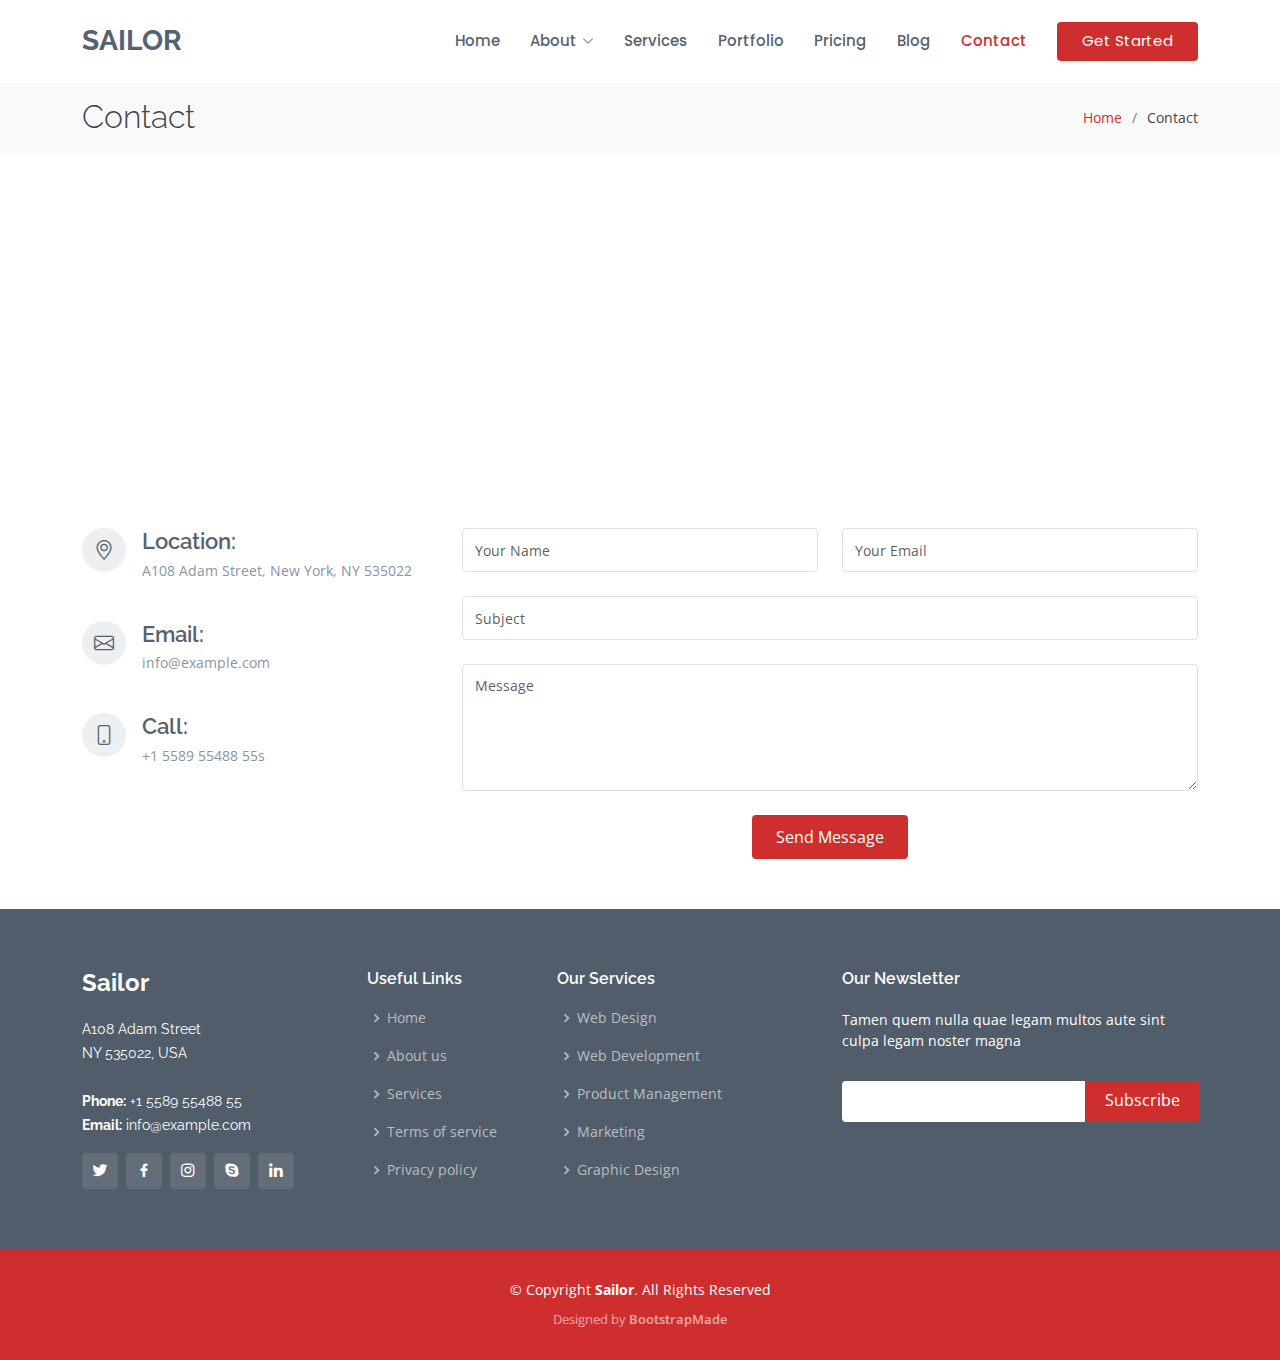
<file: contact.html>
<!DOCTYPE html>
<html lang="en">

<head>
  <meta charset="utf-8">
  <meta content="width=device-width, initial-scale=1.0" name="viewport">

  <title>Contact - Sailor Bootstrap Template</title>
  <meta content="" name="description">
  <meta content="" name="keywords">

  <!-- Favicons -->
  <link href="assets/img/favicon.png" rel="icon">
  <link href="assets/img/apple-touch-icon.png" rel="apple-touch-icon">

  <!-- Google Fonts -->
  <link href="https://fonts.googleapis.com/css?family=Open+Sans:300,300i,400,400i,600,600i,700,700i|Raleway:300,300i,400,400i,500,500i,600,600i,700,700i|Poppins:300,300i,400,400i,500,500i,600,600i,700,700i" rel="stylesheet">

  <!-- Vendor CSS Files -->
  <link href="assets/vendor/animate.css/animate.min.css" rel="stylesheet">
  <link href="assets/vendor/bootstrap/css/bootstrap.min.css" rel="stylesheet">
  <link href="assets/vendor/bootstrap-icons/bootstrap-icons.css" rel="stylesheet">
  <link href="assets/vendor/boxicons/css/boxicons.min.css" rel="stylesheet">
  <link href="assets/vendor/glightbox/css/glightbox.min.css" rel="stylesheet">
  <link href="assets/vendor/remixicon/remixicon.css" rel="stylesheet">
  <link href="assets/vendor/swiper/swiper-bundle.min.css" rel="stylesheet">

  <!-- Template Main CSS File -->
  <link href="assets/css/style.css" rel="stylesheet">

  <!-- =======================================================
  * Template Name: Sailor
  * Template URL: https://bootstrapmade.com/sailor-free-bootstrap-theme/
  * Updated: Mar 17 2024 with Bootstrap v5.3.3
  * Author: BootstrapMade.com
  * License: https://bootstrapmade.com/license/
  ======================================================== -->
</head>

<body>

  <!-- ======= Header ======= -->
  <header id="header" class="fixed-top d-flex align-items-center">
    <div class="container d-flex align-items-center">

      <h1 class="logo me-auto"><a href="index.html">Sailor</a></h1>
      <!-- Uncomment below if you prefer to use an image logo -->
      <!-- <a href="index.html" class="logo me-auto"><img src="assets/img/logo.png" alt="" class="img-fluid"></a>-->

      <nav id="navbar" class="navbar">
        <ul>
          <li><a href="index.html">Home</a></li>

          <li class="dropdown"><a href="#"><span>About</span> <i class="bi bi-chevron-down"></i></a>
            <ul>
              <li><a href="about.html">About</a></li>
              <li><a href="team.html">Team</a></li>
              <li><a href="testimonials.html">Testimonials</a></li>

              <li class="dropdown"><a href="#"><span>Deep Drop Down</span> <i class="bi bi-chevron-right"></i></a>
                <ul>
                  <li><a href="#">Deep Drop Down 1</a></li>
                  <li><a href="#">Deep Drop Down 2</a></li>
                  <li><a href="#">Deep Drop Down 3</a></li>
                  <li><a href="#">Deep Drop Down 4</a></li>
                  <li><a href="#">Deep Drop Down 5</a></li>
                </ul>
              </li>
            </ul>
          </li>
          <li><a href="services.html">Services</a></li>
          <li><a href="portfolio.html">Portfolio</a></li>
          <li><a href="pricing.html">Pricing</a></li>
          <li><a href="blog.html">Blog</a></li>

          <li><a href="contact.html" class="active">Contact</a></li>
          <li><a href="index.html" class="getstarted">Get Started</a></li>
        </ul>
        <i class="bi bi-list mobile-nav-toggle"></i>
      </nav><!-- .navbar -->

    </div>
  </header><!-- End Header -->

  <main id="main">

    <!-- ======= Breadcrumbs ======= -->
    <section id="breadcrumbs" class="breadcrumbs">
      <div class="container">

        <div class="d-flex justify-content-between align-items-center">
          <h2>Contact</h2>
          <ol>
            <li><a href="index.html">Home</a></li>
            <li>Contact</li>
          </ol>
        </div>

      </div>
    </section><!-- End Breadcrumbs -->

    <!-- ======= Contact Section ======= -->
    <section id="contact" class="contact">
      <div class="container">

        <div>
          <iframe style="border:0; width: 100%; height: 270px;" src="https://www.google.com/maps/embed?pb=!1m14!1m8!1m3!1d12097.433213460943!2d-74.0062269!3d40.7101282!3m2!1i1024!2i768!4f13.1!3m3!1m2!1s0x0%3A0xb89d1fe6bc499443!2sDowntown+Conference+Center!5e0!3m2!1smk!2sbg!4v1539943755621" frameborder="0" allowfullscreen></iframe>
        </div>

        <div class="row mt-5">

          <div class="col-lg-4">
            <div class="info">
              <div class="address">
                <i class="bi bi-geo-alt"></i>
                <h4>Location:</h4>
                <p>A108 Adam Street, New York, NY 535022</p>
              </div>

              <div class="email">
                <i class="bi bi-envelope"></i>
                <h4>Email:</h4>
                <p>info@example.com</p>
              </div>

              <div class="phone">
                <i class="bi bi-phone"></i>
                <h4>Call:</h4>
                <p>+1 5589 55488 55s</p>
              </div>

            </div>

          </div>

          <div class="col-lg-8 mt-5 mt-lg-0">

            <form action="forms/contact.php" method="post" role="form" class="php-email-form">
              <div class="row">
                <div class="col-md-6 form-group">
                  <input type="text" name="name" class="form-control" id="name" placeholder="Your Name" required>
                </div>
                <div class="col-md-6 form-group mt-3 mt-md-0">
                  <input type="email" class="form-control" name="email" id="email" placeholder="Your Email" required>
                </div>
              </div>
              <div class="form-group mt-3">
                <input type="text" class="form-control" name="subject" id="subject" placeholder="Subject" required>
              </div>
              <div class="form-group mt-3">
                <textarea class="form-control" name="message" rows="5" placeholder="Message" required></textarea>
              </div>
              <div class="my-3">
                <div class="loading">Loading</div>
                <div class="error-message"></div>
                <div class="sent-message">Your message has been sent. Thank you!</div>
              </div>
              <div class="text-center"><button type="submit">Send Message</button></div>
            </form>

          </div>

        </div>

      </div>
    </section><!-- End Contact Section -->

  </main><!-- End #main -->

  <!-- ======= Footer ======= -->
  <footer id="footer">
    <div class="footer-top">
      <div class="container">
        <div class="row">

          <div class="col-lg-3 col-md-6">
            <div class="footer-info">
              <h3>Sailor</h3>
              <p>
                A108 Adam Street <br>
                NY 535022, USA<br><br>
                <strong>Phone:</strong> +1 5589 55488 55<br>
                <strong>Email:</strong> info@example.com<br>
              </p>
              <div class="social-links mt-3">
                <a href="#" class="twitter"><i class="bx bxl-twitter"></i></a>
                <a href="#" class="facebook"><i class="bx bxl-facebook"></i></a>
                <a href="#" class="instagram"><i class="bx bxl-instagram"></i></a>
                <a href="#" class="google-plus"><i class="bx bxl-skype"></i></a>
                <a href="#" class="linkedin"><i class="bx bxl-linkedin"></i></a>
              </div>
            </div>
          </div>

          <div class="col-lg-2 col-md-6 footer-links">
            <h4>Useful Links</h4>
            <ul>
              <li><i class="bx bx-chevron-right"></i> <a href="#">Home</a></li>
              <li><i class="bx bx-chevron-right"></i> <a href="#">About us</a></li>
              <li><i class="bx bx-chevron-right"></i> <a href="#">Services</a></li>
              <li><i class="bx bx-chevron-right"></i> <a href="#">Terms of service</a></li>
              <li><i class="bx bx-chevron-right"></i> <a href="#">Privacy policy</a></li>
            </ul>
          </div>

          <div class="col-lg-3 col-md-6 footer-links">
            <h4>Our Services</h4>
            <ul>
              <li><i class="bx bx-chevron-right"></i> <a href="#">Web Design</a></li>
              <li><i class="bx bx-chevron-right"></i> <a href="#">Web Development</a></li>
              <li><i class="bx bx-chevron-right"></i> <a href="#">Product Management</a></li>
              <li><i class="bx bx-chevron-right"></i> <a href="#">Marketing</a></li>
              <li><i class="bx bx-chevron-right"></i> <a href="#">Graphic Design</a></li>
            </ul>
          </div>

          <div class="col-lg-4 col-md-6 footer-newsletter">
            <h4>Our Newsletter</h4>
            <p>Tamen quem nulla quae legam multos aute sint culpa legam noster magna</p>
            <form action="" method="post">
              <input type="email" name="email"><input type="submit" value="Subscribe">
            </form>

          </div>

        </div>
      </div>
    </div>

    <div class="container">
      <div class="copyright">
        &copy; Copyright <strong><span>Sailor</span></strong>. All Rights Reserved
      </div>
      <div class="credits">
        <!-- All the links in the footer should remain intact. -->
        <!-- You can delete the links only if you purchased the pro version. -->
        <!-- Licensing information: https://bootstrapmade.com/license/ -->
        <!-- Purchase the pro version with working PHP/AJAX contact form: https://bootstrapmade.com/sailor-free-bootstrap-theme/ -->
        Designed by <a href="https://bootstrapmade.com/">BootstrapMade</a>
      </div>
    </div>
  </footer><!-- End Footer -->

  <a href="#" class="back-to-top d-flex align-items-center justify-content-center"><i class="bi bi-arrow-up-short"></i></a>

  <!-- Vendor JS Files -->
  <script src="assets/vendor/bootstrap/js/bootstrap.bundle.min.js"></script>
  <script src="assets/vendor/glightbox/js/glightbox.min.js"></script>
  <script src="assets/vendor/isotope-layout/isotope.pkgd.min.js"></script>
  <script src="assets/vendor/swiper/swiper-bundle.min.js"></script>
  <script src="assets/vendor/waypoints/noframework.waypoints.js"></script>
  <script src="assets/vendor/php-email-form/validate.js"></script>

  <!-- Template Main JS File -->
  <script src="assets/js/main.js"></script>

</body>

</html>
</file>
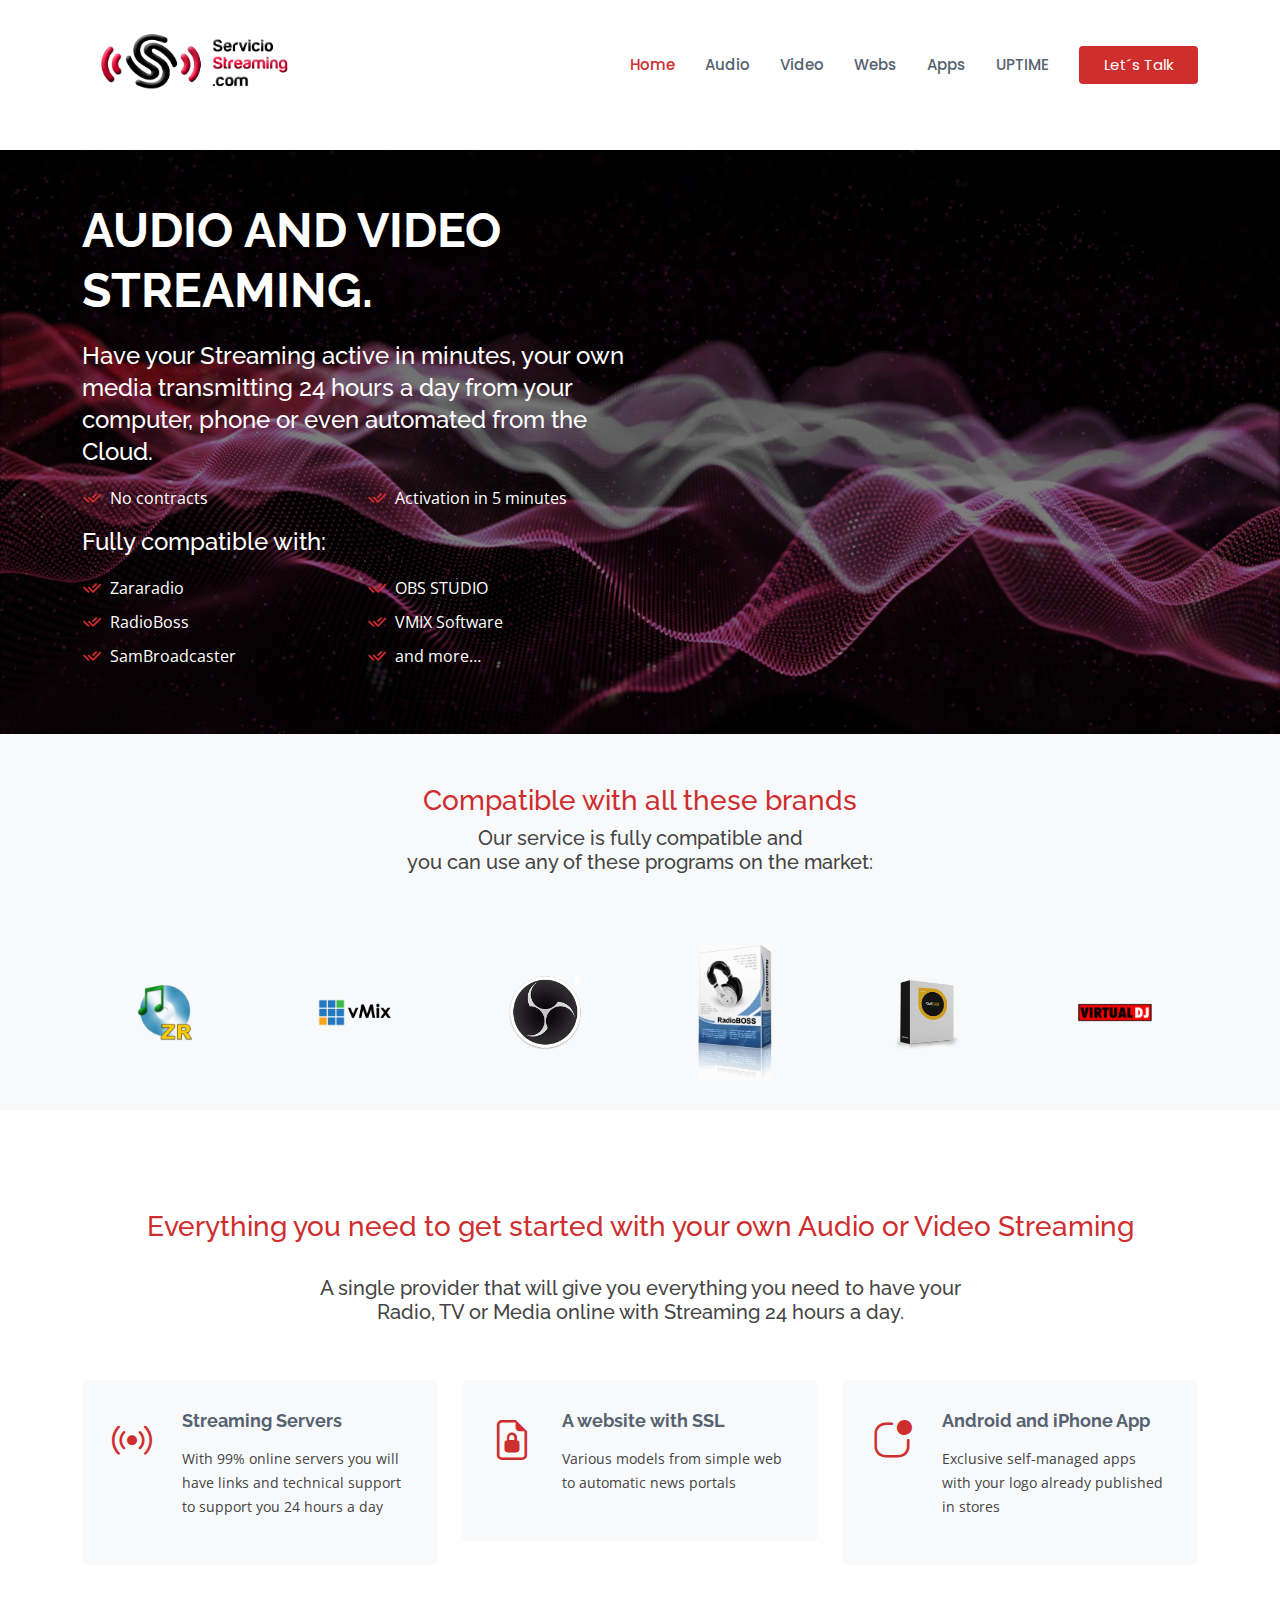
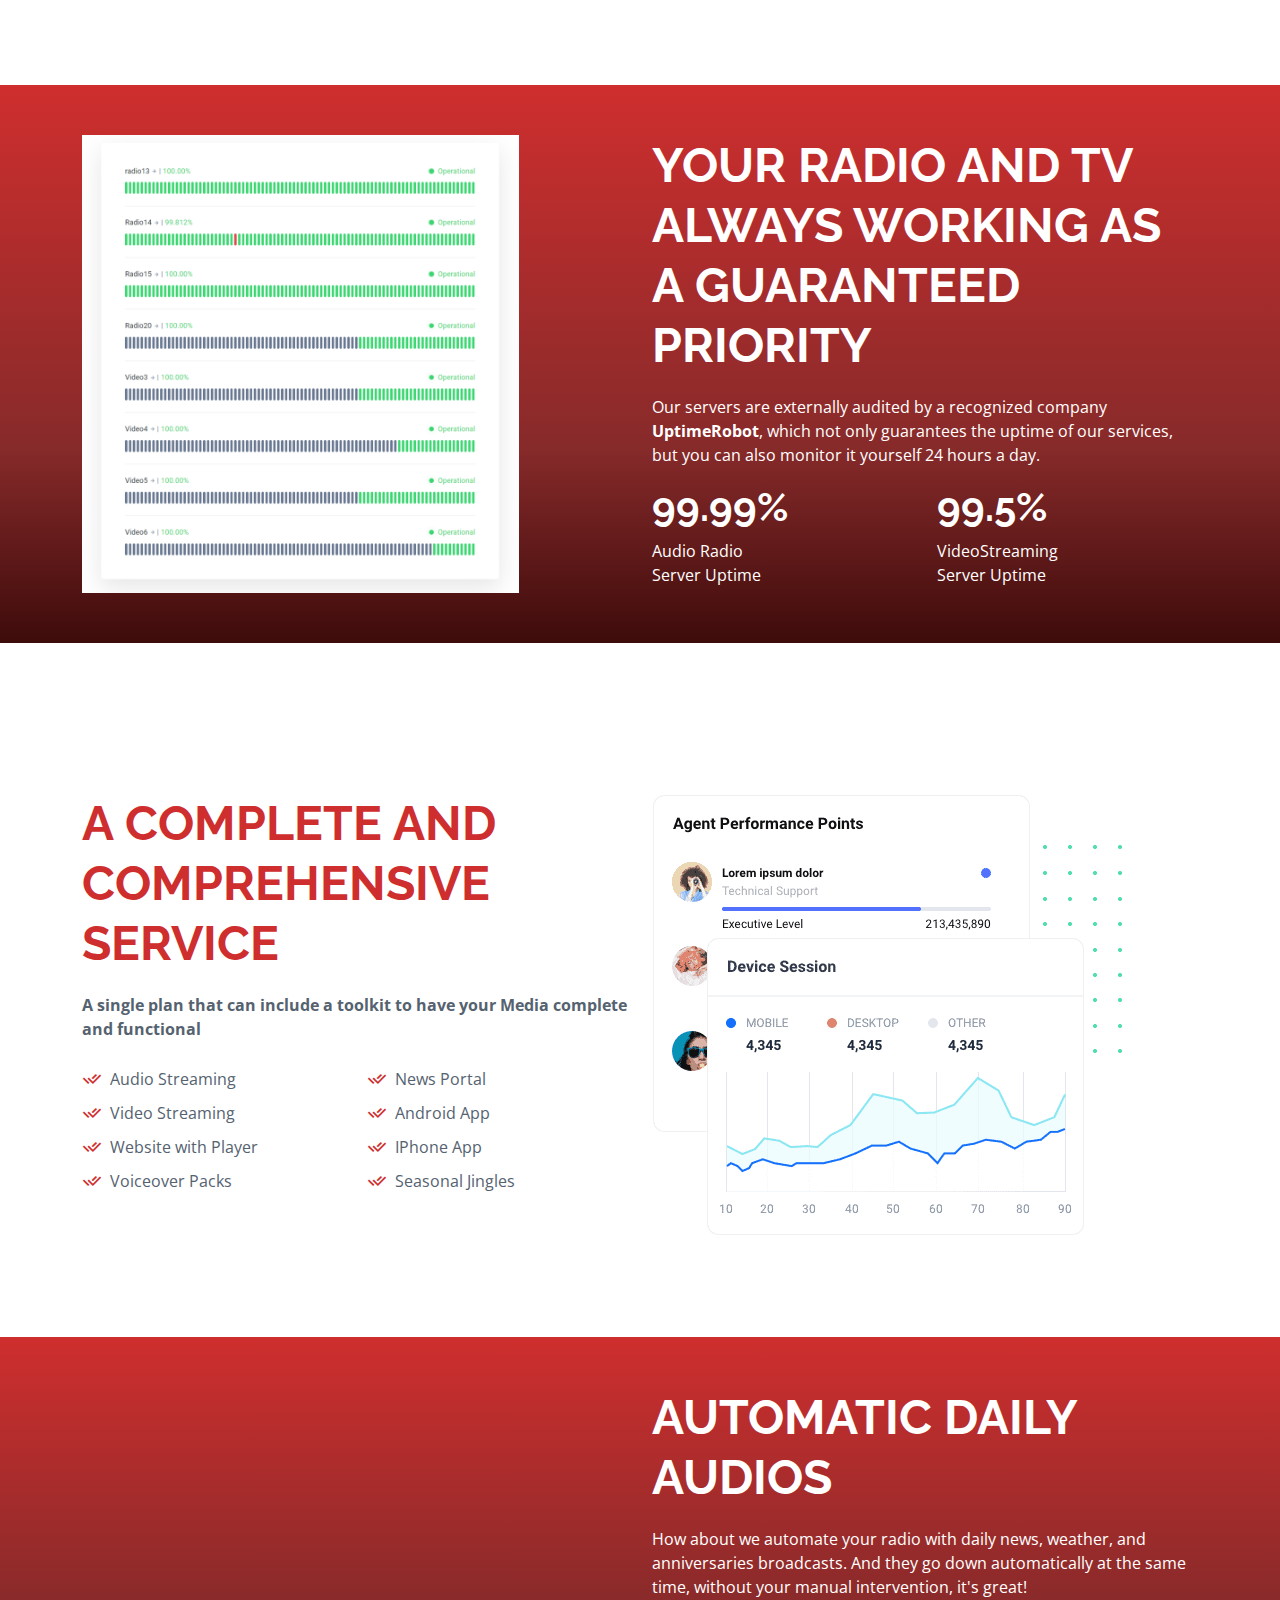
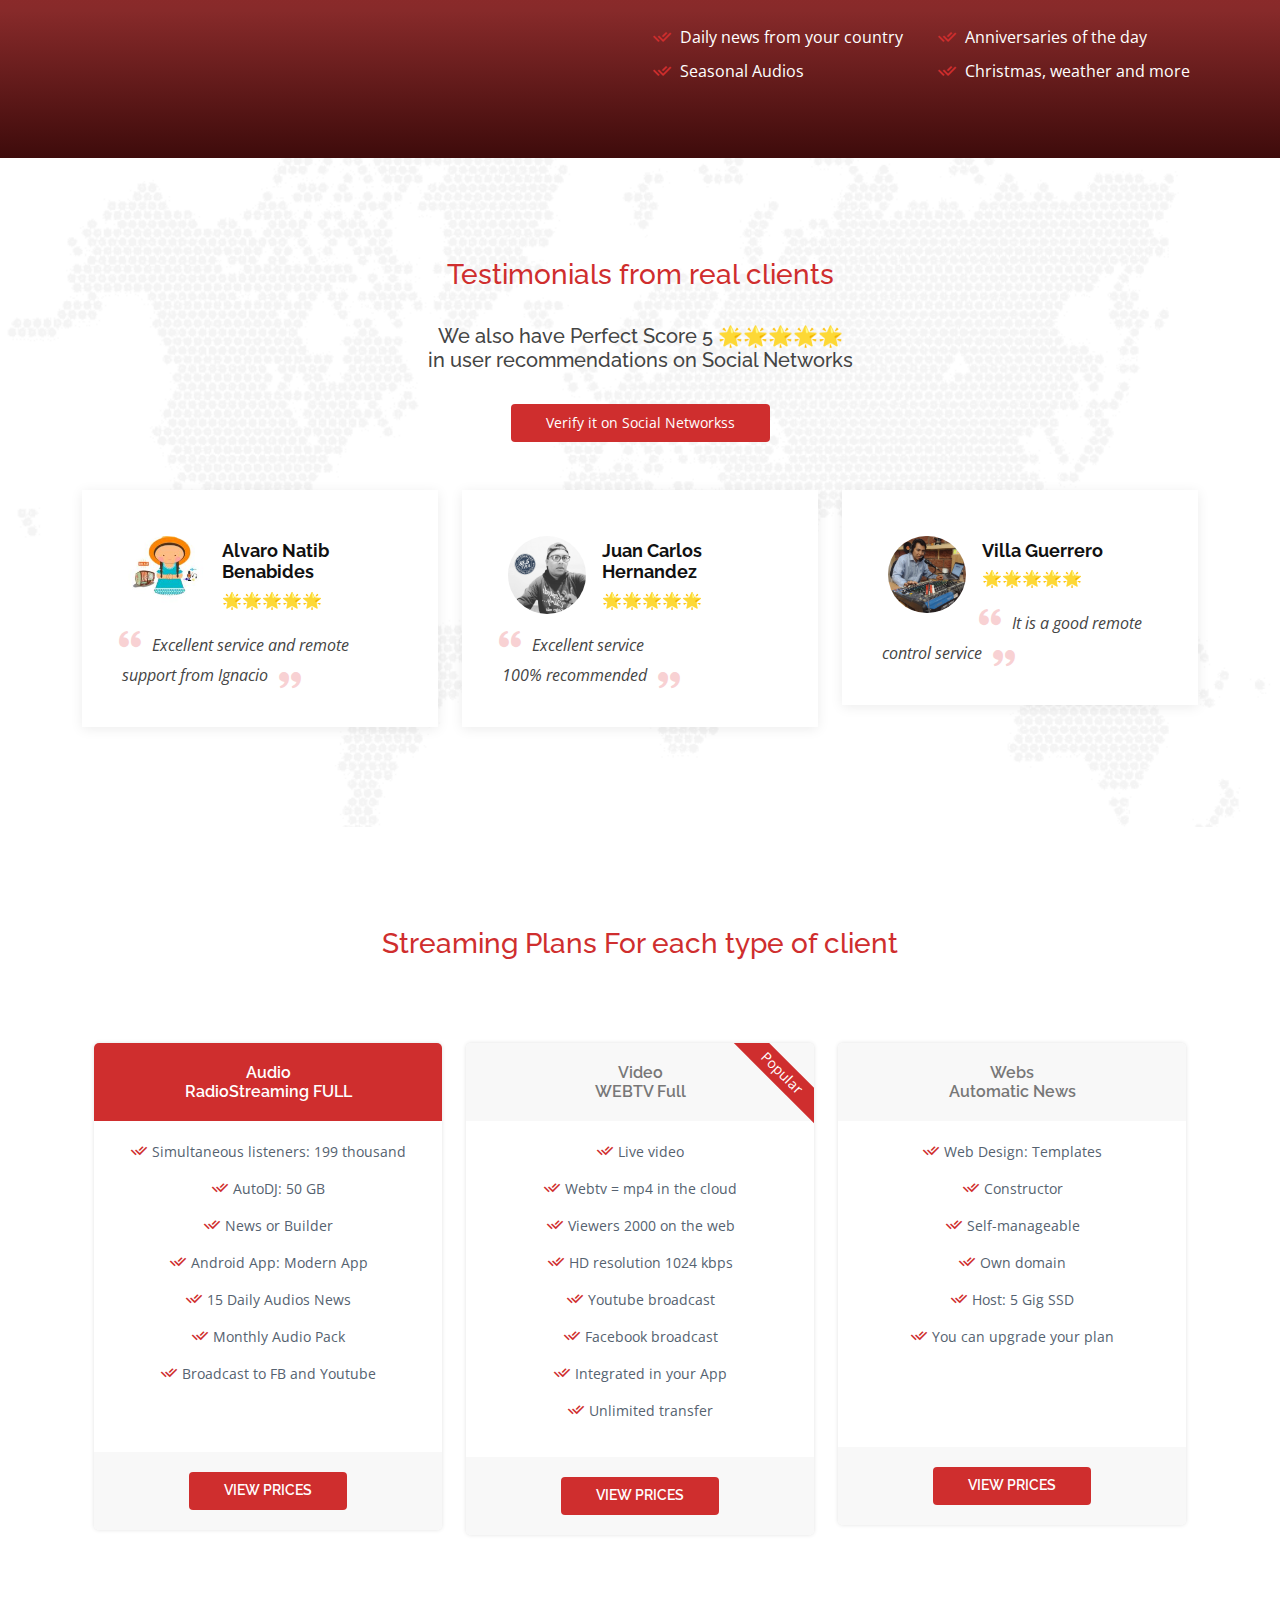
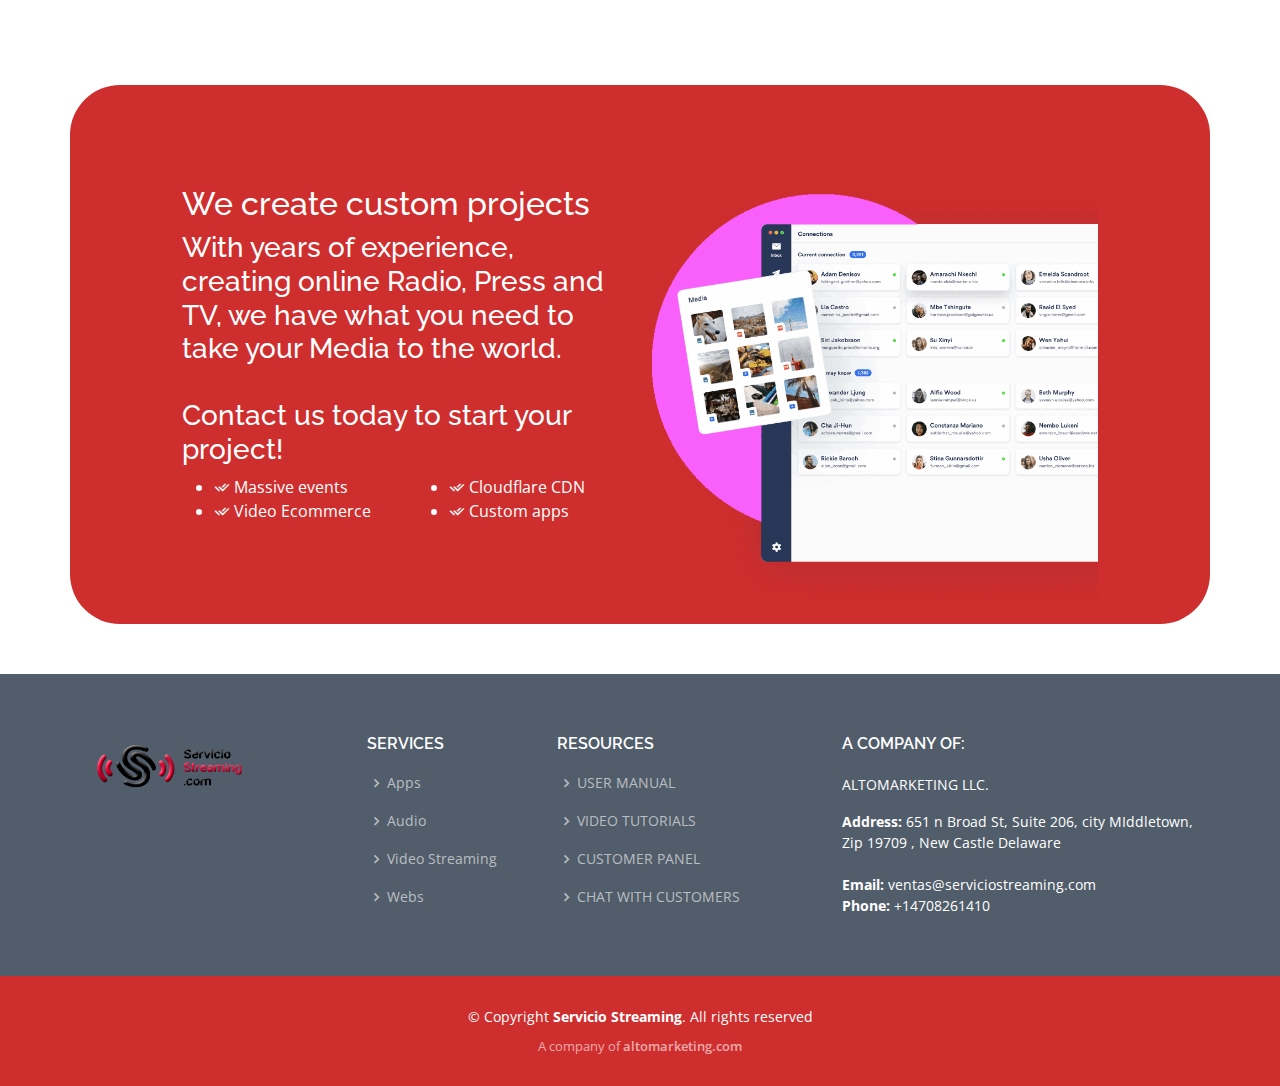
<file: index-en.html>
<!DOCTYPE html>
<html lang="en">

<head>
  <meta charset="utf-8">
  <meta content="width=device-width, initial-scale=1.0" name="viewport">

  <title>Servicio Streaming</title>
  <meta content="" name="description">
  <meta content="" name="keywords">

  <!-- Favicons -->
  <link href="assets/img/favicon.png" rel="icon">
  <link href="assets/img/apple-touch-icon.png" rel="apple-touch-icon">

  <!-- Google Fonts -->
  <link href="https://fonts.googleapis.com/css?family=Open+Sans:300,300i,400,400i,600,600i,700,700i|Raleway:300,300i,400,400i,500,500i,600,600i,700,700i|Poppins:300,300i,400,400i,500,500i,600,600i,700,700i" rel="stylesheet">

  <!-- Vendor CSS Files -->
  <link href="assets/vendor/animate.css/animate.min.css" rel="stylesheet">
  <link href="assets/vendor/bootstrap/css/bootstrap.min.css" rel="stylesheet">
  <link href="assets/vendor/bootstrap-icons/bootstrap-icons.css" rel="stylesheet">
  <link href="assets/vendor/boxicons/css/boxicons.min.css" rel="stylesheet">
  <link href="assets/vendor/glightbox/css/glightbox.min.css" rel="stylesheet">
  <link href="assets/vendor/remixicon/remixicon.css" rel="stylesheet">
  <link href="assets/vendor/swiper/swiper-bundle.min.css" rel="stylesheet">

  <!-- Template Main CSS File -->
  <link href="assets/css/style.css" rel="stylesheet">

<style>
.about {
background-image: url("assets/img/15439.jpg");
background-repeat: no-repeat;
background-position: center;
background-size: cover;
}

.testimonials {
background-image: url("assets/img/map.png");
background-repeat: no-repeat;
background-position: center;
background-size: cover;
}

#proyect {
background-color:#cf2e2e;padding:100px 100px 10px 100px;border-radius:50px;
}

@media screen and (max-width: 400px) {
 #proyect {
background-color:#cf2e2e;
padding:50px 10px 50px 10px;
border-radius:25px;
margin:20px;
}
}
</style>
</head>

<body>

  <!-- ======= Header ======= -->
  <header id="header" class="fixed-top d-flex align-items-center">
    <div class="container d-flex align-items-center">

    <!--  <h1 class="logo me-auto"><a href="index.html">Sailor</a></h1>
       Uncomment below if you prefer to use an image logo -->
       <a href="index.html" class="logo me-auto"><img src="assets/img/logo.png" alt="" class="img-fluid"></a>

      <nav id="navbar" class="navbar">
        <ul>
       

        <!--    <li class="dropdown"><a href="#"><span>About</span> <i class="bi bi-chevron-down"></i></a>
            <ul>
              <li><a href="about.html">About</a></li>
              <li><a href="team.html">Team</a></li>
              <li><a href="testimonials.html">Testimonials</a></li>

            <li class="dropdown"><a href="#"><span>Deep Drop Down</span> <i class="bi bi-chevron-right"></i></a>
                <ul>
                  <li><a href="#">Deep Drop Down 1</a></li>
                  <li><a href="#">Deep Drop Down 2</a></li>
                  <li><a href="#">Deep Drop Down 3</a></li>
                  <li><a href="#">Deep Drop Down 4</a></li>
                  <li><a href="#">Deep Drop Down 5</a></li>
                </ul>
              </li>
            </ul>
          </li>-->
		     <li><a href="index.html" class="active">Home</a></li>
          <li><a href="services.html">Audio</a></li>
          <li><a href="portfolio.html">Video</a></li>
          <li><a href="pricing.html">Webs</a></li>
          <li><a href="blog.html">Apps</a></li>
          <li><a href="contact.html">UPTIME</a></li>
          <li><a href="index.html" class="getstarted">Let´s Talk</a></li>
        </ul>
        <i class="bi bi-list mobile-nav-toggle"></i>
      </nav><!-- .navbar -->

    </div>
  </header><!-- End Header -->

  <!-- ======= Hero Section ======= -->
 <!-- <section id="hero">
    <div id="heroCarousel" data-bs-interval="5000" class="carousel slide carousel-fade" data-bs-ride="carousel">

      <ol class="carousel-indicators" id="hero-carousel-indicators"></ol>

      <div class="carousel-inner" role="listbox">

   
        <div class="carousel-item active" style="background-image: url(assets/img/slide/slide-1.jpg)">
          <div class="carousel-container">
            <div class="container">
              <h2 class="animate__animated animate__fadeInDown">Welcome to <span>Sailor</span></h2>
              <p class="animate__animated animate__fadeInUp">Ut velit est quam dolor ad a aliquid qui aliquid. Sequi ea ut et est quaerat sequi nihil ut aliquam. Occaecati alias dolorem mollitia ut. Similique ea voluptatem. Esse doloremque accusamus repellendus deleniti vel. Minus et tempore modi architecto.</p>
              <a href="#about" class="btn-get-started animate__animated animate__fadeInUp scrollto">Read More</a>
            </div>
          </div>
        </div>

      
        <div class="carousel-item" style="background-image: url(assets/img/slide/slide-2.jpg)">
          <div class="carousel-container">
            <div class="container">
              <h2 class="animate__animated animate__fadeInDown">Lorem Ipsum Dolor</h2>
              <p class="animate__animated animate__fadeInUp">Ut velit est quam dolor ad a aliquid qui aliquid. Sequi ea ut et est quaerat sequi nihil ut aliquam. Occaecati alias dolorem mollitia ut. Similique ea voluptatem. Esse doloremque accusamus repellendus deleniti vel. Minus et tempore modi architecto.</p>
              <a href="#about" class="btn-get-started animate__animated animate__fadeInUp scrollto">Read More</a>
            </div>
          </div>
        </div>

    
        <div class="carousel-item" style="background-image: url(assets/img/slide/slide-3.jpg)">
          <div class="carousel-container">
            <div class="container">
              <h2 class="animate__animated animate__fadeInDown">Sequi ea ut et est quaerat</h2>
              <p class="animate__animated animate__fadeInUp">Ut velit est quam dolor ad a aliquid qui aliquid. Sequi ea ut et est quaerat sequi nihil ut aliquam. Occaecati alias dolorem mollitia ut. Similique ea voluptatem. Esse doloremque accusamus repellendus deleniti vel. Minus et tempore modi architecto.</p>
              <a href="#about" class="btn-get-started animate__animated animate__fadeInUp scrollto">Read More</a>
            </div>
          </div>
        </div>

      </div>

      <a class="carousel-control-prev" href="#heroCarousel" role="button" data-bs-slide="prev">
        <span class="carousel-control-prev-icon bi bi-chevron-left" aria-hidden="true"></span>
      </a>

      <a class="carousel-control-next" href="#heroCarousel" role="button" data-bs-slide="next">
        <span class="carousel-control-next-icon bi bi-chevron-right" aria-hidden="true"></span>
      </a>

    </div>
  </section><!-- End Hero -->

  <main id="main">

    <!-- ======= About Section ======= -->
    <section style="margin-top: 150px;" id="about" class="about">
      <div class="container">

        <div class="row content">
          <div class="col-lg-6">
            <h2 style="color:#fff;">Audio and Video Streaming.</h2>
            <h3 style="color:#fff;">Have your Streaming active in minutes, your own media transmitting 24 hours a day from your computer, phone or even automated from the Cloud.</h3>
			 <div class="row">
		
            <div class="col-md-6">  <ul> 	 <li style="color:#fff;"><i class="ri-check-double-line"></i> No contracts</li>  </ul> </div>
             <div class="col-md-6"> <ul>   <li style="color:#fff;"><i class="ri-check-double-line"></i> Activation in 5 minutes</li>  </ul> </div>
                     
					   </div>
					    <h3 style="color:#fff;">Fully compatible with:</h3>
						 <div class="row">
						  <div class="col-md-6">
						   <ul>
              <li style="color:#fff;"><i class="ri-check-double-line"></i> Zararadio</li>
              <li style="color:#fff;"><i class="ri-check-double-line"></i> RadioBoss</li>
			    <li style="color:#fff;"><i class="ri-check-double-line"></i> SamBroadcaster</li>
                       </ul>
					   </div>
					     <div class="col-md-6">
					      <ul>
              <li style="color:#fff;"><i class="ri-check-double-line"></i> OBS STUDIO</li>
              <li style="color:#fff;"><i class="ri-check-double-line"></i> VMIX Software</li>
			    <li style="color:#fff;"><i class="ri-check-double-line"></i> and more…</li>
                       </ul>
					   </div>
					    </div>
          </div>
          <div class="col-lg-6 pt-4 pt-lg-0">
      <iframe width="100%" height="315" src="https://www.youtube.com/embed/xJ_OL1JPURo?si=X8xnTfU4HBpKIpSF" title="YouTube video player" frameborder="0" allow="accelerometer; autoplay; clipboard-write; encrypted-media; gyroscope; picture-in-picture; web-share" referrerpolicy="strict-origin-when-cross-origin" allowfullscreen></iframe>
          </div>
        </div>

      </div>
    </section><!-- End About Section -->

    <!-- ======= Clients Section ======= -->
    <section id="clients" class="clients section-bg" style="padding-top:50px;">
      <div class="container">
<h3 style="text-align:center;color:#cf2e2e;">Compatible with all these brands</h3>
            <h5 style="text-align:center;">Our service is fully compatible and<br/> you can use any of these programs on the market:</h5><br/><br/>
        <div class="row">

          <div class="col-lg-2 col-md-4 col-6 d-flex align-items-center justify-content-center">
            <img src="assets/img/zr.webp" class="img-fluid" alt="">
          </div>

              <div class="col-lg-2 col-md-4 col-6 d-flex align-items-center justify-content-center">
            <img src="assets/img/vmix.png" class="img-fluid" alt="">
          </div>

          <div class="col-lg-2 col-md-4 col-6 d-flex align-items-center justify-content-center">
            <img src="assets/img/obs.png" class="img-fluid" alt="">
          </div>

          <div class="col-lg-2 col-md-4 col-6 d-flex align-items-center justify-content-center">
            <img src="assets/img/radioboss.gif" class="img-fluid" alt="">
          </div>

          <div class="col-lg-2 col-md-4 col-6 d-flex align-items-center justify-content-center">
            <img src="assets/img/sb.png" class="img-fluid" alt="">
          </div>

          <div class="col-lg-2 col-md-4 col-6 d-flex align-items-center justify-content-center">
            <img src="assets/img/vdj.jpg" class="img-fluid" alt="">
          </div>
		  
		

        </div>

      </div>
    </section><!-- End Clients Section -->

    <!-- ======= Services Section ======= -->
    <section id="services" class="services" style="margin-top:50px;">
      <div class="container">
 <h3 style="text-align:center;color:#cf2e2e;">Everything you need to get started with your own Audio or Video Streaming</h3><br/>
            <h5 style="text-align:center;">A single provider that will give you everything you need to have your <br/> Radio, TV or Media online with Streaming 24 hours a day.</h5><br/><br/>
        <div class="row">
          <div class="col-md-4 mt-3 mt-md-0">
            <div class="icon-box">
              <i class="bi bi-broadcast"></i>
              <h4><a href="#">Streaming Servers</a></h4>
              <p>With 99% online servers you will have links and technical support to support you 24 hours a day</p>
            </div>
          </div>
          <div class="col-md-4 mt-3 mt-md-0">
            <div class="icon-box">
              <i class="bi bi-file-earmark-lock2"></i>
              <h4><a href="#">A website with SSL</a></h4>
              <p>Various models from simple web to automatic news portals</p>
            </div>
          </div>
          <div class="col-md-4 mt-3 mt-md-0">
            <div class="icon-box">
              <i class="bi bi-app-indicator"></i>
              <h4><a href="#">Android and iPhone App</a></h4>
              <p>Exclusive self-managed apps with your logo already published in stores</p>
            </div>
          </div>
      
        
        </div>

      </div>
    </section><!-- End Services Section -->
	
	 <!-- ======= About Section ======= -->
    <section style="margin-top: 50px;  background: rgb(62,11,11);
background: linear-gradient(0deg, rgba(62,11,11,1) 0%, rgba(135,42,42,1) 35%, rgba(207,46,46,1) 100%);  " class="about">
      <div class="container">

        <div class="row content">
		  <div class="col-lg-6 pt-4 pt-lg-0">
     <img style="width:80%;" src="assets/img/radios-975x1024.png" />
          </div>
          <div class="col-lg-6">
           
			 <div class="row">
		<h2 style="color:#fff;">Your Radio and TV always working as a guaranteed priority</h2>
		<p style="color:#fff;">Our servers are externally audited by a recognized company <a style="color:#fff;" target="_blank" href="https://stats.uptimerobot.com/kw225UnE0X"><strong>UptimeRobot</strong></a>, which not only guarantees the uptime of our services, but you can also monitor it yourself 24 hours a day.</p>
            <div class="col-md-6"> <h1 style="color:#fff;"><strong>99.99%</strong></h1>​<span style="color:#fff;">Audio Radio<br/> Server Uptime</span></div>
            <div class="col-md-6"> <h1 style="color:#fff;"><strong>99.5%​</strong> </h1>​​<span style="color:#fff;">VideoStreaming<br/> Server Uptime</span></div>
                     
					   </div>
				
          </div>
        
        </div>

      </div>
    </section><!-- End About Section -->
	
	 <!-- ======= About Section ======= -->
    <section style="margin-top: 100px;background:none;" id="about" class="about">
      <div class="container">

        <div class="row content">
          <div class="col-lg-6">
            <h2 style="color:#cf2e2e;">A complete and <br/>comprehensive service</h2>
            <p style="color:#556270;"><strong>A single plan that can include a toolkit to have your Media complete and functional</strong></p>
			 <div class="row">
		
            <div class="col-md-6"> 
			<ul> 
			<li style="color:#556270;"><i class="ri-check-double-line"></i> Audio Streaming</li> 
 <li style="color:#556270;"><i class="ri-check-double-line"></i> Video Streaming</li> 		
			<li style="color:#556270;"><i class="ri-check-double-line"></i> Website with Player</li> 
 <li style="color:#556270;"><i class="ri-check-double-line"></i> Voiceover Packs</li>  
 </ul>
 </div>
             <div class="col-md-6"> <ul> 
					<li style="color:#556270;"><i class="ri-check-double-line"></i> News Portal</li> 
 <li style="color:#556270;"><i class="ri-check-double-line"></i> Android App</li> 		
			<li style="color:#556270;"><i class="ri-check-double-line"></i> IPhone App </li> 
 <li style="color:#556270;"><i class="ri-check-double-line"></i> Seasonal Jingles</li>  
			 </ul>
			 </div>
                     
					   </div>
					
          </div>
          <div class="col-lg-6 pt-4 pt-lg-0">
      <img style="min-width: 250px;  max-width: 477px;width:100%;"  src="assets/img/agent-device.png" />
          </div>
        </div>

      </div>
    </section><!-- End About Section -->
	
	
		 <!-- ======= About Section ======= -->
    <section style="margin-top: 50px;  background: rgb(62,11,11);
background: linear-gradient(0deg, rgba(62,11,11,1) 0%, rgba(135,42,42,1) 35%, rgba(207,46,46,1) 100%);  " class="about">
      <div class="container">

        <div class="row content">
		  <div class="col-lg-6 pt-4 pt-lg-0">
  <iframe width="100%" height="315" src="https://www.youtube.com/embed/Rl543gAHhwc?si=tMTN5QMubqsrzlTa" title="YouTube video player" frameborder="0" allow="accelerometer; autoplay; clipboard-write; encrypted-media; gyroscope; picture-in-picture; web-share" referrerpolicy="strict-origin-when-cross-origin" allowfullscreen></iframe>
          </div>
          <div class="col-lg-6">
           
			 <div class="row">
		<h2 style="color:#fff;">Automatic Daily Audios</h2>
		<p style="color:#fff;">How about we automate your radio with daily news, weather, and anniversaries broadcasts. And they go down automatically at the same time, without your manual intervention, it's great!</p>
           <div class="col-md-6"> <ul> 
					<li style="color:#556270;"><i class="ri-check-double-line"></i> <span style="color:#fff;">Daily news from your country</span> </li> 
 <li style="color:#556270;"><i class="ri-check-double-line"></i>  <span style="color:#fff;">Seasonal Audios</span> </li> 		
						 </ul>
			 </div>
             <div class="col-md-6"> <ul> 
					<li style="color:#556270;"><i class="ri-check-double-line"></i> <span style="color:#fff;"> Anniversaries of the day</span> </li> 
 <li style="color:#556270;"><i class="ri-check-double-line"></i>  <span style="color:#fff;">Christmas, weather and more</span> </li> 		
					 </ul>
			 </div>
                     
					   </div>
				
          </div>
        
        </div>

      </div>
    </section><!-- End About Section -->
	
	
	    <!-- ======= Services Section ======= -->
   <section id="testimonials" class="testimonials" >
      <div class="container" style="padding-top:50px;padding-bottom:50px;">
 <h3 style="text-align:center;color:#cf2e2e;">Testimonials from real clients</h3><br/>
            <h5 style="text-align:center;">We also have Perfect Score 5 🌟🌟🌟🌟🌟<br/>
in user recommendations on Social Networks</h5><br/>
<div class="btn-wrap" style="text-align: center;"><a href="#" style="background: #cf2e2e;
  display: inline-block;
  padding: 8px 35px 9px 35px;
  border-radius: 4px;
  color: #fff;
  transition: none;
  font-size: 14px;
  font-weight: 400;
  font-family: "Raleway", sans-serif;
  font-weight: 600;">Verify it on Social Networkss</a></div>
<br/><br/>
        <div class="row">
          <div class="col-lg-4">
            <div class="testimonial-item">
              <img src="assets/img/testimonials/alvaro.jpg" class="testimonial-img" alt="">
              <h3>Alvaro Natib Benabides</h3>
			  🌟🌟🌟🌟🌟
                           <p>
                <i class="bx bxs-quote-alt-left quote-icon-left"></i>
              Excellent service and remote support from Ignacio
                <i class="bx bxs-quote-alt-right quote-icon-right"></i>
              </p>
            </div>
          </div>
		  
		  
          <div class="col-lg-4">
            <div class="testimonial-item mt-4 mt-lg-0">
              <img src="assets/img/testimonials/juan.jpg" class="testimonial-img" alt="">
              <h3>Juan Carlos Hernandez</h3>
			  🌟🌟🌟🌟🌟
                          <p>
                <i class="bx bxs-quote-alt-left quote-icon-left"></i>
              Excellent service <br/>100% recommended
                <i class="bx bxs-quote-alt-right quote-icon-right"></i>
              </p>
            </div>
          </div>

          <div class="col-lg-4">
            <div class="testimonial-item ">
              <img src="assets/img/testimonials/villa.jpg" class="testimonial-img" alt="">
              <h3>Villa Guerrero</h3>
			  🌟🌟🌟🌟🌟
                           <p>
                <i class="bx bxs-quote-alt-left quote-icon-left"></i>
It is a good remote control service
                <i class="bx bxs-quote-alt-right quote-icon-right"></i>
              </p>
            </div>
          </div>
      
        
        </div>

      </div>
    </section><!-- End Services Section -->
	
	
	 <section id="testimonials" class="" >
      <div class="container" style="padding-top:50px;padding-bottom:50px;">
 <h3 style="text-align:center;color:#cf2e2e;">Streaming Plans For each type of client</h3><br/>
           
<section id="pricing" class="pricing">

      <div class="container">

        <div class="row">

       

          <div class="col-lg-4 col-md-4 mt-3 mt-md-0">
            <div class="box featured">
              <h3>Audio
<br/>
RadioStreaming FULL</h3>
           <!--   <h4><sup>$</sup>19<span> / month</span></h4>-->
              <ul>
               	<li style="color:#556270;"><i class="ri-check-double-line"></i>Simultaneous listeners: 199 thousand</li>
              	<li style="color:#556270;"><i class="ri-check-double-line"></i>AutoDJ: 50 GB</li>
               	<li style="color:#556270;"><i class="ri-check-double-line"></i>News or Builder</li>
               	<li style="color:#556270;"><i class="ri-check-double-line"></i>Android App: Modern App</li>
				<li style="color:#556270;"><i class="ri-check-double-line"></i>15 Daily Audios News</li>
				<li style="color:#556270;"><i class="ri-check-double-line"></i>Monthly Audio Pack</li>
				<li style="color:#556270;"><i class="ri-check-double-line"></i>Broadcast to FB and Youtube</li>
									<li style="color:#556270;"></li>
											<li style="color:#556270;"></li>
									            <!--    <li class="na">Massa ultricies mi</li>-->
              </ul>
              <div class="btn-wrap">
                <a href="#" class="btn-buy">VIEW PRICES</a>
              </div>
            </div>
          </div>

    

          <div class="col-lg-4 col-md-4 mt-3 mt-lg-0">
            <div class="box">
              <span class="advanced">Popular</span>
              <h3>Video
<br/>
WEBTV Full</h3>
               <!--   <h4><sup>$</sup>19<span> / month</span></h4>-->
           <ul>
               	<li style="color:#556270;"><i class="ri-check-double-line"></i>Live video</li>
              	<li style="color:#556270;"><i class="ri-check-double-line"></i>Webtv = mp4 in the cloud</li>
               	<li style="color:#556270;"><i class="ri-check-double-line"></i>Viewers 2000 on the web</li>
               	<li style="color:#556270;"><i class="ri-check-double-line"></i>HD resolution 1024 kbps</li>
				<li style="color:#556270;"><i class="ri-check-double-line"></i>Youtube broadcast</li>
				<li style="color:#556270;"><i class="ri-check-double-line"></i>Facebook broadcast</li>
				<li style="color:#556270;"><i class="ri-check-double-line"></i>Integrated in your App</li>
					<li style="color:#556270;"><i class="ri-check-double-line"></i>Unlimited transfer</li>
            <!--    <li class="na">Massa ultricies mi</li>-->
              </ul>
              <div class="btn-wrap">
                <a href="#" class="btn-buy">VIEW PRICES</a>
              </div>
            </div>
          </div>
		  
		        <div class="col-lg-4 col-md-4 mt-3 mt-lg-0">
            <div class="box">
              <h3>Webs
<br/>
Automatic News</h3>
               <!--   <h4><sup>$</sup>19<span> / month</span></h4>-->
            <ul>
               	<li style="color:#556270;"><i class="ri-check-double-line"></i>Web Design: Templates</li>
              	<li style="color:#556270;"><i class="ri-check-double-line"></i>Constructor</li>
               	<li style="color:#556270;"><i class="ri-check-double-line"></i>Self-manageable</li>
               	<li style="color:#556270;"><i class="ri-check-double-line"></i>Own domain</li>
				<li style="color:#556270;"><i class="ri-check-double-line"></i>Host: 5 Gig SSD</li>
				<li style="color:#556270;"><i class="ri-check-double-line"></i>You can upgrade your plan</li>
					<li style="color:#556270;"></li>
											<li style="color:#556270;"></li>
												<li style="color:#556270;"></li>
											<li style="color:#556270;"></li>
																            <!--    <li class="na">Massa ultricies mi</li>-->
              </ul>
              <div class="btn-wrap">
            <a href="#" class="btn-buy">VIEW PRICES</a>
              </div>
            </div>
          </div>

        </div>

      </div>
    </section><!-- End Pricing Section -->

      </div>
    </section><!-- End Services Section -->

    <!-- ======= About Section ======= -->
    <section  id="about" style="padding-top:0;">
      <div class="container">

        <div id="proyect" class="row content">
          <div class="col-lg-6">
            <h2 style="color:#fff;">We create custom projects</h2>
            <h3 style="color:#fff;">With years of experience, creating online Radio, Press and TV, we have what you need to take your Media to the world.
<br/><br/>
Contact us today to start your project!</h3>
			
					  
						 <div class="row">
						  <div class="col-md-6">
						   <ul>
              <li style="color:#fff;"><i class="ri-check-double-line"></i> Massive events</li>
              <li style="color:#fff;"><i class="ri-check-double-line"></i> Video Ecommerce </li>
			   
                       </ul>
					   </div>
					     <div class="col-md-6">
					      <ul>
              <li style="color:#fff;"><i class="ri-check-double-line"></i> Cloudflare CDN</li>
              <li style="color:#fff;"><i class="ri-check-double-line"></i> Custom apps</li>
			
                       </ul>
					   </div>
					    </div>
          </div>
          <div class="col-lg-6 pt-4 pt-lg-0">
     <img style="min-width: 250px;  max-width: 550px;width:100%;" src="assets/img/image-1-min.png" />
          </div>
        </div>

      </div>
    </section><!-- End About Section -->

  </main><!-- End #main -->

  <!-- ======= Footer ======= -->
  <footer id="footer">
    <div class="footer-top">
      <div  class="container">
        <div class="row">

          <div class="col-lg-3 col-md-6">
            <div class="footer-info">
               <a href="index.html" class="logo me-auto"><img style="height:70px;" src="assets/img/logo.png" alt="" class="img-fluid"></a>
                          <!-- <div class="social-links mt-3">
                <a href="#" class="twitter"><i class="bx bxl-twitter"></i></a>
                <a href="#" class="facebook"><i class="bx bxl-facebook"></i></a>
                <a href="#" class="instagram"><i class="bx bxl-instagram"></i></a>
                <a href="#" class="google-plus"><i class="bx bxl-skype"></i></a>
                <a href="#" class="linkedin"><i class="bx bxl-linkedin"></i></a>
              </div>-->
            </div>
          </div>

          <div class="col-lg-2 col-md-6 footer-links">
            <h4>SERVICES</h4>
            <ul>
              <li><i class="bx bx-chevron-right"></i> <a href="https://serviciostreaming.com/apps-para-radios/">Apps</a></li>
              <li><i class="bx bx-chevron-right"></i> <a href="https://serviciostreaming.com/radio-planes-de-streaming/">Audio</a></li>
              <li><i class="bx bx-chevron-right"></i> <a href="https://serviciostreaming.com/video-streaming-off/">Video Streaming</a></li>
              <li><i class="bx bx-chevron-right"></i> <a href="https://serviciostreaming.com/web-para-radios/">Webs</a></li>
                       </ul>
          </div>

          <div class="col-lg-3 col-md-6 footer-links">
            <h4>RESOURCES</h4>
            <ul>
              <li><i class="bx bx-chevron-right"></i> <a target="_blank" href="/manual/">USER MANUAL</a></li>
              <li><i class="bx bx-chevron-right"></i> <a target="_blank" href="https://www.youtube.com/@Altomarketing/playlists">VIDEO TUTORIALS</a></li>
              <li><i class="bx bx-chevron-right"></i> <a target="_blank" href="https://paneldecliente.com/">CUSTOMER PANEL</a></li>
              <li><i class="bx bx-chevron-right"></i> <a target="_blank" href="https://serviciostreaming.com/soporte/">CHAT WITH CUSTOMERS</a></li>
                          </ul>
          </div>

        <div class="col-lg-4 col-md-6 footer-newsletter">
            <h4>A COMPANY OF:</h4>
            <p>ALTOMARKETING LLC.</p>
  <strong> Address:</strong> 651 n Broad St, Suite 206, city MIddletown, Zip 19709   , New Castle Delaware <br><br>
   <strong>Email:</strong> ventas@serviciostreaming.com<br>            
			<strong>Phone:</strong> +14708261410<br>
                    </div>

        </div>
      </div>
    </div>

    <div  class="container">
      <div class="copyright">
        &copy; Copyright <strong><span>Servicio Streaming</span></strong>. All rights reserved
      </div>
      <div class="credits">
        <!-- All the links in the footer should remain intact. -->
        <!-- You can delete the links only if you purchased the pro version. -->
        <!-- Licensing information: https://bootstrapmade.com/license/ -->
        <!-- Purchase the pro version with working PHP/AJAX contact form: https://bootstrapmade.com/sailor-free-bootstrap-theme/ -->
        A company of <a target="_blank" href="https://altomarketing.com">altomarketing.com</a>
      </div>
    </div>
  </footer><!-- End Footer -->

  <a href="#" class="back-to-top d-flex align-items-center justify-content-center"><i class="bi bi-arrow-up-short"></i></a>

  <!-- Vendor JS Files -->
  <script src="assets/vendor/bootstrap/js/bootstrap.bundle.min.js"></script>
  <script src="assets/vendor/glightbox/js/glightbox.min.js"></script>
  <script src="assets/vendor/isotope-layout/isotope.pkgd.min.js"></script>
  <script src="assets/vendor/swiper/swiper-bundle.min.js"></script>
  <script src="assets/vendor/waypoints/noframework.waypoints.js"></script>
  <script src="assets/vendor/php-email-form/validate.js"></script>

  <!-- Template Main JS File -->
  <script src="assets/js/main.js"></script>

</body>

</html>
</file>
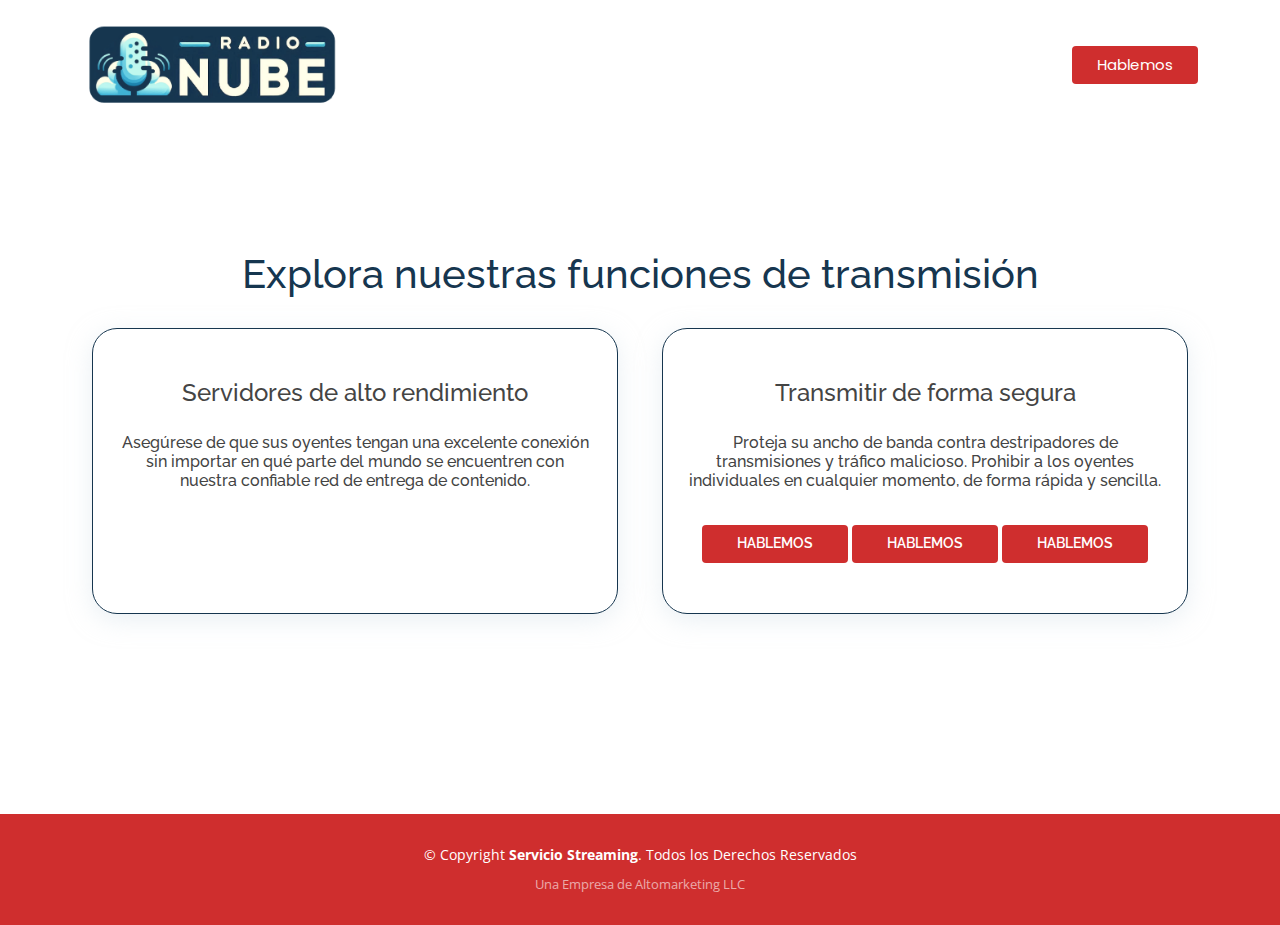
<file: landing.html>
<!DOCTYPE html>
<html lang="en">

<head>
  <meta charset="utf-8">
  <meta content="width=device-width, initial-scale=1.0" name="viewport">

  <title>RadioNube</title>
  <meta content="" name="description">
  <meta content="" name="keywords">

  <!-- Favicons -->
  <link href="assets/img/favicon.png" rel="icon">
  <link href="assets/img/apple-touch-icon.png" rel="apple-touch-icon">

  <!-- Google Fonts -->
  <link href="https://fonts.googleapis.com/css?family=Open+Sans:300,300i,400,400i,600,600i,700,700i|Raleway:300,300i,400,400i,500,500i,600,600i,700,700i|Poppins:300,300i,400,400i,500,500i,600,600i,700,700i" rel="stylesheet">

  <!-- Vendor CSS Files -->
  <link href="assets/vendor/animate.css/animate.min.css" rel="stylesheet">
  <link href="assets/vendor/bootstrap/css/bootstrap.min.css" rel="stylesheet">
  <link href="assets/vendor/bootstrap-icons/bootstrap-icons.css" rel="stylesheet">
  <link href="assets/vendor/boxicons/css/boxicons.min.css" rel="stylesheet">
  <link href="assets/vendor/glightbox/css/glightbox.min.css" rel="stylesheet">
  <link href="assets/vendor/remixicon/remixicon.css" rel="stylesheet">
  <link href="assets/vendor/swiper/swiper-bundle.min.css" rel="stylesheet">

  <!-- Template Main CSS File -->
  <link href="assets/css/style.css" rel="stylesheet">

<style>
.about {
background-image: url("assets/img/15439.jpg");
background-repeat: no-repeat;
background-position: center;
background-size: cover;
}

.testimonials {
background-image: url("assets/img/map.png");
background-repeat: no-repeat;
background-position: center;
background-size: cover;
}

#proyect {
background-color:#16364f;padding:100px 100px 10px 100px;border-radius:50px;
}

@media screen and (max-width: 400px) {
 #proyect {
background-color:#16364f;
padding:50px 10px 50px 10px;
border-radius:25px;
margin:20px;
}
}
</style>
</head>

<body>

  <!-- ======= Header ======= -->
  <header id="header" class="fixed-top d-flex align-items-center">
    <div class="container d-flex align-items-center">

    <!--  <h1 class="logo me-auto"><a href="index.html">Sailor</a></h1>
       Uncomment below if you prefer to use an image logo -->
       <a href="index.html" class="logo me-auto"><img src="assets/img/Logotipo.png" alt="" class="img-fluid"></a>

      <nav id="navbar" class="navbar">
        <ul>
       

        <!--    <li class="dropdown"><a href="#"><span>About</span> <i class="bi bi-chevron-down"></i></a>
            <ul>
              <li><a href="about.html">About</a></li>
              <li><a href="team.html">Team</a></li>
              <li><a href="testimonials.html">Testimonials</a></li>

            <li class="dropdown"><a href="#"><span>Deep Drop Down</span> <i class="bi bi-chevron-right"></i></a>
                <ul>
                  <li><a href="#">Deep Drop Down 1</a></li>
                  <li><a href="#">Deep Drop Down 2</a></li>
                  <li><a href="#">Deep Drop Down 3</a></li>
                  <li><a href="#">Deep Drop Down 4</a></li>
                  <li><a href="#">Deep Drop Down 5</a></li>
                </ul>
              </li>
            </ul>
          </li>
          <li><a href="index.html" class="active">Home</a></li>
                   <li><a href="radio-planes-de-streaming.html" >Audio</a></li>
          <li><a href="video-streaming.html">Video</a></li>
          <li><a href="apps.html">Apps</a></li>
          <li><a href="webs.html" >Webs</a></li>
          <li><a href="precios.html" >Precios</a></li>-->
          <li><a href="#" class="getstarted">Hablemos</a></li>
        </ul>
        <i class="bi bi-list mobile-nav-toggle"></i>
      </nav><!-- .navbar -->

    </div>
  </header><!-- End Header -->

 

  <main style="padding-top: 100px;"  id="main">

  	


          <!-- ======= Contact Section ======= -->
     <section style="margin-top:100px;"  id="contact" class="contact">
      <h1 style="text-align:center;margin-bottom:10px;color:#16364f;">Explora nuestras funciones de transmisión</h1>
           <div class="container">
       
        <div style="margin-bottom:150px;" class="row">

          <div style="margin-top:10px;margin-bottom:10px;" class="col-lg-6 col-md-6 footer-links" >
            <div style="position: relative;
            height: 100%;border-radius:25px;padding:25px;margin:10px;border-color:#16364f;border-width: 1px;border-style: solid;box-shadow: 0 6px 24px rgba(214,225,234,.5);">
                <!--  <i style="font-size:48px;vertical-align: middle;" class="bi bi-database-check"></i>-->
                   <h4 style="margin-top:25px;text-align: center;">Servidores de alto rendimiento</h4>
         <h6 style="margin-top:25px;text-align: center;">Asegúrese de que sus oyentes tengan una excelente conexión sin importar en qué parte del mundo se encuentren con nuestra confiable red de entrega de contenido.</h6>
        </div>
      </div>

      <div style="margin-top:10px;margin-bottom:10px;" class="col-lg-6 col-md-6 footer-links" >
        <div style="position: relative;
        height: 100%;border-radius:25px;padding:25px;margin:10px;border-color:#16364f;border-width: 1px;border-style: solid;box-shadow: 0 6px 24px rgba(214,225,234,.5);">
            <!--  <i style="font-size:48px;vertical-align: middle;" class="bi bi-shield-check"></i>-->
                   <h4 style="margin-top:25px;text-align: center;">Transmitir de forma segura</h4>
         <h6 style="margin-top:25px;text-align: center;">Proteja su ancho de banda contra destripadores de transmisiones y tráfico malicioso. Prohibir a los oyentes individuales en cualquier momento, de forma rápida y sencilla.</h6>
         <div style="text-align: center;margin-top:30px;">
         <div class="pricing" style="display: inline-block;margin-top:5px;margin-bottom:5px;">
          <a href="#" class="btn-buy">HABLEMOS</a>
        </div>
        <div class="pricing" style="display: inline-block;margin-top:5px;margin-bottom:5px;">
          <a href="#" class="btn-buy">HABLEMOS</a>
        </div>
        <div class="pricing" style="display: inline-block;margin-top:5px;margin-bottom:5px;">
          <a href="#" class="btn-buy">HABLEMOS</a>
        </div>
      </div>


        </div>
      </div>
      
      </div>

   

   

   

  </main><!-- End #main -->

  <!-- ======= Footer ======= -->
  <footer id="footer">
   

    <div  class="container">
      <div class="copyright">
        &copy; Copyright <strong><span>Servicio Streaming</span></strong>. Todos los Derechos Reservados
      </div>
      <div class="credits"> 
        Una Empresa de Altomarketing LLC
      </div>
    </div>
  </footer><!-- End Footer -->

  <a href="#" class="back-to-top d-flex align-items-center justify-content-center"><i class="bi bi-arrow-up-short"></i></a>

  <!-- Vendor JS Files -->
  <script src="assets/vendor/bootstrap/js/bootstrap.bundle.min.js"></script>
  <script src="assets/vendor/glightbox/js/glightbox.min.js"></script>
  <script src="assets/vendor/isotope-layout/isotope.pkgd.min.js"></script>
  <script src="assets/vendor/swiper/swiper-bundle.min.js"></script>
  <script src="assets/vendor/waypoints/noframework.waypoints.js"></script>
  <script src="assets/vendor/php-email-form/validate.js"></script>

  <!-- Template Main JS File -->
  <script src="assets/js/main.js"></script>

</body>

</html>
</file>
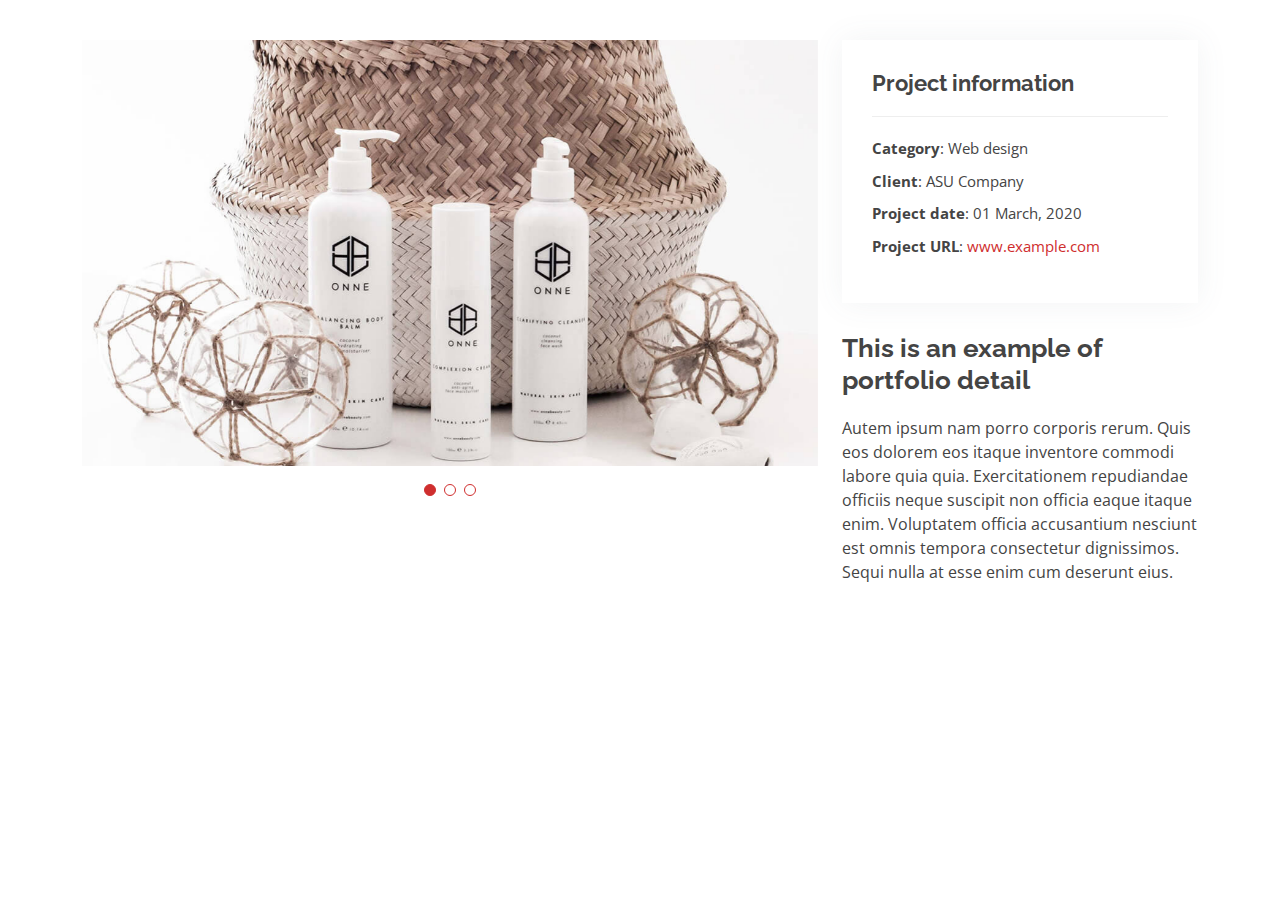
<file: portfolio-details.html>
<!DOCTYPE html>
<html lang="en">

<head>
  <meta charset="utf-8">
  <meta content="width=device-width, initial-scale=1.0" name="viewport">

  <title>Portfolio Details - Sailor Bootstrap Template</title>
  <meta content="" name="description">
  <meta content="" name="keywords">

  <!-- Favicons -->
  <link href="assets/img/favicon.png" rel="icon">
  <link href="assets/img/apple-touch-icon.png" rel="apple-touch-icon">

  <!-- Google Fonts -->
  <link href="https://fonts.googleapis.com/css?family=Open+Sans:300,300i,400,400i,600,600i,700,700i|Raleway:300,300i,400,400i,500,500i,600,600i,700,700i|Poppins:300,300i,400,400i,500,500i,600,600i,700,700i" rel="stylesheet">

  <!-- Vendor CSS Files -->
  <link href="assets/vendor/animate.css/animate.min.css" rel="stylesheet">
  <link href="assets/vendor/bootstrap/css/bootstrap.min.css" rel="stylesheet">
  <link href="assets/vendor/bootstrap-icons/bootstrap-icons.css" rel="stylesheet">
  <link href="assets/vendor/boxicons/css/boxicons.min.css" rel="stylesheet">
  <link href="assets/vendor/glightbox/css/glightbox.min.css" rel="stylesheet">
  <link href="assets/vendor/remixicon/remixicon.css" rel="stylesheet">
  <link href="assets/vendor/swiper/swiper-bundle.min.css" rel="stylesheet">

  <!-- Template Main CSS File -->
  <link href="assets/css/style.css" rel="stylesheet">

  <!-- =======================================================
  * Template Name: Sailor
  * Template URL: https://bootstrapmade.com/sailor-free-bootstrap-theme/
  * Updated: Mar 17 2024 with Bootstrap v5.3.3
  * Author: BootstrapMade.com
  * License: https://bootstrapmade.com/license/
  ======================================================== -->
</head>

<body>

  <main id="main">

    <!-- ======= Portfolio Details Section ======= -->
    <section id="portfolio-details" class="portfolio-details">
      <div class="container">

        <div class="row gy-4">

          <div class="col-lg-8">
            <div class="portfolio-details-slider swiper">
              <div class="swiper-wrapper align-items-center">

                <div class="swiper-slide">
                  <img src="assets/img/portfolio/portfolio-details-1.jpg" alt="">
                </div>

                <div class="swiper-slide">
                  <img src="assets/img/portfolio/portfolio-details-2.jpg" alt="">
                </div>

                <div class="swiper-slide">
                  <img src="assets/img/portfolio/portfolio-details-3.jpg" alt="">
                </div>

              </div>
              <div class="swiper-pagination"></div>
            </div>
          </div>

          <div class="col-lg-4">
            <div class="portfolio-info">
              <h3>Project information</h3>
              <ul>
                <li><strong>Category</strong>: Web design</li>
                <li><strong>Client</strong>: ASU Company</li>
                <li><strong>Project date</strong>: 01 March, 2020</li>
                <li><strong>Project URL</strong>: <a href="#">www.example.com</a></li>
              </ul>
            </div>
            <div class="portfolio-description">
              <h2>This is an example of portfolio detail</h2>
              <p>
                Autem ipsum nam porro corporis rerum. Quis eos dolorem eos itaque inventore commodi labore quia quia. Exercitationem repudiandae officiis neque suscipit non officia eaque itaque enim. Voluptatem officia accusantium nesciunt est omnis tempora consectetur dignissimos. Sequi nulla at esse enim cum deserunt eius.
              </p>
            </div>
          </div>

        </div>

      </div>
    </section><!-- End Portfolio Details Section -->

  </main><!-- End #main -->

  <a href="#" class="back-to-top d-flex align-items-center justify-content-center"><i class="bi bi-arrow-up-short"></i></a>

  <!-- Vendor JS Files -->
  <script src="assets/vendor/bootstrap/js/bootstrap.bundle.min.js"></script>
  <script src="assets/vendor/glightbox/js/glightbox.min.js"></script>
  <script src="assets/vendor/isotope-layout/isotope.pkgd.min.js"></script>
  <script src="assets/vendor/swiper/swiper-bundle.min.js"></script>
  <script src="assets/vendor/waypoints/noframework.waypoints.js"></script>
  <script src="assets/vendor/php-email-form/validate.js"></script>

  <!-- Template Main JS File -->
  <script src="assets/js/main.js"></script>

</body>

</html>
</file>
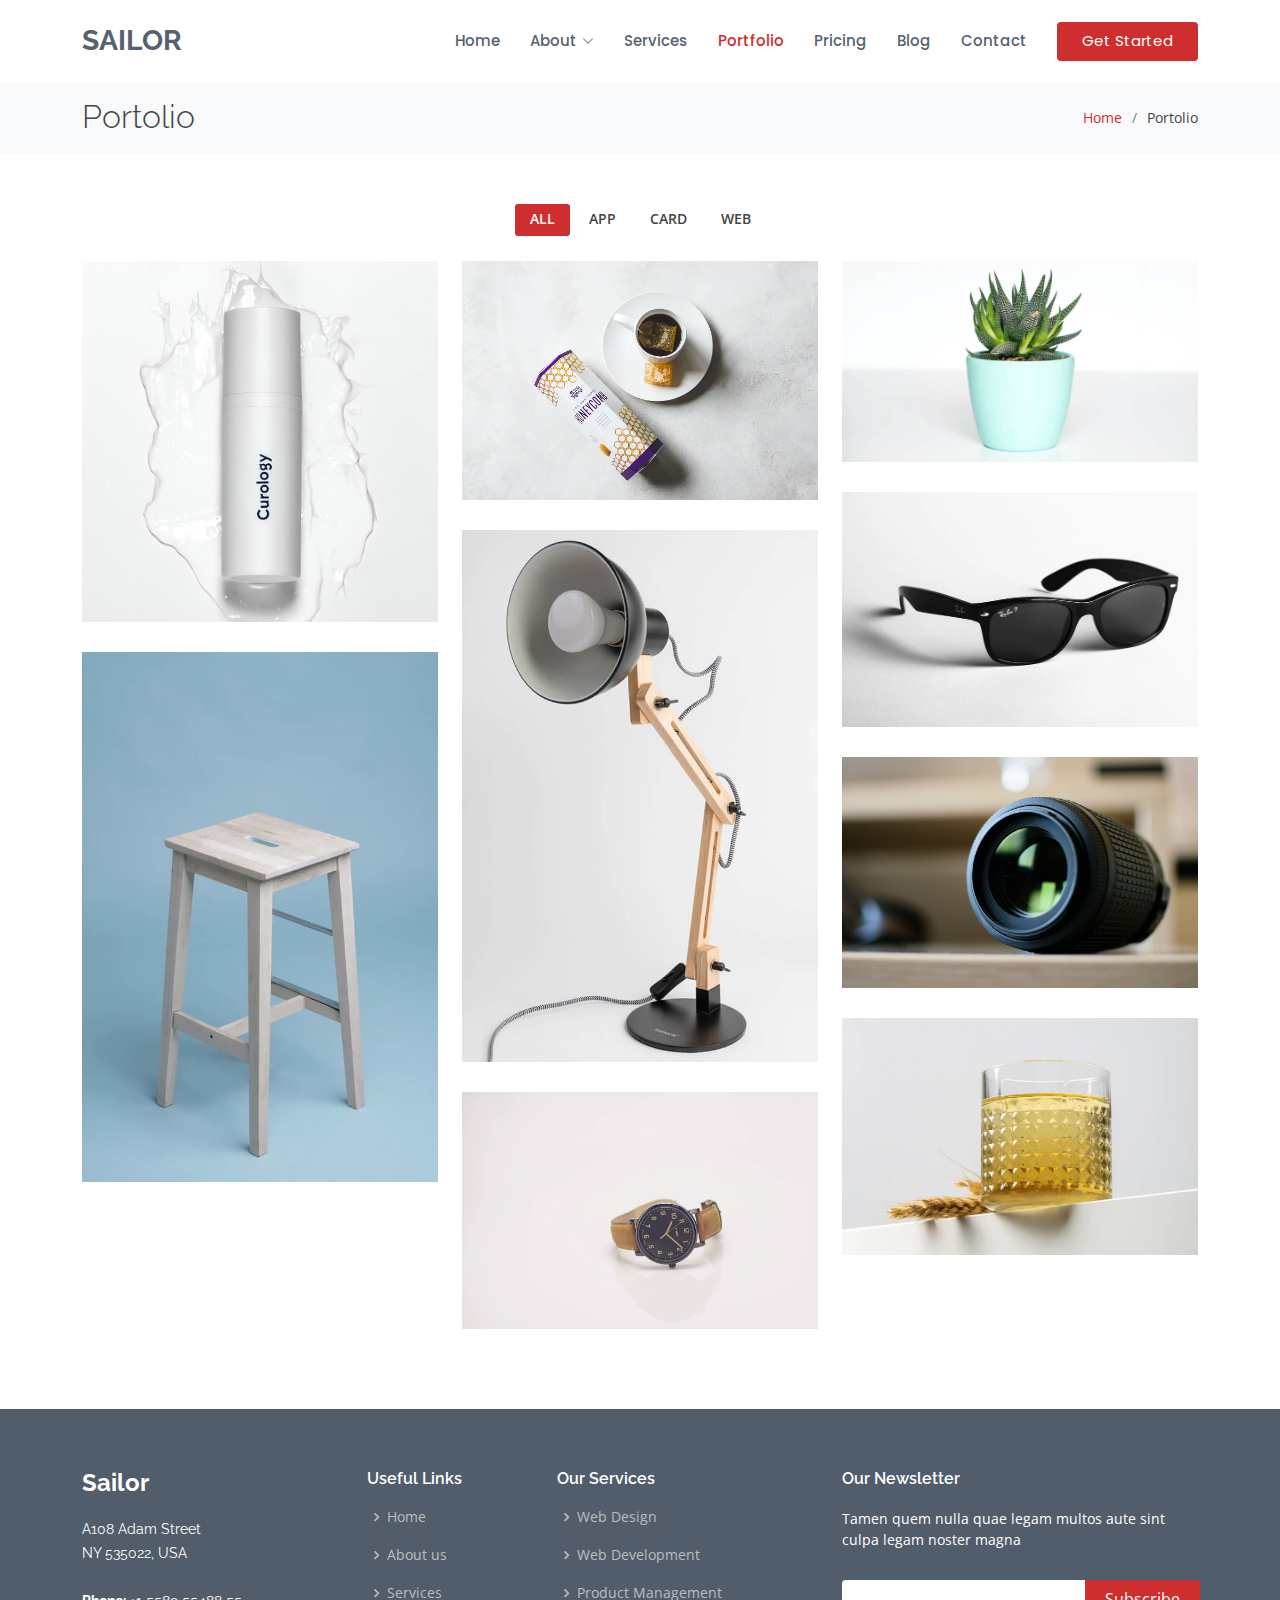
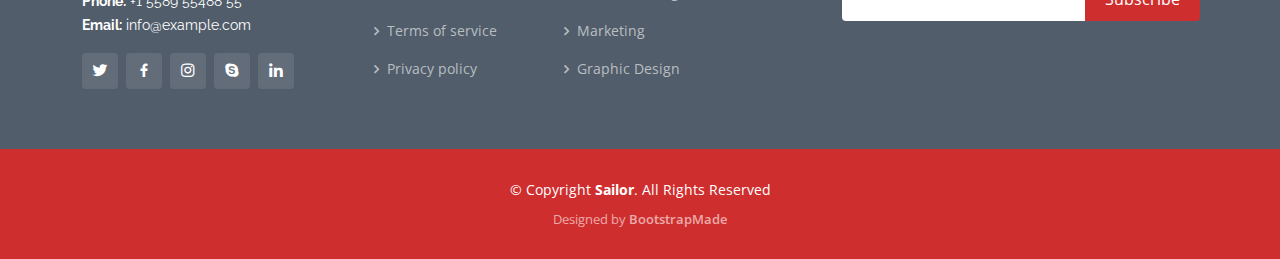
<file: portfolio.html>
<!DOCTYPE html>
<html lang="en">

<head>
  <meta charset="utf-8">
  <meta content="width=device-width, initial-scale=1.0" name="viewport">

  <title>Portfolio - Sailor Bootstrap Template</title>
  <meta content="" name="description">
  <meta content="" name="keywords">

  <!-- Favicons -->
  <link href="assets/img/favicon.png" rel="icon">
  <link href="assets/img/apple-touch-icon.png" rel="apple-touch-icon">

  <!-- Google Fonts -->
  <link href="https://fonts.googleapis.com/css?family=Open+Sans:300,300i,400,400i,600,600i,700,700i|Raleway:300,300i,400,400i,500,500i,600,600i,700,700i|Poppins:300,300i,400,400i,500,500i,600,600i,700,700i" rel="stylesheet">

  <!-- Vendor CSS Files -->
  <link href="assets/vendor/animate.css/animate.min.css" rel="stylesheet">
  <link href="assets/vendor/bootstrap/css/bootstrap.min.css" rel="stylesheet">
  <link href="assets/vendor/bootstrap-icons/bootstrap-icons.css" rel="stylesheet">
  <link href="assets/vendor/boxicons/css/boxicons.min.css" rel="stylesheet">
  <link href="assets/vendor/glightbox/css/glightbox.min.css" rel="stylesheet">
  <link href="assets/vendor/remixicon/remixicon.css" rel="stylesheet">
  <link href="assets/vendor/swiper/swiper-bundle.min.css" rel="stylesheet">

  <!-- Template Main CSS File -->
  <link href="assets/css/style.css" rel="stylesheet">

  <!-- =======================================================
  * Template Name: Sailor
  * Template URL: https://bootstrapmade.com/sailor-free-bootstrap-theme/
  * Updated: Mar 17 2024 with Bootstrap v5.3.3
  * Author: BootstrapMade.com
  * License: https://bootstrapmade.com/license/
  ======================================================== -->
</head>

<body>

  <!-- ======= Header ======= -->
  <header id="header" class="fixed-top d-flex align-items-center">
    <div class="container d-flex align-items-center">

      <h1 class="logo me-auto"><a href="index.html">Sailor</a></h1>
      <!-- Uncomment below if you prefer to use an image logo -->
      <!-- <a href="index.html" class="logo me-auto"><img src="assets/img/logo.png" alt="" class="img-fluid"></a>-->

      <nav id="navbar" class="navbar">
        <ul>
          <li><a href="index.html">Home</a></li>

          <li class="dropdown"><a href="#"><span>About</span> <i class="bi bi-chevron-down"></i></a>
            <ul>
              <li><a href="about.html">About</a></li>
              <li><a href="team.html">Team</a></li>
              <li><a href="testimonials.html">Testimonials</a></li>

              <li class="dropdown"><a href="#"><span>Deep Drop Down</span> <i class="bi bi-chevron-right"></i></a>
                <ul>
                  <li><a href="#">Deep Drop Down 1</a></li>
                  <li><a href="#">Deep Drop Down 2</a></li>
                  <li><a href="#">Deep Drop Down 3</a></li>
                  <li><a href="#">Deep Drop Down 4</a></li>
                  <li><a href="#">Deep Drop Down 5</a></li>
                </ul>
              </li>
            </ul>
          </li>
          <li><a href="services.html">Services</a></li>
          <li><a href="portfolio.html" class="active">Portfolio</a></li>
          <li><a href="pricing.html">Pricing</a></li>
          <li><a href="blog.html">Blog</a></li>

          <li><a href="contact.html">Contact</a></li>
          <li><a href="index.html" class="getstarted">Get Started</a></li>
        </ul>
        <i class="bi bi-list mobile-nav-toggle"></i>
      </nav><!-- .navbar -->

    </div>
  </header><!-- End Header -->

  <main id="main">

    <!-- ======= Breadcrumbs ======= -->
    <section id="breadcrumbs" class="breadcrumbs">
      <div class="container">

        <div class="d-flex justify-content-between align-items-center">
          <h2>Portolio</h2>
          <ol>
            <li><a href="index.html">Home</a></li>
            <li>Portolio</li>
          </ol>
        </div>

      </div>
    </section><!-- End Breadcrumbs -->

    <!-- ======= Portfolio Section ======= -->
    <section id="portfolio" class="portfolio">
      <div class="container">

        <div class="row">
          <div class="col-lg-12 d-flex justify-content-center">
            <ul id="portfolio-flters">
              <li data-filter="*" class="filter-active">All</li>
              <li data-filter=".filter-app">App</li>
              <li data-filter=".filter-card">Card</li>
              <li data-filter=".filter-web">Web</li>
            </ul>
          </div>
        </div>

        <div class="row portfolio-container">

          <div class="col-lg-4 col-md-6 portfolio-item filter-app">
            <div class="portfolio-wrap">
              <img src="assets/img/portfolio/portfolio-1.jpg" class="img-fluid" alt="">
              <div class="portfolio-info">
                <h4>App 1</h4>
                <p>App</p>
                <div class="portfolio-links">
                  <a href="assets/img/portfolio/portfolio-1.jpg" data-gallery="portfolioGallery" class="portfolio-lightbox" title="App 1"><i class="bx bx-plus"></i></a>
                  <a href="portfolio-details.html" class="portfolio-details-lightbox" data-glightbox="type: external" title="Portfolio Details"><i class="bx bx-link"></i></a>
                </div>
              </div>
            </div>
          </div>

          <div class="col-lg-4 col-md-6 portfolio-item filter-web">
            <div class="portfolio-wrap">
              <img src="assets/img/portfolio/portfolio-2.jpg" class="img-fluid" alt="">
              <div class="portfolio-info">
                <h4>Web 3</h4>
                <p>Web</p>
                <div class="portfolio-links">
                  <a href="assets/img/portfolio/portfolio-2.jpg" data-gallery="portfolioGallery" class="portfolio-lightbox" title="Web 3"><i class="bx bx-plus"></i></a>
                  <a href="portfolio-details.html" class="portfolio-details-lightbox" data-glightbox="type: external" title="Portfolio Details"><i class="bx bx-link"></i></a>
                </div>
              </div>
            </div>
          </div>

          <div class="col-lg-4 col-md-6 portfolio-item filter-app">
            <div class="portfolio-wrap">
              <img src="assets/img/portfolio/portfolio-3.jpg" class="img-fluid" alt="">
              <div class="portfolio-info">
                <h4>App 2</h4>
                <p>App</p>
                <div class="portfolio-links">
                  <a href="assets/img/portfolio/portfolio-3.jpg" data-gallery="portfolioGallery" class="portfolio-lightbox" title="App 2"><i class="bx bx-plus"></i></a>
                  <a href="portfolio-details.html" class="portfolio-details-lightbox" data-glightbox="type: external" title="Portfolio Details"><i class="bx bx-link"></i></a>
                </div>
              </div>
            </div>
          </div>

          <div class="col-lg-4 col-md-6 portfolio-item filter-card">
            <div class="portfolio-wrap">
              <img src="assets/img/portfolio/portfolio-4.jpg" class="img-fluid" alt="">
              <div class="portfolio-info">
                <h4>Card 2</h4>
                <p>Card</p>
                <div class="portfolio-links">
                  <a href="assets/img/portfolio/portfolio-4.jpg" data-gallery="portfolioGallery" class="portfolio-lightbox" title="Card 2"><i class="bx bx-plus"></i></a>
                  <a href="portfolio-details.html" class="portfolio-details-lightbox" data-glightbox="type: external" title="Portfolio Details"><i class="bx bx-link"></i></a>
                </div>
              </div>
            </div>
          </div>

          <div class="col-lg-4 col-md-6 portfolio-item filter-web">
            <div class="portfolio-wrap">
              <img src="assets/img/portfolio/portfolio-5.jpg" class="img-fluid" alt="">
              <div class="portfolio-info">
                <h4>Web 2</h4>
                <p>Web</p>
                <div class="portfolio-links">
                  <a href="assets/img/portfolio/portfolio-5.jpg" data-gallery="portfolioGallery" class="portfolio-lightbox" title="Web 2"><i class="bx bx-plus"></i></a>
                  <a href="portfolio-details.html" class="portfolio-details-lightbox" data-glightbox="type: external" title="Portfolio Details"><i class="bx bx-link"></i></a>
                </div>
              </div>
            </div>
          </div>

          <div class="col-lg-4 col-md-6 portfolio-item filter-app">
            <div class="portfolio-wrap">
              <img src="assets/img/portfolio/portfolio-6.jpg" class="img-fluid" alt="">
              <div class="portfolio-info">
                <h4>App 3</h4>
                <p>App</p>
                <div class="portfolio-links">
                  <a href="assets/img/portfolio/portfolio-6.jpg" data-gallery="portfolioGallery" class="portfolio-lightbox" title="App 3"><i class="bx bx-plus"></i></a>
                  <a href="portfolio-details.html" class="portfolio-details-lightbox" data-glightbox="type: external" title="Portfolio Details"><i class="bx bx-link"></i></a>
                </div>
              </div>
            </div>
          </div>

          <div class="col-lg-4 col-md-6 portfolio-item filter-card">
            <div class="portfolio-wrap">
              <img src="assets/img/portfolio/portfolio-7.jpg" class="img-fluid" alt="">
              <div class="portfolio-info">
                <h4>Card 1</h4>
                <p>Card</p>
                <div class="portfolio-links">
                  <a href="assets/img/portfolio/portfolio-7.jpg" data-gallery="portfolioGallery" class="portfolio-lightbox" title="Card 1"><i class="bx bx-plus"></i></a>
                  <a href="portfolio-details.html" class="portfolio-details-lightbox" data-glightbox="type: external" title="Portfolio Details"><i class="bx bx-link"></i></a>
                </div>
              </div>
            </div>
          </div>

          <div class="col-lg-4 col-md-6 portfolio-item filter-card">
            <div class="portfolio-wrap">
              <img src="assets/img/portfolio/portfolio-8.jpg" class="img-fluid" alt="">
              <div class="portfolio-info">
                <h4>Card 3</h4>
                <p>Card</p>
                <div class="portfolio-links">
                  <a href="assets/img/portfolio/portfolio-8.jpg" data-gallery="portfolioGallery" class="portfolio-lightbox" title="Card 3"><i class="bx bx-plus"></i></a>
                  <a href="portfolio-details.html" class="portfolio-details-lightbox" data-glightbox="type: external" title="Portfolio Details"><i class="bx bx-link"></i></a>
                </div>
              </div>
            </div>
          </div>

          <div class="col-lg-4 col-md-6 portfolio-item filter-web">
            <div class="portfolio-wrap">
              <img src="assets/img/portfolio/portfolio-9.jpg" class="img-fluid" alt="">
              <div class="portfolio-info">
                <h4>Web 3</h4>
                <p>Web</p>
                <div class="portfolio-links">
                  <a href="assets/img/portfolio/portfolio-9.jpg" data-gallery="portfolioGallery" class="portfolio-lightbox" title="Web 3"><i class="bx bx-plus"></i></a>
                  <a href="portfolio-details.html" class="portfolio-details-lightbox" data-glightbox="type: external" title="Portfolio Details"><i class="bx bx-link"></i></a>
                </div>
              </div>
            </div>
          </div>

        </div>

      </div>
    </section><!-- End Portfolio Section -->

  </main><!-- End #main -->

  <!-- ======= Footer ======= -->
  <footer id="footer">
    <div class="footer-top">
      <div class="container">
        <div class="row">

          <div class="col-lg-3 col-md-6">
            <div class="footer-info">
              <h3>Sailor</h3>
              <p>
                A108 Adam Street <br>
                NY 535022, USA<br><br>
                <strong>Phone:</strong> +1 5589 55488 55<br>
                <strong>Email:</strong> info@example.com<br>
              </p>
              <div class="social-links mt-3">
                <a href="#" class="twitter"><i class="bx bxl-twitter"></i></a>
                <a href="#" class="facebook"><i class="bx bxl-facebook"></i></a>
                <a href="#" class="instagram"><i class="bx bxl-instagram"></i></a>
                <a href="#" class="google-plus"><i class="bx bxl-skype"></i></a>
                <a href="#" class="linkedin"><i class="bx bxl-linkedin"></i></a>
              </div>
            </div>
          </div>

          <div class="col-lg-2 col-md-6 footer-links">
            <h4>Useful Links</h4>
            <ul>
              <li><i class="bx bx-chevron-right"></i> <a href="#">Home</a></li>
              <li><i class="bx bx-chevron-right"></i> <a href="#">About us</a></li>
              <li><i class="bx bx-chevron-right"></i> <a href="#">Services</a></li>
              <li><i class="bx bx-chevron-right"></i> <a href="#">Terms of service</a></li>
              <li><i class="bx bx-chevron-right"></i> <a href="#">Privacy policy</a></li>
            </ul>
          </div>

          <div class="col-lg-3 col-md-6 footer-links">
            <h4>Our Services</h4>
            <ul>
              <li><i class="bx bx-chevron-right"></i> <a href="#">Web Design</a></li>
              <li><i class="bx bx-chevron-right"></i> <a href="#">Web Development</a></li>
              <li><i class="bx bx-chevron-right"></i> <a href="#">Product Management</a></li>
              <li><i class="bx bx-chevron-right"></i> <a href="#">Marketing</a></li>
              <li><i class="bx bx-chevron-right"></i> <a href="#">Graphic Design</a></li>
            </ul>
          </div>

          <div class="col-lg-4 col-md-6 footer-newsletter">
            <h4>Our Newsletter</h4>
            <p>Tamen quem nulla quae legam multos aute sint culpa legam noster magna</p>
            <form action="" method="post">
              <input type="email" name="email"><input type="submit" value="Subscribe">
            </form>

          </div>

        </div>
      </div>
    </div>

    <div class="container">
      <div class="copyright">
        &copy; Copyright <strong><span>Sailor</span></strong>. All Rights Reserved
      </div>
      <div class="credits">
        <!-- All the links in the footer should remain intact. -->
        <!-- You can delete the links only if you purchased the pro version. -->
        <!-- Licensing information: https://bootstrapmade.com/license/ -->
        <!-- Purchase the pro version with working PHP/AJAX contact form: https://bootstrapmade.com/sailor-free-bootstrap-theme/ -->
        Designed by <a href="https://bootstrapmade.com/">BootstrapMade</a>
      </div>
    </div>
  </footer><!-- End Footer -->

  <a href="#" class="back-to-top d-flex align-items-center justify-content-center"><i class="bi bi-arrow-up-short"></i></a>

  <!-- Vendor JS Files -->
  <script src="assets/vendor/bootstrap/js/bootstrap.bundle.min.js"></script>
  <script src="assets/vendor/glightbox/js/glightbox.min.js"></script>
  <script src="assets/vendor/isotope-layout/isotope.pkgd.min.js"></script>
  <script src="assets/vendor/swiper/swiper-bundle.min.js"></script>
  <script src="assets/vendor/waypoints/noframework.waypoints.js"></script>
  <script src="assets/vendor/php-email-form/validate.js"></script>

  <!-- Template Main JS File -->
  <script src="assets/js/main.js"></script>

</body>

</html>
</file>
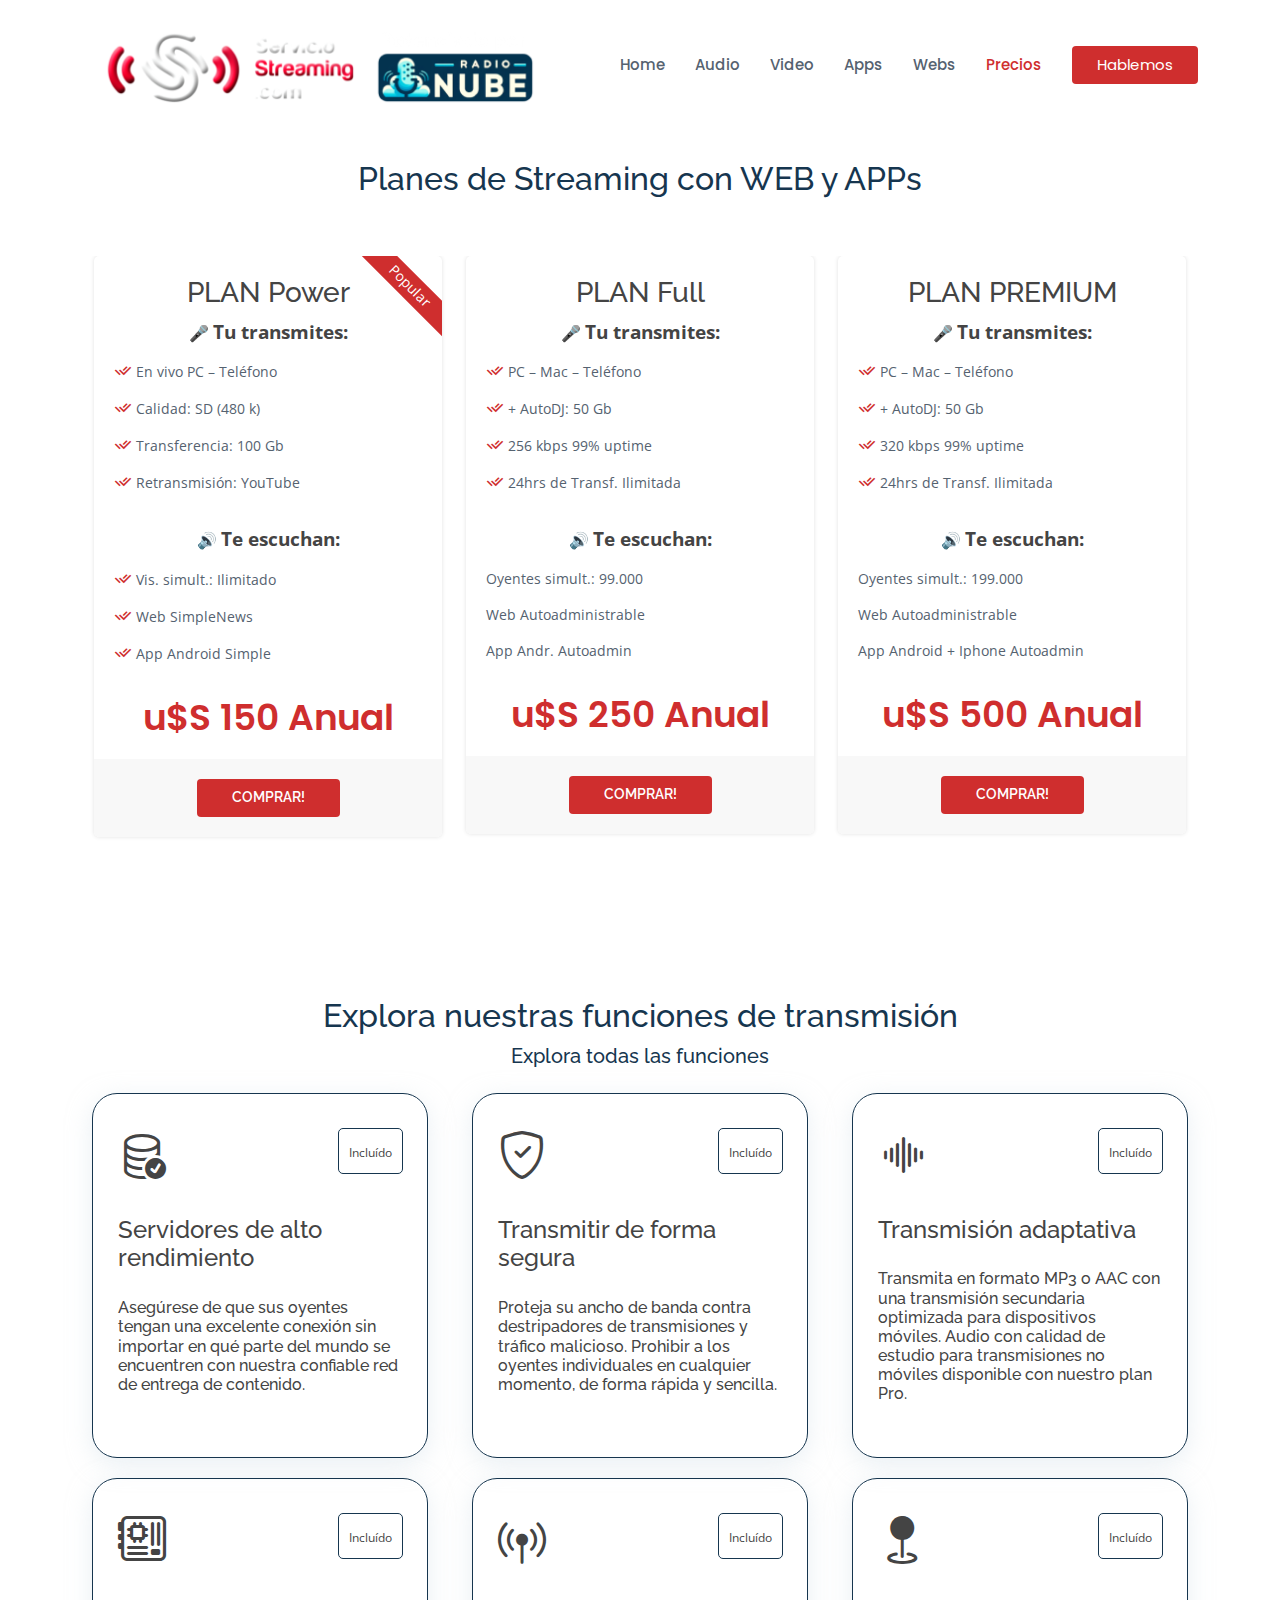
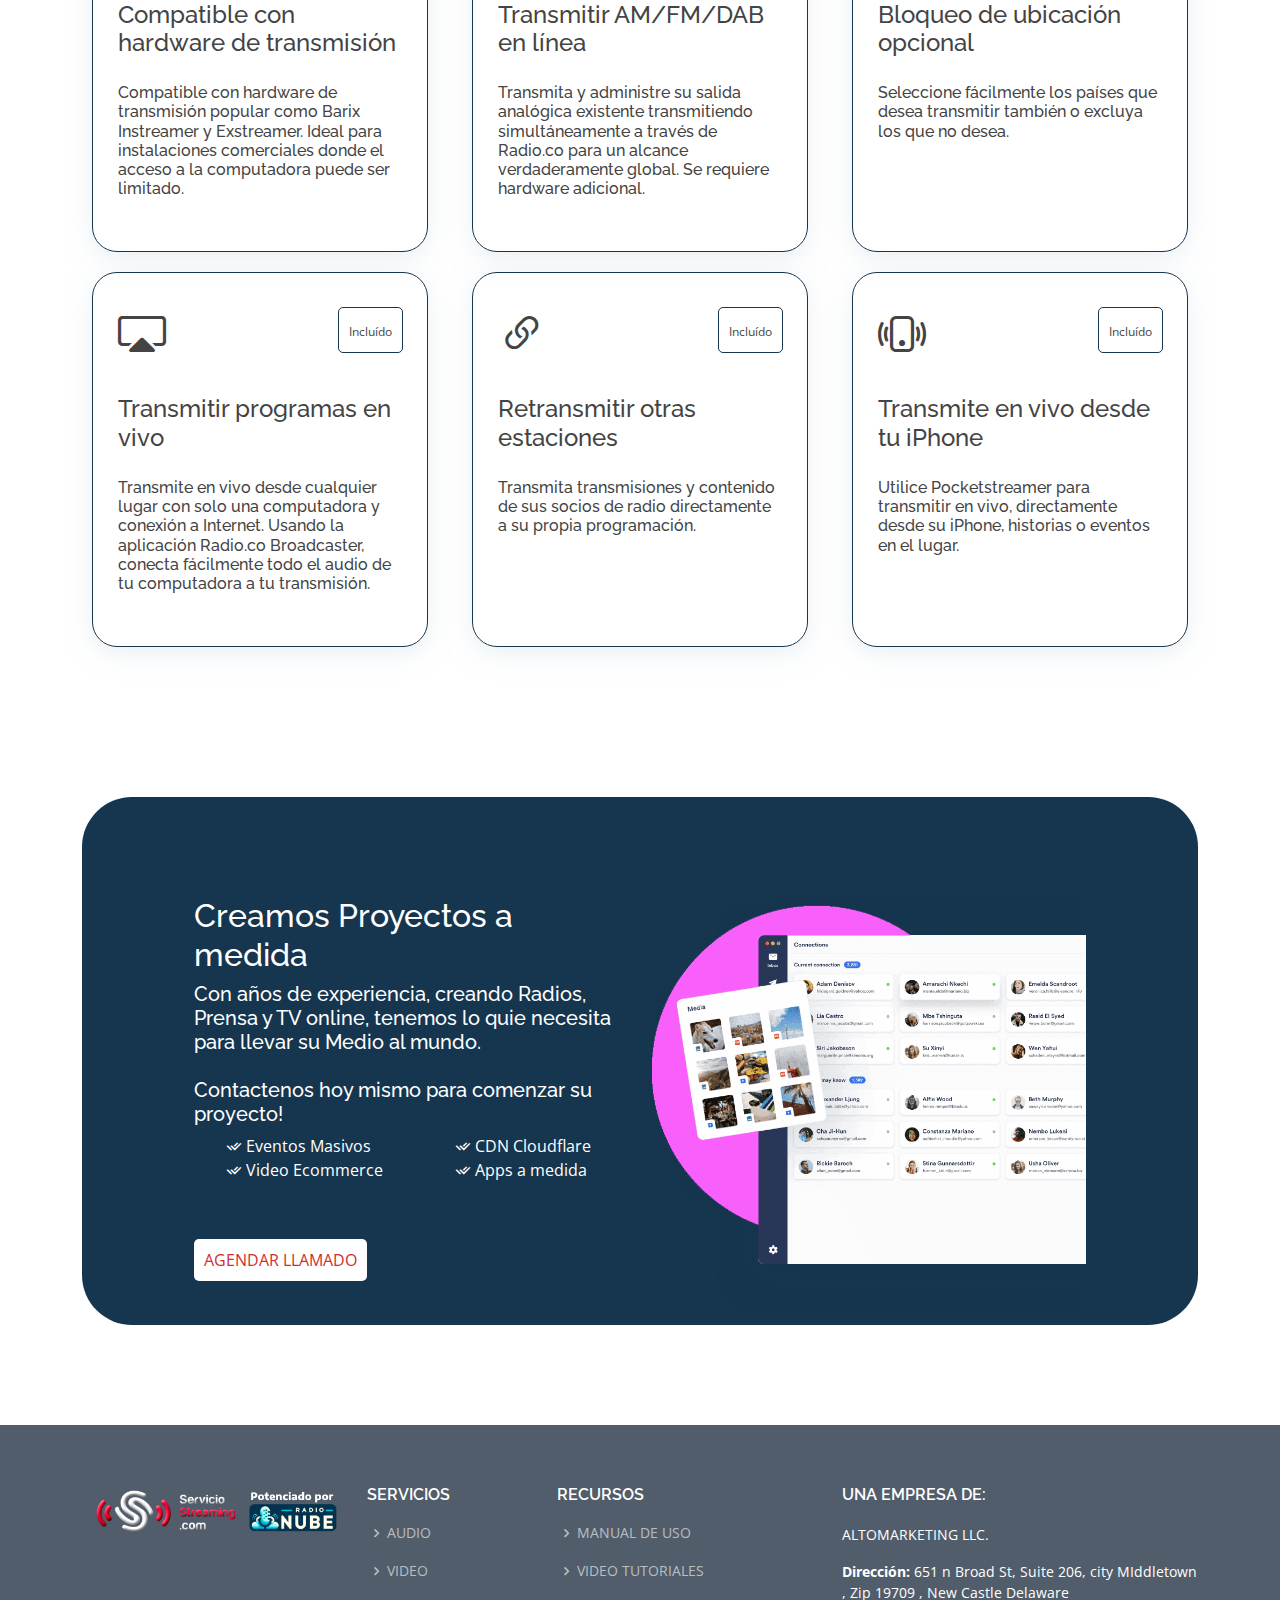
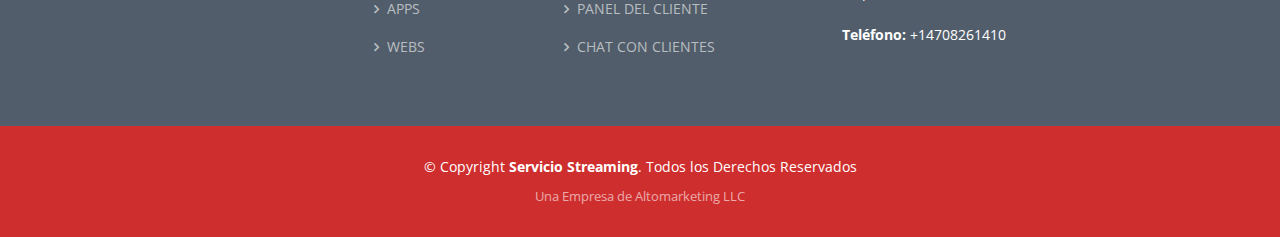
<file: precios.html>
<!DOCTYPE html>
<html lang="en">

<head>
  <meta charset="utf-8">
  <meta content="width=device-width, initial-scale=1.0" name="viewport">

  <title>Precios - RadioNube</title>
  <meta content="" name="description">
  <meta content="" name="keywords">

  <!-- Favicons -->
  <link href="assets/img/favicon.png" rel="icon">
  <link href="assets/img/apple-touch-icon.png" rel="apple-touch-icon">

  <!-- Google Fonts -->
  <link href="https://fonts.googleapis.com/css?family=Open+Sans:300,300i,400,400i,600,600i,700,700i|Raleway:300,300i,400,400i,500,500i,600,600i,700,700i|Poppins:300,300i,400,400i,500,500i,600,600i,700,700i" rel="stylesheet">

  <!-- Vendor CSS Files -->
  <link href="assets/vendor/animate.css/animate.min.css" rel="stylesheet">
  <link href="assets/vendor/bootstrap/css/bootstrap.min.css" rel="stylesheet">
  <link href="assets/vendor/bootstrap-icons/bootstrap-icons.css" rel="stylesheet">
  <link href="assets/vendor/boxicons/css/boxicons.min.css" rel="stylesheet">
  <link href="assets/vendor/glightbox/css/glightbox.min.css" rel="stylesheet">
  <link href="assets/vendor/remixicon/remixicon.css" rel="stylesheet">
  <link href="assets/vendor/swiper/swiper-bundle.min.css" rel="stylesheet">

  <!-- Template Main CSS File -->
  <link href="assets/css/style.css" rel="stylesheet">

<style>
.about {
background-image: url("assets/img/15439.jpg");
background-repeat: no-repeat;
background-position: center;
background-size: cover;
}

.testimonials {
background-image: url("assets/img/map.png");
background-repeat: no-repeat;
background-position: center;
background-size: cover;
}

#proyect {
background-color:#16364f;padding:100px 100px 10px 100px;border-radius:50px;
}

@media screen and (max-width: 400px) {
 #proyect {
background-color:#16364f;
padding:50px 10px 50px 10px;
border-radius:25px;
margin:20px;
}
}

.table > :not(caption) > * > * {
   list-style-type: none;
}

.section-title h2::after {
   background: #16364f;
}

.pricing ul {
    text-align: left;
}
</style>
</head>

<body>

  <!-- ======= Header ======= -->
  <header id="header" class="fixed-top d-flex align-items-center">
    <div class="container d-flex align-items-center">

    <!--  <h1 class="logo me-auto"><a href="index.html">Sailor</a></h1>
       Uncomment below if you prefer to use an image logo -->
       <a href="index.html" class="logo me-auto"><img src="assets/img/vertical-logo.png" alt="" class="img-fluid"></a>

      <nav id="navbar" class="navbar">
        <ul>
       

        <!--    <li class="dropdown"><a href="#"><span>About</span> <i class="bi bi-chevron-down"></i></a>
            <ul>
              <li><a href="about.html">About</a></li>
              <li><a href="team.html">Team</a></li>
              <li><a href="testimonials.html">Testimonials</a></li>

            <li class="dropdown"><a href="#"><span>Deep Drop Down</span> <i class="bi bi-chevron-right"></i></a>
                <ul>
                  <li><a href="#">Deep Drop Down 1</a></li>
                  <li><a href="#">Deep Drop Down 2</a></li>
                  <li><a href="#">Deep Drop Down 3</a></li>
                  <li><a href="#">Deep Drop Down 4</a></li>
                  <li><a href="#">Deep Drop Down 5</a></li>
                </ul>
              </li>
            </ul>
          </li>-->
          <li><a href="index.html" >Home</a></li>
                    <li><a href="radio-planes-de-streaming.html" >Audio</a></li>
          <li><a href="video-streaming.html">Video</a></li>
          <li><a href="apps.html">Apps</a></li>
          <li><a href="webs.html" >Webs</a></li>
                   <li><a href="precios.html" class="active">Precios</a></li>
                 <li><a href="contacto.html" class="getstarted">Hablemos</a></li>
        </ul>
        <i class="bi bi-list mobile-nav-toggle"></i>
      </nav><!-- .navbar -->

    </div>
  </header><!-- End Header -->

  <main style="padding-top: 150px;" id="main">

    <div style="margin-top:10px;" class="row">

      <div class="col-lg-12 col-md-12 " >
        <h2 style="text-align:center;color:#16364f;">Planes de Streaming con WEB y APPs </h2> 
             
      </div>
   
    </div>

    </div>

    <section id="testimonials" class="" >
      <div class="container" style="padding-bottom:10px;">
            
<section style="padding-top: 0 !important;" id="pricing" class="pricing">

      <div class="container">

        <div class="row">

       

         <!-- <div class="col-lg-4 col-md-4 mt-3 mt-md-0">
            <div class="box featured">
              <h3 style="font-size:28px;">Radio Emisora</h3>
              🎤 <strong style="font-size:19px;">Tu transmites:</strong>
              <ul style="padding-top: 15px;">
                 <li style="color:#556270;"><i class="ri-check-double-line"></i>En vivo desde PC</li>
                 <li style="color:#556270;"><i class="ri-check-double-line"></i>+ AutoDJ: 3 Gb</li>
                                  <li style="color:#556270;"><i class="ri-check-double-line"></i>128 kbps 99% uptime</li>
                 <li style="color:#556270;"><i class="ri-check-double-line"></i>24hrs de Transf. Ilimitada</li>
               
                                               </ul>
                                               🔊 <strong style="font-size:19px;">Te escuchan:</strong>
                                            <ul style="padding-top: 15px;">
                                              <li style="color:#556270;"><i class="ri-check-double-line"></i>Oyentes simult.: 10.000</li>
                                                                                            <li style="color:#556270;"><i class="ri-check-double-line"></i>Link desde redes y Web</li>
                                                                                             <li style="color:#556270;"><i class="ri-check-double-line"></i>App Android RadioNube</li>
                                                                                              </ul>
              <h4>u$S 60</h4>
              <div class="btn-wrap">
                <a target="_blank"  href="https://veni.link/wasap" class="btn-buy">COMPRAR!</a>
              </div>
            </div>
          </div>-->

    

          <div class="col-lg-4 col-md-4 mt-3 mt-lg-0">
            <div class="box">
              <span class="advanced">Popular</span>
              <h1 style="font-size:28px;">PLAN Power</h1>
              🎤 <strong style="font-size:19px;">Tu transmites:</strong>
            <ul style="padding-top: 15px;">
                 <li style="color:#556270;"><i class="ri-check-double-line"></i>En vivo PC – Teléfono</li>
                <li style="color:#556270;"><i class="ri-check-double-line"></i>Calidad: SD (480 k)</li>
                 <li style="color:#556270;"><i class="ri-check-double-line"></i>Transferencia: 100 Gb</li>
                 <li style="color:#556270;"><i class="ri-check-double-line"></i>Retransmisión: YouTube</li>
                              </ul>
                              🔊 <strong style="font-size:19px;">Te escuchan:</strong>
                              <ul style="padding-top: 15px;">
                        <li style="color:#556270;"><i class="ri-check-double-line"></i>Vis. simult.: Ilimitado</li>
                       <li style="color:#556270;"><i class="ri-check-double-line"></i>Web SimpleNews</li>
                        <li style="color:#556270;"><i class="ri-check-double-line"></i>App Android Simple</li>
                                                              </ul>
                                                              



              <h4>u$S 150 Anual</h4>
              <div class="btn-wrap">
                <a target="_blank"  href="https://veni.link/wasap?text=QuieroRadioRadioPower" class="btn-buy">COMPRAR!</a>
              </div>
            </div>
          </div>
      
            <div class="col-lg-4 col-md-4 mt-3 mt-lg-0">
            <div class="box">
              <h1 style="font-size:28px;">PLAN Full</h1>
              🎤 <strong style="font-size:19px;">Tu transmites:</strong>
            <ul style="padding-top: 15px;">
                 <li style="color:#556270;"><i class="ri-check-double-line"></i>PC – Mac – Teléfono</li>
                <li style="color:#556270;"><i class="ri-check-double-line"></i>+ AutoDJ: 50 Gb</li>
                 <li style="color:#556270;"><i class="ri-check-double-line"></i>256 kbps 99% uptime</li>
                 <li style="color:#556270;"><i class="ri-check-double-line"></i>24hrs de Transf. Ilimitada</li>
     
                                                     </ul>
                                                     
                                                     🔊 <strong style="font-size:19px;">Te escuchan:</strong>
                                                     <ul style="padding-top: 15px;">
                                                                                         <li style="color:#556270;">Oyentes simult.: 99.000</li>
                                                   <li style="color:#556270;">Web Autoadministrable</li>
                                                 <li style="color:#556270;">App Andr. Autoadmin</li>
                                                                      </ul>
              <h4>u$S 250 Anual</h4>
              <div class="btn-wrap">
                <a target="_blank"  href="https://veni.link/wasap?text=QuieroRadioRadioFULL" class="btn-buy">COMPRAR!</a>
              </div>
            </div>
          </div>
    
           <div class="col-lg-4 col-md-4 mt-3 mt-lg-0">
            <div class="box">
              <h1 style="font-size:28px;">PLAN PREMIUM</h1>
              🎤 <strong style="font-size:19px;">Tu transmites:</strong>
            <ul style="padding-top: 15px;">
                 <li style="color:#556270;"><i class="ri-check-double-line"></i>PC – Mac – Teléfono</li>
                <li style="color:#556270;"><i class="ri-check-double-line"></i>+ AutoDJ: 50 Gb</li>
                 <li style="color:#556270;"><i class="ri-check-double-line"></i>320 kbps 99% uptime</li>
                 <li style="color:#556270;"><i class="ri-check-double-line"></i>24hrs de Transf. Ilimitada</li>
     
                                                     </ul>
                                                     
                                                     🔊 <strong style="font-size:19px;">Te escuchan:</strong>
                                                     <ul style="padding-top: 15px;">
                                                                                         <li style="color:#556270;">Oyentes simult.: 199.000</li>
                                                   <li style="color:#556270;">Web Autoadministrable</li>
                                                 <li style="color:#556270;">App Android + Iphone Autoadmin</li>
                                                                      </ul>
              <h4>u$S 500 Anual</h4>
              <div class="btn-wrap">
                <a target="_blank"  href="https://veni.link/wasap?text=QuieroRadioRadioPremium" class="btn-buy">COMPRAR!</a>
              </div>
            </div>
          </div>

        </div>

      </div>
    </section><!-- End Pricing Section -->

      </div>
    </section><!-- End Services Section -->

  </section><!-- End Contact Section -->




     <!-- ======= Contact Section ======= -->
     <section  id="contact" class="contact">
      <h2 style="text-align:center;color:#16364f;">Explora nuestras funciones de transmisión</h2>
      <a href=""><h5 style="text-align:center;margin-bottom:5px;color:#16364f;">Explora todas las funciones</h5></a>
      <div class="container">
       
        <div style="margin-bottom:10px;" class="row">

          <div style="margin-top:10px;margin-bottom:10px;" class="col-lg-4 col-md-4 footer-links" >
            <div style="position: relative;
            height: 100%;border-radius:25px;padding:25px;margin:10px;border-color:#16364f;border-width: 1px;border-style: solid;box-shadow: 0 6px 24px rgba(214,225,234,.5);">
                  <i style="font-size:48px;vertical-align: middle;" class="bi bi-database-check"></i>
            <div style="position: absolute;vertical-align: middle;
            top: 34px; border-color: #16364f;padding:10px;border-radius: 5px;border-style: solid;border-width: 1px;
            right: 24px;"><span style="font-size:12px;" href="#">Incluído</span></div>
         <h4 style="margin-top:25px;">Servidores de alto rendimiento</h4>
         <h6 style="margin-top:25px;">Asegúrese de que sus oyentes tengan una excelente conexión sin importar en qué parte del mundo se encuentren con nuestra confiable red de entrega de contenido.</h6>
        </div>
      </div>

      <div style="margin-top:10px;margin-bottom:10px;" class="col-lg-4 col-md-4 footer-links" >
        <div style="position: relative;
        height: 100%;border-radius:25px;padding:25px;margin:10px;border-color:#16364f;border-width: 1px;border-style: solid;box-shadow: 0 6px 24px rgba(214,225,234,.5);">
              <i style="font-size:48px;vertical-align: middle;" class="bi bi-shield-check"></i>
            <div style="position: absolute;vertical-align: middle;
            top: 34px; border-color: #16364f;padding:10px;border-radius: 5px;border-style: solid;border-width: 1px;
            right: 24px;"><span style="font-size:12px;" href="#">Incluído</span></div>
         <h4 style="margin-top:25px;">Transmitir de forma segura</h4>
         <h6 style="margin-top:25px;">Proteja su ancho de banda contra destripadores de transmisiones y tráfico malicioso. Prohibir a los oyentes individuales en cualquier momento, de forma rápida y sencilla.</h6>
        </div>
      </div>

      <div style="margin-top:10px;margin-bottom:10px;" class="col-lg-4 col-md-4 footer-links" >
        <div style="position: relative;
        height: 100%;border-radius:25px;padding:25px;margin:10px;border-color:#16364f;border-width: 1px;border-style: solid;box-shadow: 0 6px 24px rgba(214,225,234,.5);">
              <i style="font-size:48px;vertical-align: middle;" class="bi bi-soundwave"></i>
            <div style="position: absolute;vertical-align: middle;
            top: 34px; border-color: #16364f;padding:10px;border-radius: 5px;border-style: solid;border-width: 1px;
            right: 24px;"><span style="font-size:12px;" href="#">Incluído</span></div>
            <h4 style="margin-top:25px;">Transmisión adaptativa</h4>
            <h6 style="margin-top:25px;">Transmita en formato MP3 o AAC con una transmisión secundaria optimizada para dispositivos móviles. Audio con calidad de estudio para transmisiones no móviles disponible con nuestro plan Pro.</h6>
        </div>
      </div>

      

      <div style="margin-top:10px;margin-bottom:10px;" class="col-lg-4 col-md-4 footer-links" >
        <div style="position: relative;
        height: 100%;border-radius:25px;padding:25px;margin:10px;border-color:#16364f;border-width: 1px;border-style: solid;box-shadow: 0 6px 24px rgba(214,225,234,.5);">
              <i style="font-size:48px;vertical-align: middle;"  class="bi bi-motherboard"></i>
            <div style="position: absolute;vertical-align: middle;
            top: 34px; border-color: #16364f;padding:10px;border-radius: 5px;border-style: solid;border-width: 1px;
            right: 24px;"><span style="font-size:12px;" href="#">Incluído</span></div>
         <h4 style="margin-top:25px;">Compatible con hardware de transmisión</h4>
         <h6 style="margin-top:25px;">Compatible con hardware de transmisión popular como Barix Instreamer y Exstreamer. Ideal para instalaciones comerciales donde el acceso a la computadora puede ser limitado.</h6>
        </div>
      </div>

      <div style="margin-top:10px;margin-bottom:10px;" class="col-lg-4 col-md-4 footer-links" >
        <div style="position: relative;
        height: 100%;border-radius:25px;padding:25px;margin:10px;border-color:#16364f;border-width: 1px;border-style: solid;box-shadow: 0 6px 24px rgba(214,225,234,.5);">
              <i style="font-size:48px;vertical-align: middle;" class="bi bi-broadcast-pin"></i>
            <div style="position: absolute;vertical-align: middle;
            top: 34px; border-color: #16364f;padding:10px;border-radius: 5px;border-style: solid;border-width: 1px;
            right: 24px;"><span style="font-size:12px;" href="#">Incluído</span></div>
         <h4 style="margin-top:25px;">Transmitir AM/FM/DAB en línea</h4>
         <h6 style="margin-top:25px;">Transmita y administre su salida analógica existente transmitiendo simultáneamente a través de Radio.co para un alcance verdaderamente global. Se requiere hardware adicional.</h6>
        </div>
      </div>

      <div style="margin-top:10px;margin-bottom:10px;" class="col-lg-4 col-md-4 footer-links" >
        <div style="position: relative;
        height: 100%;border-radius:25px;padding:25px;margin:10px;border-color:#16364f;border-width: 1px;border-style: solid;box-shadow: 0 6px 24px rgba(214,225,234,.5);">
              <i style="font-size:48px;vertical-align: middle;"  class="bi bi-geo-fill"></i>
            <div style="position: absolute;vertical-align: middle;
            top: 34px; border-color: #16364f;padding:10px;border-radius: 5px;border-style: solid;border-width: 1px;
            right: 24px;"><span style="font-size:12px;" href="#">Incluído</span></div>
            <h4 style="margin-top:25px;">Bloqueo de ubicación opcional</h4>
            <h6 style="margin-top:25px;">Seleccione fácilmente los países que desea transmitir también o excluya los que no desea.</h6>
        </div>
      </div>

      
      <div style="margin-top:10px;margin-bottom:10px;" class="col-lg-4 col-md-4 footer-links" >
        <div style="position: relative;
        height: 100%;border-radius:25px;padding:25px;margin:10px;border-color:#16364f;border-width: 1px;border-style: solid;box-shadow: 0 6px 24px rgba(214,225,234,.5);">
              <i style="font-size:48px;vertical-align: middle;" class="bi bi-cast"></i>
          <div style="position: absolute;vertical-align: middle;
          top: 34px; border-color: #16364f;padding:10px;border-radius: 5px;border-style: solid;border-width: 1px;
          right: 24px;"><span style="font-size:12px;" href="#">Incluído</span></div>
       <h4 style="margin-top:25px;">Transmitir programas en vivo</h4>
       <h6 style="margin-top:25px;">Transmite en vivo desde cualquier lugar con solo una computadora y conexión a Internet. Usando la aplicación Radio.co Broadcaster, conecta fácilmente todo el audio de tu computadora a tu transmisión.</h6>
      </div>
    </div>

    <div style="margin-top:10px;margin-bottom:10px;" class="col-lg-4 col-md-4 footer-links" >
      <div style="position: relative;
      height: 100%;border-radius:25px;padding:25px;margin:10px;border-color:#16364f;border-width: 1px;border-style: solid;box-shadow: 0 6px 24px rgba(214,225,234,.5);">
            <i style="font-size:48px;vertical-align: middle;" class="bi bi-link-45deg"></i>
          <div style="position: absolute;vertical-align: middle;
          top: 34px; border-color: #16364f;padding:10px;border-radius: 5px;border-style: solid;border-width: 1px;
          right: 24px;"><span style="font-size:12px;" href="#">Incluído</span></div>
       <h4 style="margin-top:25px;">Retransmitir otras estaciones</h4>
       <h6 style="margin-top:25px;">Transmita transmisiones y contenido de sus socios de radio directamente a su propia programación.</h6>
      </div>
    </div>

      <div style="margin-top:10px;margin-bottom:10px;" class="col-lg-4 col-md-4 footer-links" >
        <div style="position: relative;
  height: 100%;border-radius:25px;padding:25px;margin:10px;border-color:#16364f;border-width: 1px;border-style: solid;box-shadow: 0 6px 24px rgba(214,225,234,.5);">
        <i style="font-size:48px;vertical-align: middle;" class="bi bi-phone-vibrate"></i>
          <div style="position: absolute;vertical-align: middle;
          top: 34px; border-color: #16364f;padding:10px;border-radius: 5px;border-style: solid;border-width: 1px;
          right: 24px;"><span style="font-size:12px;" href="#">Incluído</span></div>
          <h4 style="margin-top:25px;">Transmite en vivo desde tu iPhone</h4>
          <h6 style="margin-top:25px;">Utilice Pocketstreamer para transmitir en vivo, directamente desde su iPhone, historias o eventos en el lugar.</h6>
      </div>
    </div>

      
      </div>



     <!-- ======= About Section ======= -->
     <section  id="about" style="padding-top:0;margin-top:150px;">
      <div class="container">

        <div id="proyect" class="row content">
          <div class="col-lg-6">
            <h2 style="color:#fff;">Creamos Proyectos a medida</h2>
            <h5 style="color:#fff;">Con años de experiencia, creando Radios, Prensa y TV online, tenemos lo quie necesita para llevar su Medio al mundo.
<br/><br/>
Contactenos hoy mismo para comenzar su proyecto!</h5>
			
					  
						 <div class="row">
						  <div class="col-md-6">
                <ul style="list-style: none !important;">
              <li style="color:#fff;"><i class="ri-check-double-line"></i> Eventos Masivos</li>
              <li style="color:#fff;"><i class="ri-check-double-line"></i> Video Ecommerce </li>
			                          </ul>
					   </div>
					     <div class="col-md-6">
					      <ul style="list-style: none !important;">
              <li style="color:#fff;"><i class="ri-check-double-line"></i> CDN Cloudflare</li>
              <li style="color:#fff;"><i class="ri-check-double-line"></i> Apps a medida</li>
			                       </ul>
					   </div>
             <div style="margin-top:50px;">
              <a style="padding:10px;border-radius: 5px;background-color: #fff;" href="contacto.html" >AGENDAR LLAMADO</a>
            </div>
					    </div>
          </div>
          <div class="col-lg-6 pt-4 pt-lg-0">
     <img style="min-width: 250px;  max-width: 550px;width:100%;" src="assets/img/image-1-min.png" />
          </div>
        </div>

      </div>
    </section><!-- End About Section -->




  </main><!-- End #main -->

    <!-- ======= Footer ======= -->
    <footer id="footer">
      <div class="footer-top">
        <div  class="container">
          <div class="row">
  
            <div class="col-lg-3 col-md-6">
              <div class="footer-info">
                 <a href="index.html" class="logo me-auto"><img  src="assets/img/vertical-logo.png" alt="" class="img-fluid"></a>
                            <!-- <div class="social-links mt-3">
                  <a href="#" class="twitter"><i class="bx bxl-twitter"></i></a>
                  <a href="#" class="facebook"><i class="bx bxl-facebook"></i></a>
                  <a href="#" class="instagram"><i class="bx bxl-instagram"></i></a>
                  <a href="#" class="google-plus"><i class="bx bxl-skype"></i></a>
                  <a href="#" class="linkedin"><i class="bx bxl-linkedin"></i></a>
                </div>-->
              </div>
            </div>
  
            <div class="col-lg-2 col-md-6 footer-links">
              <h4>SERVICIOS</h4>
              <ul>
                <li><i class="bx bx-chevron-right"></i> <a href="radio-planes-de-streaming.html">AUDIO</a></li>
                <li><i class="bx bx-chevron-right"></i> <a href="video-streaming.html">VIDEO</a></li>
                <li><i class="bx bx-chevron-right"></i> <a href="apps.html">APPS</a></li>
                <li><i class="bx bx-chevron-right"></i> <a href="webs.html">WEBS</a></li>
                         </ul>
            </div>
  
            <div class="col-lg-3 col-md-6 footer-links">
              <h4>RECURSOS</h4>
              <ul>
                <li><i class="bx bx-chevron-right"></i> <a target="_blank" href="https://manual.serviciostreaming.com/">MANUAL DE USO</a></li>
                <li><i class="bx bx-chevron-right"></i> <a target="_blank" href="https://www.youtube.com/@Altomarketing/playlists">VIDEO TUTORIALES</a></li>
                <li><i class="bx bx-chevron-right"></i> <a target="_blank" href="https://paneldecliente.com/">PANEL DEL CLIENTE</a></li>
                <li><i class="bx bx-chevron-right"></i> <a target="_blank" href="https://veni.link/hablemos">CHAT CON CLIENTES</a></li>
                            </ul>
            </div>
  
          <div class="col-lg-4 col-md-6 footer-newsletter">
              <h4>UNA EMPRESA DE:</h4>
              <p>ALTOMARKETING LLC.</p>
    <strong> Dirección:</strong> 651 n Broad St, Suite 206, city MIddletown , Zip 19709 , New Castle Delaware <br><br>
              
        <strong>Teléfono:</strong> +14708261410<br>
                      </div>
  
          </div>
        </div>
      </div>
  
      <div  class="container">
        <div class="copyright">
          &copy; Copyright <strong><span>Servicio Streaming</span></strong>. Todos los Derechos Reservados
        </div>
        <div class="credits"> 
          Una Empresa de Altomarketing LLC
        </div>
      </div>
    </footer><!-- End Footer -->
  
    <a href="#" class="back-to-top d-flex align-items-center justify-content-center"><i class="bi bi-arrow-up-short"></i></a>
  
    <!-- Vendor JS Files -->
    <script src="assets/vendor/bootstrap/js/bootstrap.bundle.min.js"></script>
    <script src="assets/vendor/glightbox/js/glightbox.min.js"></script>
    <script src="assets/vendor/isotope-layout/isotope.pkgd.min.js"></script>
    <script src="assets/vendor/swiper/swiper-bundle.min.js"></script>
    <script src="assets/vendor/waypoints/noframework.waypoints.js"></script>
    <script src="assets/vendor/php-email-form/validate.js"></script>
  
    <!-- Template Main JS File -->
    <script src="assets/js/main.js"></script>
  
  </body>
  
  </html>
</file>
<file: assets/css/style.css>
/**
* Template Name: Sailor
* Template URL: https://bootstrapmade.com/sailor-free-bootstrap-theme/
* Updated: Mar 17 2024 with Bootstrap v5.3.3
* Author: BootstrapMade.com
* License: https://bootstrapmade.com/license/
*/

/*--------------------------------------------------------------
# General
--------------------------------------------------------------*/
body {
  font-family: "Open Sans", sans-serif;
  color: #444444;
}

a {
  text-decoration: none;
  color: #cf2e2e;
}

a:hover {
  color: #e24d55;
  text-decoration: none;
}

h1,
h2,
h3,
h4,
h5,
h6 {
  font-family: "Raleway", sans-serif;
}

/*--------------------------------------------------------------
# Back to top button
--------------------------------------------------------------*/
.back-to-top {
  position: fixed;
  visibility: hidden;
  opacity: 0;
  right: 15px;
  bottom: 15px;
  z-index: 996;
  background: #cf2e2e;
  width: 40px;
  height: 40px;
  border-radius: 4px;
  transition: all 0.4s;
}

.back-to-top i {
  font-size: 28px;
  color: #fff;
  line-height: 0;
}

.back-to-top:hover {
  background: #e1444d;
  color: #fff;
}

.back-to-top.active {
  visibility: visible;
  opacity: 1;
}

/*--------------------------------------------------------------
# Header
--------------------------------------------------------------*/
#header {
  background: white;
  transition: all 0.5s;
  z-index: 997;
  padding: 20px 0;
}

#header.header-scrolled {
  box-shadow: 0px 2px 15px rgba(0, 0, 0, 0.1);
  padding: 12px 0;
}

#header.header-inner-pages {
  box-shadow: 0px 2px 15px rgba(0, 0, 0, 0.1);
}

#header .logo {
  font-size: 28px;
  margin: 0;
  padding: 0;
  line-height: 1;
  font-weight: 700;
  text-transform: uppercase;
}

#header .logo a {
  color: #556270;
}

#header .logo img {
  max-height: 90px;
}

/*--------------------------------------------------------------
# Navigation Menu
--------------------------------------------------------------*/
/**
* Desktop Navigation 
*/
.navbar {
  padding: 0;
}

.navbar ul {
  margin: 0;
  padding: 0;
  display: flex;
  list-style: none;
  align-items: center;
}

.navbar li {
  position: relative;
}

.navbar a,
.navbar a:focus {
  display: flex;
  align-items: center;
  justify-content: space-between;
  padding: 10px 0 10px 30px;
  font-family: "Poppins", sans-serif;
  font-size: 15px;
  font-weight: 500;
  color: #556270;
  white-space: nowrap;
  transition: 0.3s;
}

.navbar a i,
.navbar a:focus i {
  font-size: 12px;
  line-height: 0;
  margin-left: 5px;
}

.navbar a:hover,
.navbar .active,
.navbar .active:focus,
.navbar li:hover>a {
  color: #cf2e2e;
}

.navbar .getstarted,
.navbar .getstarted:focus {
  background: #cf2e2e;
  padding: 8px 25px;
  margin-left: 30px;
  border-radius: 4px;
  font-weight: 400;
  color: #fff;
}

.navbar .getstarted:hover,
.navbar .getstarted:focus:hover {
  color: #fff;
  background: #e1444d;
}

.navbar .dropdown ul {
  display: block;
  position: absolute;
  left: 14px;
  top: calc(100% + 30px);
  margin: 0;
  padding: 10px 0;
  z-index: 99;
  opacity: 0;
  visibility: hidden;
  background: #fff;
  box-shadow: 0px 0px 30px rgba(127, 137, 161, 0.25);
  transition: 0.3s;
}

.navbar .dropdown ul li {
  min-width: 200px;
}

.navbar .dropdown ul a {
  padding: 10px 20px;
  font-size: 15px;
  text-transform: none;
  font-weight: 400;
}

.navbar .dropdown ul a i {
  font-size: 12px;
}

.navbar .dropdown ul a:hover,
.navbar .dropdown ul .active:hover,
.navbar .dropdown ul li:hover>a {
  color: #cf2e2e;
}

.navbar .dropdown:hover>ul {
  opacity: 1;
  top: 100%;
  visibility: visible;
}

.navbar .dropdown .dropdown ul {
  top: 0;
  left: calc(100% - 30px);
  visibility: hidden;
}

.navbar .dropdown .dropdown:hover>ul {
  opacity: 1;
  top: 0;
  left: 100%;
  visibility: visible;
}

@media (max-width: 1366px) {
  .navbar .dropdown .dropdown ul {
    left: -90%;
  }

  .navbar .dropdown .dropdown:hover>ul {
    left: -100%;
  }
}

/**
* Mobile Navigation 
*/
.mobile-nav-toggle {
  color: #556270;
  font-size: 28px;
  cursor: pointer;
  display: none;
  line-height: 0;
  transition: 0.5s;
}

.mobile-nav-toggle.bi-x {
  color: #fff;
}

@media (max-width: 991px) {
  .mobile-nav-toggle {
    display: block;
  }

  .navbar ul {
    display: none;
  }
}

.navbar-mobile {
  position: fixed;
  overflow: hidden;
  top: 0;
  right: 0;
  left: 0;
  bottom: 0;
  background: rgba(63, 73, 83, 0.9);
  transition: 0.3s;
  z-index: 999;
}

.navbar-mobile .mobile-nav-toggle {
  position: absolute;
  top: 15px;
  right: 15px;
}

.navbar-mobile ul {
  display: block;
  position: absolute;
  top: 55px;
  right: 15px;
  bottom: 15px;
  left: 15px;
  padding: 10px 0;
  background-color: #fff;
  overflow-y: auto;
  transition: 0.3s;
}

.navbar-mobile a,
.navbar-mobile a:focus {
  padding: 10px 20px;
  font-size: 15px;
  color: #556270;
}

.navbar-mobile a:hover,
.navbar-mobile .active,
.navbar-mobile li:hover>a {
  color: #cf2e2e;
}

.navbar-mobile .getstarted,
.navbar-mobile .getstarted:focus {
  margin: 15px;
}

.navbar-mobile .dropdown ul {
  position: static;
  display: none;
  margin: 10px 20px;
  padding: 10px 0;
  z-index: 99;
  opacity: 1;
  visibility: visible;
  background: #fff;
  box-shadow: 0px 0px 30px rgba(127, 137, 161, 0.25);
}

.navbar-mobile .dropdown ul li {
  min-width: 200px;
}

.navbar-mobile .dropdown ul a {
  padding: 10px 20px;
}

.navbar-mobile .dropdown ul a i {
  font-size: 12px;
}

.navbar-mobile .dropdown ul a:hover,
.navbar-mobile .dropdown ul .active:hover,
.navbar-mobile .dropdown ul li:hover>a {
  color: #cf2e2e;
}

.navbar-mobile .dropdown>.dropdown-active {
  display: block;
}

/*--------------------------------------------------------------
# Hero Section
--------------------------------------------------------------*/
#hero {
  width: 100%;
  height: 100vh;
  background-color: rgba(63, 73, 83, 0.8);
  overflow: hidden;
  position: relative;
}

#hero .carousel,
#hero .carousel-inner,
#hero .carousel-item,
#hero .carousel-item::before {
  position: absolute;
  top: 0;
  right: 0;
  left: 0;
  bottom: 0;
}

#hero .carousel-item {
  background-size: cover;
  background-position: center;
  background-repeat: no-repeat;
}

#hero .carousel-item::before {
  content: "";
  background-color: rgba(30, 35, 40, 0.6);
}

#hero .carousel-container {
  display: flex;
  justify-content: center;
  align-items: center;
  position: absolute;
  bottom: 0;
  top: 70px;
  left: 50px;
  right: 50px;
}

#hero .container {
  text-align: center;
}

#hero h2 {
  color: #fff;
  margin-bottom: 20px;
  font-size: 48px;
  font-weight: 700;
}

#hero p {
  animation-delay: 0.4s;
  margin: 0 auto 30px auto;
  color: #fff;
}

#hero .carousel-inner .carousel-item {
  transition-property: opacity;
  background-position: center top;
}

#hero .carousel-inner .carousel-item,
#hero .carousel-inner .active.carousel-item-start,
#hero .carousel-inner .active.carousel-item-end {
  opacity: 0;
}

#hero .carousel-inner .active,
#hero .carousel-inner .carousel-item-next.carousel-item-start,
#hero .carousel-inner .carousel-item-prev.carousel-item-end {
  opacity: 1;
  transition: 0.5s;
}

#hero .carousel-inner .carousel-item-next,
#hero .carousel-inner .carousel-item-prev,
#hero .carousel-inner .active.carousel-item-start,
#hero .carousel-inner .active.carousel-item-end {
  left: 0;
  transform: translate3d(0, 0, 0);
}

#hero .carousel-control-next-icon,
#hero .carousel-control-prev-icon {
  background: none;
  font-size: 30px;
  line-height: 0;
  width: auto;
  height: auto;
  background: rgba(255, 255, 255, 0.2);
  border-radius: 50px;
  transition: 0.3s;
  color: rgba(255, 255, 255, 0.5);
  width: 54px;
  height: 54px;
  display: flex;
  align-items: center;
  justify-content: center;
}

#hero .carousel-control-next-icon:hover,
#hero .carousel-control-prev-icon:hover {
  background: rgba(255, 255, 255, 0.3);
  color: rgba(255, 255, 255, 0.8);
}

#hero .carousel-indicators li {
  list-style-type: none;
  cursor: pointer;
  background: #fff;
  overflow: hidden;
  border: 0;
  width: 12px;
  height: 12px;
  border-radius: 50px;
  opacity: 0.6;
  transition: 0.3s;
}

#hero .carousel-indicators li.active {
  opacity: 1;
  background: #cf2e2e;
}

#hero .btn-get-started {
  font-family: "Raleway", sans-serif;
  font-weight: 500;
  font-size: 14px;
  letter-spacing: 1px;
  display: inline-block;
  padding: 14px 32px;
  border-radius: 4px;
  transition: 0.5s;
  line-height: 1;
  color: #fff;
  animation-delay: 0.8s;
  background: #cf2e2e;
}

#hero .btn-get-started:hover {
  background: #df3740;
}

@media (max-width: 992px) {
  #hero {
    height: 100vh;
  }

  #hero .carousel-container {
    top: 8px;
  }
}

@media (max-width: 768px) {
  #hero h2 {
    font-size: 28px;
  }
}

@media (min-width: 1024px) {

  #hero .carousel-control-prev,
  #hero .carousel-control-next {
    width: 5%;
  }
}

@media (max-height: 500px) {
  #hero {
    height: 120vh;
  }
}

/*--------------------------------------------------------------
# Sections General
--------------------------------------------------------------*/
section {
  padding: 50px 0;
  overflow: hidden;
}

.section-bg,
.services .icon-box {
  background-color: #f8f9fa;
}

.section-title {
  padding-bottom: 40px;
}

.section-title h2 {
  font-size: 14px;
  font-weight: 500;
  padding: 0;
  line-height: 1px;
  margin: 0 0 5px 0;
  letter-spacing: 2px;
  text-transform: uppercase;
  color: #aaaaaa;
  font-family: "Poppins", sans-serif;
}

.section-title h2::after {
  content: "";
  width: 120px;
  height: 1px;
  display: inline-block;
  background: #e6636a;
  margin: 4px 10px;
}

.section-title p {
  margin: 0;
  margin: 0;
  font-size: 36px;
  font-weight: 700;
  text-transform: uppercase;
  font-family: "Poppins", sans-serif;
  color: #556270;
}

/*--------------------------------------------------------------
# Breadcrumbs
--------------------------------------------------------------*/
.breadcrumbs {
  padding: 18px 0;
  background: #f8f9fa;
  min-height: 40px;
  margin-top: 80px;
}

.breadcrumbs h2 {
  font-size: 32px;
  font-weight: 300;
  margin: 0;
}

.breadcrumbs ol {
  display: flex;
  flex-wrap: wrap;
  list-style: none;
  padding: 0;
  margin: 0;
  font-size: 14px;
}

.breadcrumbs ol li+li {
  padding-left: 10px;
}

.breadcrumbs ol li+li::before {
  display: inline-block;
  padding-right: 10px;
  color: #6b7b8d;
  content: "/";
}

@media (max-width: 992px) {
  .breadcrumbs {
    margin-top: 58px;
  }

  .breadcrumbs .d-flex {
    display: block !important;
  }

  .breadcrumbs h2 {
    margin-bottom: 10px;
  }

  .breadcrumbs ol {
    display: block;
  }

  .breadcrumbs ol li {
    display: inline-block;
  }
}

/*--------------------------------------------------------------
# About
--------------------------------------------------------------*/
.about .content h2 {
  font-weight: 700;
  font-size: 48px;
  line-height: 60px;
  margin-bottom: 20px;
  text-transform: uppercase;
}

.about .content h3 {
  font-weight: 500;
  line-height: 32px;
  font-size: 24px;
}

.about .content ul {
  list-style: none;
  padding: 0;
}

.about .content ul li {
  padding: 10px 0 0 28px;
  position: relative;
}

.about .content ul i {
  left: 0;
  top: 7px;
  position: absolute;
  font-size: 20px;
  color: #cf2e2e;
}

.about .content p:last-child {
  margin-bottom: 0;
}

/*--------------------------------------------------------------
# Clients
--------------------------------------------------------------*/
.clients {
  padding: 15px 0;
  text-align: center;
}

.clients img {
  max-width: 45%;
  transition: all 0.4s ease-in-out;
  display: inline-block;
  padding: 15px 0;
 /* filter: grayscale(100);*/
}

.clients img:hover {
  filter: none;
  transform: scale(1.15);
}

@media (max-width: 768px) {
  .clients img {
    max-width: 40%;
  }
}

/*--------------------------------------------------------------
# Services
--------------------------------------------------------------*/
.services .icon-box {
  margin-bottom: 20px;
  padding: 30px;
  border-radius: 6px;
}

.services .icon-box i {
  float: left;
  color: #cf2e2e;
  font-size: 40px;
}

.services .icon-box h4 {
  margin-left: 70px;
  font-weight: 700;
  margin-bottom: 15px;
  font-size: 18px;
}

.services .icon-box h4 a {
  color: #556270;
  transition: 0.3s;
}

.services .icon-box p {
  margin-left: 70px;
  line-height: 24px;
  font-size: 14px;
}

.services .icon-box:hover h4 a {
  color: #cf2e2e;
}

/*--------------------------------------------------------------
# Portfolio
--------------------------------------------------------------*/
.portfolio .portfolio-item {
  margin-bottom: 30px;
}

.portfolio #portfolio-flters {
  padding: 0;
  margin: 0 auto 20px auto;
  list-style: none;
  text-align: center;
}

.portfolio #portfolio-flters li {
  cursor: pointer;
  display: inline-block;
  padding: 8px 15px 10px 15px;
  font-size: 14px;
  font-weight: 600;
  line-height: 1;
  text-transform: uppercase;
  color: #444444;
  margin-bottom: 5px;
  transition: all 0.3s ease-in-out;
  border-radius: 3px;
}

.portfolio #portfolio-flters li:hover,
.portfolio #portfolio-flters li.filter-active {
  color: #fff;
  background: #cf2e2e;
}

.portfolio #portfolio-flters li:last-child {
  margin-right: 0;
}

.portfolio .portfolio-wrap {
  transition: 0.3s;
  position: relative;
  overflow: hidden;
  z-index: 1;
  background: rgba(85, 98, 112, 0.6);
}

.portfolio .portfolio-wrap::before {
  content: "";
  background: rgba(85, 98, 112, 0.6);
  position: absolute;
  left: 0;
  right: 0;
  top: 0;
  bottom: 0;
  transition: all ease-in-out 0.3s;
  z-index: 2;
  opacity: 0;
}

.portfolio .portfolio-wrap img {
  transition: all ease-in-out 0.3s;
}

.portfolio .portfolio-wrap .portfolio-info {
  opacity: 0;
  position: absolute;
  top: 0;
  left: 0;
  right: 0;
  bottom: 0;
  z-index: 3;
  transition: all ease-in-out 0.3s;
  display: flex;
  flex-direction: column;
  justify-content: flex-end;
  align-items: flex-start;
  padding: 20px;
}

.portfolio .portfolio-wrap .portfolio-info h4 {
  font-size: 20px;
  color: #fff;
  font-weight: 600;
}

.portfolio .portfolio-wrap .portfolio-info p {
  color: rgba(255, 255, 255, 0.7);
  font-size: 14px;
  text-transform: uppercase;
  padding: 0;
  margin: 0;
  font-style: italic;
}

.portfolio .portfolio-wrap .portfolio-links {
  text-align: center;
  z-index: 4;
}

.portfolio .portfolio-wrap .portfolio-links a {
  color: rgba(255, 255, 255, 0.6);
  margin: 0 5px 0 0;
  font-size: 28px;
  display: inline-block;
  transition: 0.3s;
}

.portfolio .portfolio-wrap .portfolio-links a:hover {
  color: white;
}

.portfolio .portfolio-wrap:hover::before {
  opacity: 1;
}

.portfolio .portfolio-wrap:hover img {
  transform: scale(1.2);
}

.portfolio .portfolio-wrap:hover .portfolio-info {
  opacity: 1;
}

/*--------------------------------------------------------------
# Portfolio Details
--------------------------------------------------------------*/
.portfolio-details {
  padding-top: 40px;
}

.portfolio-details .portfolio-details-slider img {
  width: 100%;
}

.portfolio-details .portfolio-details-slider .swiper-pagination {
  margin-top: 20px;
  position: relative;
}

.portfolio-details .portfolio-details-slider .swiper-pagination .swiper-pagination-bullet {
  width: 12px;
  height: 12px;
  background-color: #fff;
  opacity: 1;
  border: 1px solid #cf2e2e;
}

.portfolio-details .portfolio-details-slider .swiper-pagination .swiper-pagination-bullet-active {
  background-color: #cf2e2e;
}

.portfolio-details .portfolio-info {
  padding: 30px;
  box-shadow: 0px 0 30px rgba(85, 98, 112, 0.08);
}

.portfolio-details .portfolio-info h3 {
  font-size: 22px;
  font-weight: 700;
  margin-bottom: 20px;
  padding-bottom: 20px;
  border-bottom: 1px solid #eee;
}

.portfolio-details .portfolio-info ul {
  list-style: none;
  padding: 0;
  font-size: 15px;
}

.portfolio-details .portfolio-info ul li+li {
  margin-top: 10px;
}

.portfolio-details .portfolio-description {
  padding-top: 30px;
}

.portfolio-details .portfolio-description h2 {
  font-size: 26px;
  font-weight: 700;
  margin-bottom: 20px;
}

.portfolio-details .portfolio-description p {
  padding: 0;
}

/*--------------------------------------------------------------
# Our Team
--------------------------------------------------------------*/
.team .member {
  position: relative;
  box-shadow: 0px 2px 15px rgba(85, 98, 112, 0.08);
  padding: 30px;
  border-radius: 4px;
  background: white;
}

.team .member .pic {
  overflow: hidden;
  width: 140px;
  border-radius: 4px;
}

.team .member .pic img {
  transition: ease-in-out 0.3s;
}

.team .member:hover img {
  transform: scale(1.1);
}

.team .member .member-info {
  padding-left: 30px;
}

.team .member h4 {
  font-weight: 700;
  margin-bottom: 5px;
  font-size: 20px;
  color: #556270;
}

.team .member span {
  display: block;
  font-size: 15px;
  padding-bottom: 10px;
  position: relative;
  font-weight: 500;
}

.team .member span::after {
  content: "";
  position: absolute;
  display: block;
  width: 50px;
  height: 1px;
  background: #dee2e6;
  bottom: 0;
  left: 0;
}

.team .member p {
  margin: 10px 0 0 0;
  font-size: 14px;
}

.team .member .social {
  margin-top: 12px;
  display: flex;
  align-items: center;
  justify-content: flex-start;
}

.team .member .social a {
  transition: ease-in-out 0.3s;
  display: flex;
  align-items: center;
  justify-content: center;
  border-radius: 4px;
  width: 32px;
  height: 32px;
  background: #8795a4;
}

.team .member .social a i {
  color: #fff;
  font-size: 16px;
  margin: 0 2px;
}

.team .member .social a:hover {
  background: #cf2e2e;
}

.team .member .social a+a {
  margin-left: 8px;
}

/*--------------------------------------------------------------
# Our Skills
--------------------------------------------------------------*/
.skills .progress {
  height: 60px;
  display: block;
  background: none;
  border-radius: 0;
}

.skills .progress .skill {
  padding: 10px 0;
  margin: 0;
  text-transform: uppercase;
  display: block;
  font-weight: 600;
  font-family: "Poppins", sans-serif;
  color: #556270;
}

.skills .progress .skill .val {
  float: right;
  font-style: normal;
}

.skills .progress-bar-wrap {
  background: #edeff1;
}

.skills .progress-bar {
  width: 1px;
  height: 10px;
  transition: 0.9s;
  background-color: #6b7b8d;
}

/*--------------------------------------------------------------
# Features
--------------------------------------------------------------*/
.features {
  overflow: hidden;
}

.features .nav-tabs {
  border: 0;
}

.features .nav-link {
  border: 0;
  padding: 12px 15px 12px 0;
  transition: 0.3s;
  color: #556270;
  border-radius: 0;
  border-right: 2px solid white;
  font-weight: 600;
  font-size: 15px;
}

.features .nav-link:hover {
  color: #cf2e2e;
}

.features .nav-link.active {
  color: #cf2e2e;
  border-color: #cf2e2e;
}

.features .tab-pane.active {
  animation: fadeIn 0.5s ease-out;
}

.features .details h3 {
  font-size: 26px;
  font-weight: 600;
  margin-bottom: 20px;
  color: #556270;
}

.features .details p {
  color: #777777;
}

.features .details p:last-child {
  margin-bottom: 0;
}

@media (max-width: 992px) {
  .features .nav-link {
    border: 0;
    padding: 15px;
  }

  .features .nav-link.active {
    color: #fff;
    background: #cf2e2e;
  }
}

/*--------------------------------------------------------------
# Pricing
--------------------------------------------------------------*/
.pricing .box {
  padding: 20px;
  background: #fff;
  text-align: center;
  box-shadow: 0px 0px 4px rgba(0, 0, 0, 0.12);
  border-radius: 5px;
  position: relative;
  overflow: hidden;
}

.pricing h3 {
  font-weight: 400;
  margin: -20px -20px 20px -20px;
  padding: 20px 15px;
  font-size: 16px;
  font-weight: 600;
  color: #777777;
  background: #f8f8f8;
}

.pricing h4 {
  font-size: 36px;
  color: #cf2e2e;
  font-weight: 600;
  font-family: "Poppins", sans-serif;
  margin-bottom: 20px;
}

.pricing h4 sup {
  font-size: 20px;
  top: -15px;
  left: -3px;
}

.pricing h4 span {
  color: #bababa;
  font-size: 16px;
  font-weight: 300;
}

.pricing ul {
  padding: 0;
  list-style: none;
  color: #444444;
  text-align: center;
  line-height: 20px;
  font-size: 14px;
}

.pricing ul li {
  padding-bottom: 16px;
}

.pricing ul i {
  color: #cf2e2e;
  font-size: 18px;
  padding-right: 4px;
}

.pricing ul .na {
  color: #ccc;
  text-decoration: line-through;
}

.pricing .btn-wrap {
  margin: 20px -20px -20px -20px;
  padding: 20px 15px;
  background: #f8f8f8;
  text-align: center;
}

.pricing .btn-buy {
  background: #cf2e2e;
  display: inline-block;
  padding: 8px 35px 9px 35px;
  border-radius: 4px;
  color: #fff;
  transition: none;
  font-size: 14px;
  font-weight: 400;
  font-family: "Raleway", sans-serif;
  font-weight: 600;
  transition: 0.3s;
}

.pricing .btn-buy:hover {
  background: #e1444d;
}

.pricing .featured h3 {
  color: #fff;
  background: #cf2e2e;
}

.pricing .advanced {
  width: 200px;
  position: absolute;
  top: 18px;
  right: -68px;
  transform: rotate(45deg);
  z-index: 1;
  font-size: 14px;
  padding: 1px 0 3px 0;
  background: #cf2e2e;
  color: #fff;
}

/*--------------------------------------------------------------
# Frequently Asked Questions
--------------------------------------------------------------*/
.faq .faq-item {
  margin: 20px 0;
  padding: 20px 0;
  border-bottom: 1px solid white;
}

.faq .faq-item i {
  color: #dee2e6;
  font-size: 20px;
  float: left;
  line-height: 0;
  padding: 13px 0 0 0;
  margin: 0;
}

.faq .faq-item h4 {
  font-size: 16px;
  line-height: 26px;
  font-weight: 500;
  margin: 0 0 10px 28px;
  font-family: "Poppins", sans-serif;
}

.faq .faq-item p {
  font-size: 15px;
}

/*--------------------------------------------------------------
# Testimonials
--------------------------------------------------------------*/
.testimonials .testimonials-carousel,
.testimonials .testimonials-slider {
  overflow: hidden;
}

.testimonials .testimonial-item {
  box-sizing: content-box;
  padding: 40px;
  box-shadow: 0px 2px 12px rgba(0, 0, 0, 0.08);
  position: relative;
  background: #fff;
}

.testimonials .testimonial-item .testimonial-img {
  width: 90px;
  border-radius: 50px;
  border: 6px solid #fff;
  float: left;
  margin: 0 10px 0 0;
}

.testimonials .testimonial-item h3 {
  font-size: 18px;
  font-weight: bold;
  margin: 10px 0 5px 0;
  color: #111;
}

.testimonials .testimonial-item h4 {
  font-size: 14px;
  color: #999;
  margin: 0;
}

.testimonials .testimonial-item .quote-icon-left,
.testimonials .testimonial-item .quote-icon-right {
  color: #f8d1d3;
  font-size: 26px;
}

.testimonials .testimonial-item .quote-icon-left {
  display: inline-block;
  left: -5px;
  position: relative;
}

.testimonials .testimonial-item .quote-icon-right {
  display: inline-block;
  right: -5px;
  position: relative;
  top: 10px;
}

.testimonials .testimonial-item p {
  font-style: italic;
  margin: 15px 0 0 0;
  padding: 0;
}

/*--------------------------------------------------------------
# Contact
--------------------------------------------------------------*/
.contact .info {
  width: 100%;
  background: #fff;
}

.contact .info i {
  font-size: 20px;
  color: #556270;
  float: left;
  width: 44px;
  height: 44px;
  background: #edeff1;
  display: flex;
  justify-content: center;
  align-items: center;
  border-radius: 50px;
  transition: all 0.3s ease-in-out;
}

.contact .info h4 {
  padding: 0 0 0 60px;
  font-size: 22px;
  font-weight: 600;
  margin-bottom: 5px;
  color: #556270;
}

.contact .info p {
  padding: 0 0 0 60px;
  margin-bottom: 0;
  font-size: 14px;
  color: #8795a4;
}

.contact .info .email,
.contact .info .phone {
  margin-top: 40px;
}

.contact .info .email:hover i,
.contact .info .address:hover i,
.contact .info .phone:hover i {
  background: #556270;
  color: #fff;
}

.contact .php-email-form {
  width: 100%;
  background: #fff;
}

.contact .php-email-form .form-group {
  padding-bottom: 8px;
}

.contact .php-email-form .error-message {
  display: none;
  color: #fff;
  background: #ed3c0d;
  text-align: left;
  padding: 15px;
  font-weight: 600;
}

.contact .php-email-form .error-message br+br {
  margin-top: 25px;
}

.contact .php-email-form .sent-message {
  display: none;
  color: #fff;
  background: #18d26e;
  text-align: center;
  padding: 15px;
  font-weight: 600;
}

.contact .php-email-form .loading {
  display: none;
  background: #fff;
  text-align: center;
  padding: 15px;
}

.contact .php-email-form .loading:before {
  content: "";
  display: inline-block;
  border-radius: 50%;
  width: 24px;
  height: 24px;
  margin: 0 10px -6px 0;
  border: 3px solid #18d26e;
  border-top-color: #eee;
  animation: animate-loading 1s linear infinite;
}

.contact .php-email-form input,
.contact .php-email-form textarea {
  border-radius: 0;
  box-shadow: none;
  font-size: 14px;
  border-radius: 4px;
}

.contact .php-email-form input:focus,
.contact .php-email-form textarea:focus {
  border-color: #cf2e2e;
}

.contact .php-email-form input {
  height: 44px;
}

.contact .php-email-form textarea {
  padding: 10px 12px;
}

.contact .php-email-form button[type=submit] {
  background: #cf2e2e;
  border: 0;
  padding: 10px 24px;
  color: #fff;
  transition: 0.4s;
  border-radius: 4px;
}

.contact .php-email-form button[type=submit]:hover {
  background: #e24d55;
}

@keyframes animate-loading {
  0% {
    transform: rotate(0deg);
  }

  100% {
    transform: rotate(360deg);
  }
}

/*--------------------------------------------------------------
# Blog
--------------------------------------------------------------*/
.blog {
  padding: 40px 0 20px 0;
}

.blog .entry {
  padding: 30px;
  margin-bottom: 60px;
  box-shadow: 0 4px 16px rgba(0, 0, 0, 0.1);
}

.blog .entry .entry-img {
  max-height: 440px;
  margin: -30px -30px 20px -30px;
  overflow: hidden;
}

.blog .entry .entry-title {
  font-size: 28px;
  font-weight: bold;
  padding: 0;
  margin: 0 0 20px 0;
}

.blog .entry .entry-title a {
  color: #556270;
  transition: 0.3s;
}

.blog .entry .entry-title a:hover {
  color: #cf2e2e;
}

.blog .entry .entry-meta {
  margin-bottom: 15px;
  color: #c1c8d0;
}

.blog .entry .entry-meta ul {
  display: flex;
  flex-wrap: wrap;
  list-style: none;
  align-items: center;
  padding: 0;
  margin: 0;
}

.blog .entry .entry-meta ul li+li {
  padding-left: 20px;
}

.blog .entry .entry-meta i {
  font-size: 16px;
  margin-right: 8px;
  line-height: 0;
}

.blog .entry .entry-meta a {
  color: #777777;
  font-size: 14px;
  display: inline-block;
  line-height: 1;
}

.blog .entry .entry-content p {
  line-height: 24px;
}

.blog .entry .entry-content .read-more {
  -moz-text-align-last: right;
  text-align-last: right;
}

.blog .entry .entry-content .read-more a {
  display: inline-block;
  background: #cf2e2e;
  color: #fff;
  padding: 6px 20px;
  transition: 0.3s;
  font-size: 14px;
  border-radius: 4px;
}

.blog .entry .entry-content .read-more a:hover {
  background: #df3740;
}

.blog .entry .entry-content h3 {
  font-size: 22px;
  margin-top: 30px;
  font-weight: bold;
}

.blog .entry .entry-content blockquote {
  overflow: hidden;
  background-color: #fafafa;
  padding: 60px;
  position: relative;
  text-align: center;
  margin: 20px 0;
}

.blog .entry .entry-content blockquote p {
  color: #444444;
  line-height: 1.6;
  margin-bottom: 0;
  font-style: italic;
  font-weight: 500;
  font-size: 22px;
}

.blog .entry .entry-content blockquote::after {
  content: "";
  position: absolute;
  left: 0;
  top: 0;
  bottom: 0;
  width: 3px;
  background-color: #556270;
  margin-top: 20px;
  margin-bottom: 20px;
}

.blog .entry .entry-footer {
  padding-top: 10px;
  border-top: 1px solid #e6e6e6;
}

.blog .entry .entry-footer i {
  color: #a4afba;
  display: inline;
}

.blog .entry .entry-footer a {
  color: #606f7e;
  transition: 0.3s;
}

.blog .entry .entry-footer a:hover {
  color: #cf2e2e;
}

.blog .entry .entry-footer .cats {
  list-style: none;
  display: inline;
  padding: 0 20px 0 0;
  font-size: 14px;
}

.blog .entry .entry-footer .cats li {
  display: inline-block;
}

.blog .entry .entry-footer .tags {
  list-style: none;
  display: inline;
  padding: 0;
  font-size: 14px;
}

.blog .entry .entry-footer .tags li {
  display: inline-block;
}

.blog .entry .entry-footer .tags li+li::before {
  padding-right: 6px;
  color: #6c757d;
  content: ",";
}

.blog .entry .entry-footer .share {
  font-size: 16px;
}

.blog .entry .entry-footer .share i {
  padding-left: 5px;
}

.blog .entry-single {
  margin-bottom: 30px;
}

.blog .blog-author {
  padding: 20px;
  margin-bottom: 30px;
  box-shadow: 0 4px 16px rgba(0, 0, 0, 0.1);
}

.blog .blog-author img {
  width: 120px;
  margin-right: 20px;
}

.blog .blog-author h4 {
  font-weight: 600;
  font-size: 22px;
  margin-bottom: 0px;
  padding: 0;
  color: #556270;
}

.blog .blog-author .social-links {
  margin: 0 10px 10px 0;
}

.blog .blog-author .social-links a {
  color: rgba(85, 98, 112, 0.5);
  margin-right: 5px;
}

.blog .blog-author p {
  font-style: italic;
  color: #b7b7b7;
}

.blog .blog-comments {
  margin-bottom: 30px;
}

.blog .blog-comments .comments-count {
  font-weight: bold;
}

.blog .blog-comments .comment {
  margin-top: 30px;
  position: relative;
}

.blog .blog-comments .comment .comment-img {
  margin-right: 14px;
}

.blog .blog-comments .comment .comment-img img {
  width: 60px;
}

.blog .blog-comments .comment h5 {
  font-size: 16px;
  margin-bottom: 2px;
}

.blog .blog-comments .comment h5 a {
  font-weight: bold;
  color: #444444;
  transition: 0.3s;
}

.blog .blog-comments .comment h5 a:hover {
  color: #cf2e2e;
}

.blog .blog-comments .comment h5 .reply {
  padding-left: 10px;
  color: #556270;
}

.blog .blog-comments .comment h5 .reply i {
  font-size: 20px;
}

.blog .blog-comments .comment time {
  display: block;
  font-size: 14px;
  color: #6b7b8d;
  margin-bottom: 5px;
}

.blog .blog-comments .comment.comment-reply {
  padding-left: 40px;
}

.blog .blog-comments .reply-form {
  margin-top: 30px;
  padding: 30px;
  box-shadow: 0 4px 16px rgba(0, 0, 0, 0.1);
}

.blog .blog-comments .reply-form h4 {
  font-weight: bold;
  font-size: 22px;
}

.blog .blog-comments .reply-form p {
  font-size: 14px;
}

.blog .blog-comments .reply-form input {
  border-radius: 4px;
  padding: 10px 10px;
  font-size: 14px;
}

.blog .blog-comments .reply-form input:focus {
  box-shadow: none;
  border-color: #e9797f;
}

.blog .blog-comments .reply-form textarea {
  border-radius: 4px;
  padding: 10px 10px;
  font-size: 14px;
}

.blog .blog-comments .reply-form textarea:focus {
  box-shadow: none;
  border-color: #e9797f;
}

.blog .blog-comments .reply-form .form-group {
  margin-bottom: 25px;
}

.blog .blog-comments .reply-form .btn-primary {
  border-radius: 4px;
  padding: 10px 20px;
  border: 0;
  background-color: #556270;
}

.blog .blog-comments .reply-form .btn-primary:hover {
  background-color: #606f7e;
}

.blog .blog-pagination {
  color: #8795a4;
}

.blog .blog-pagination ul {
  display: flex;
  padding: 0;
  margin: 0;
  list-style: none;
}

.blog .blog-pagination li {
  margin: 0 5px;
  transition: 0.3s;
}

.blog .blog-pagination li a {
  color: #556270;
  padding: 7px 16px;
  display: flex;
  align-items: center;
  justify-content: center;
}

.blog .blog-pagination li.active,
.blog .blog-pagination li:hover {
  background: #cf2e2e;
}

.blog .blog-pagination li.active a,
.blog .blog-pagination li:hover a {
  color: #fff;
}

.blog .sidebar {
  padding: 30px;
  margin: 0 0 60px 20px;
  box-shadow: 0 4px 16px rgba(0, 0, 0, 0.1);
}

.blog .sidebar .sidebar-title {
  font-size: 20px;
  font-weight: 700;
  padding: 0 0 0 0;
  margin: 0 0 15px 0;
  color: #556270;
  position: relative;
}

.blog .sidebar .sidebar-item {
  margin-bottom: 30px;
}

.blog .sidebar .search-form form {
  background: #fff;
  border: 1px solid #ddd;
  padding: 3px 10px;
  position: relative;
}

.blog .sidebar .search-form form input[type=text] {
  border: 0;
  padding: 4px;
  border-radius: 4px;
  width: calc(100% - 40px);
}

.blog .sidebar .search-form form button {
  position: absolute;
  top: 0;
  right: 0;
  bottom: 0;
  border: 0;
  background: none;
  font-size: 16px;
  padding: 0 15px;
  margin: -1px;
  background: #cf2e2e;
  color: #fff;
  transition: 0.3s;
  border-radius: 0 4px 4px 0;
  line-height: 0;
}

.blog .sidebar .search-form form button i {
  line-height: 0;
}

.blog .sidebar .search-form form button:hover {
  background: #de323c;
}

.blog .sidebar .categories ul {
  list-style: none;
  padding: 0;
}

.blog .sidebar .categories ul li+li {
  padding-top: 10px;
}

.blog .sidebar .categories ul a {
  color: #556270;
  transition: 0.3s;
}

.blog .sidebar .categories ul a:hover {
  color: #cf2e2e;
}

.blog .sidebar .categories ul a span {
  padding-left: 5px;
  color: #aaaaaa;
  font-size: 14px;
}

.blog .sidebar .recent-posts .post-item+.post-item {
  margin-top: 15px;
}

.blog .sidebar .recent-posts img {
  width: 80px;
  float: left;
}

.blog .sidebar .recent-posts h4 {
  font-size: 15px;
  margin-left: 95px;
  font-weight: bold;
}

.blog .sidebar .recent-posts h4 a {
  color: #556270;
  transition: 0.3s;
}

.blog .sidebar .recent-posts h4 a:hover {
  color: #cf2e2e;
}

.blog .sidebar .recent-posts time {
  display: block;
  margin-left: 95px;
  font-style: italic;
  font-size: 14px;
  color: #aaaaaa;
}

.blog .sidebar .tags {
  margin-bottom: -10px;
}

.blog .sidebar .tags ul {
  list-style: none;
  padding: 0;
}

.blog .sidebar .tags ul li {
  display: inline-block;
}

.blog .sidebar .tags ul a {
  color: #96a2af;
  font-size: 14px;
  padding: 6px 14px;
  margin: 0 6px 8px 0;
  border: 1px solid white;
  display: inline-block;
  transition: 0.3s;
}

.blog .sidebar .tags ul a:hover {
  color: #fff;
  border: 1px solid #cf2e2e;
  background: #cf2e2e;
}

.blog .sidebar .tags ul a span {
  padding-left: 5px;
  color: #fbfbfc;
  font-size: 14px;
}

/*--------------------------------------------------------------
# Footer
--------------------------------------------------------------*/
#footer {
  background: #cf2e2e;
  padding: 0 0 30px 0;
  color: #fff;
  font-size: 14px;
}

#footer .footer-top {
  background: #515d6a;
  padding: 60px 0 30px 0;
}

#footer .footer-top .footer-info {
  margin-bottom: 30px;
}

#footer .footer-top .footer-info h3 {
  font-size: 24px;
  margin: 0 0 20px 0;
  padding: 2px 0 2px 0;
  line-height: 1;
  font-weight: 700;
}

#footer .footer-top .footer-info p {
  font-size: 14px;
  line-height: 24px;
  margin-bottom: 0;
  font-family: "Raleway", sans-serif;
  color: #fff;
}

#footer .footer-top .social-links a {
  font-size: 18px;
  display: inline-block;
  background: rgba(255, 255, 255, 0.1);
  color: #fff;
  line-height: 1;
  padding: 8px 0;
  margin-right: 4px;
  border-radius: 4px;
  text-align: center;
  width: 36px;
  height: 36px;
  transition: 0.3s;
}

#footer .footer-top .social-links a:hover {
  background: #cf2e2e;
  color: #fff;
  text-decoration: none;
}

#footer .footer-top h4 {
  font-size: 16px;
  font-weight: 600;
  color: #fff;
  position: relative;
  padding-bottom: 12px;
}

#footer .footer-top .footer-links {
  margin-bottom: 30px;
}

#footer .footer-top .footer-links ul {
  list-style: none;
  padding: 0;
  margin: 0;
}

#footer .footer-top .footer-links ul i {
  padding-right: 2px;
  color: rgba(255, 255, 255, 0.6);
  font-size: 18px;
  line-height: 1;
}

#footer .footer-top .footer-links ul li {
  padding: 10px 0;
  display: flex;
  align-items: center;
}

#footer .footer-top .footer-links ul li:first-child {
  padding-top: 0;
}

#footer .footer-top .footer-links ul a {
  color: rgba(255, 255, 255, 0.6);
  transition: 0.3s;
  display: inline-block;
  line-height: 1;
}

#footer .footer-top .footer-links ul a:hover {
  color: white;
}

#footer .footer-top .footer-newsletter form {
  margin-top: 30px;
  background: #fff;
  padding: 6px 10px;
  position: relative;
  border-radius: 4px;
}

#footer .footer-top .footer-newsletter form input[type=email] {
  border: 0;
  padding: 4px;
  width: calc(100% - 110px);
}

#footer .footer-top .footer-newsletter form input[type=submit] {
  position: absolute;
  top: 0;
  right: -2px;
  bottom: 0;
  border: 0;
  background: none;
  font-size: 16px;
  padding: 0 20px 2px 20px;
  background: #cf2e2e;
  color: #fff;
  transition: 0.3s;
  border-radius: 0 4px 4px 0;
}

#footer .footer-top .footer-newsletter form input[type=submit]:hover {
  background: #df3740;
}

#footer .copyright {
  text-align: center;
  padding-top: 30px;
}

#footer .credits {
  padding-top: 10px;
  text-align: center;
  font-size: 13px;
  color: rgba(255, 255, 255, 0.6);
}

#footer .credits a {
  color: rgba(255, 255, 255, 0.6);
  transition: 0.3s;
  font-weight: 600;
}

#footer .credits a:hover {
  color: white;
}
</file>
